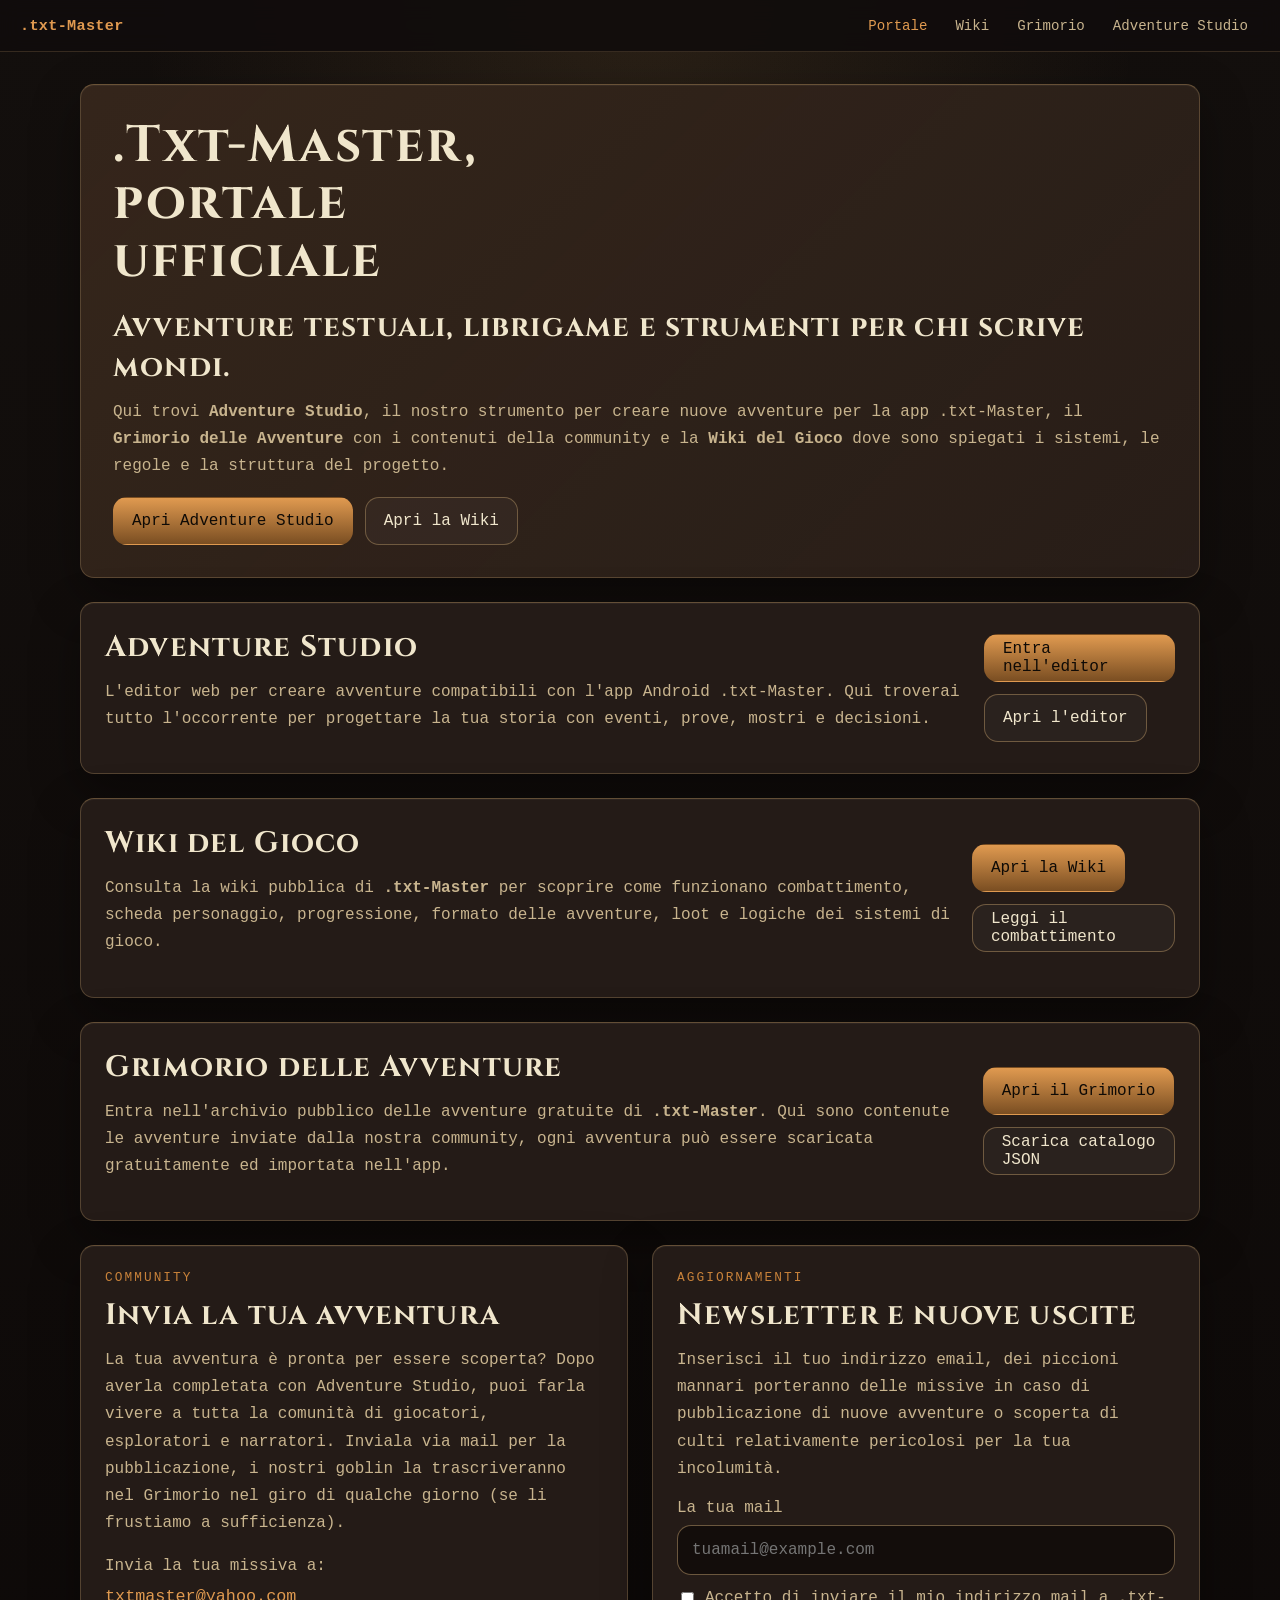
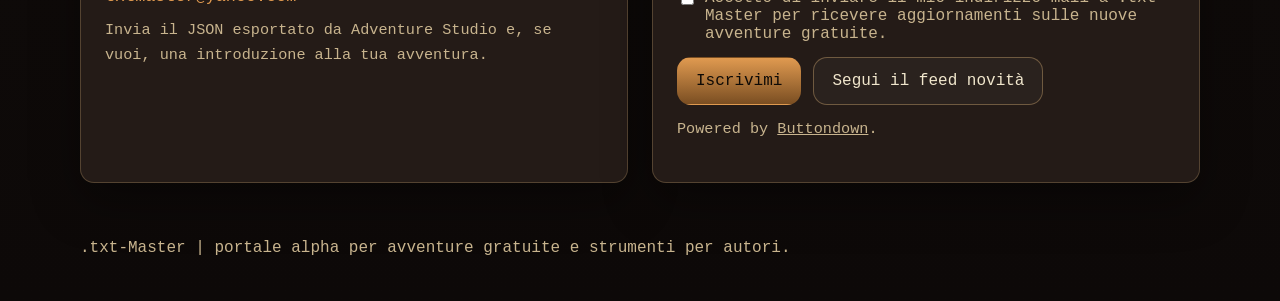
<file: index.html>
<!DOCTYPE html>
<html lang="it">
<head>
  <meta charset="UTF-8">
  <meta name="viewport" content="width=device-width, initial-scale=1.0">
  <title>.txt-Master | Avventure e Adventure Studio</title>
  <meta name="description" content="Portale ufficiale di .txt-Master: Adventure Studio, archivio avventure scaricabili, invio nuove storie, wiki dei sistemi di gioco e iscrizione newsletter.">
  <meta property="og:title" content=".txt-Master — Avventure Testuali">
  <meta property="og:description" content="Crea e gioca avventure dark fantasy old-school. Editor visuale, archivio gratuito, wiki del gioco e app Android.">
  <meta property="og:type" content="website">
  <meta property="og:locale" content="it_IT">
  <link rel="manifest" href="./manifest.webmanifest">
  <link rel="stylesheet" href="./styles.css">
</head>
<body>
  <nav class="site-nav">
    <a class="site-nav__brand" href="./index.html">.txt-Master</a>
    <div class="site-nav__links">
      <a href="./index.html" class="site-nav__link site-nav__link--active">Portale</a>
      <a href="./wiki.html" class="site-nav__link">Wiki</a>
      <a href="./grimorio.html" class="site-nav__link">Grimorio</a>
      <a href="./adventure-studio/index.html" class="site-nav__link">Adventure Studio</a>
    </div>
  </nav>

  <header class="hero">
    <div class="hero__inner">
      <h1>.Txt-Master, portale ufficiale</h1>
      <h2>Avventure testuali, librigame e strumenti per chi scrive mondi.</h2>
      <p class="hero__copy">
        Qui trovi <strong>Adventure Studio</strong>, il nostro strumento per creare nuove avventure per la app .txt-Master, il <strong>Grimorio delle Avventure</strong> con i contenuti della community e la <strong>Wiki del Gioco</strong> dove sono spiegati i sistemi, le regole e la struttura del progetto.
      </p>
      <div class="hero__actions">
        <a class="button button--primary" href="./adventure-studio/index.html">Apri Adventure Studio</a>
        <a class="button button--ghost" href="./wiki.html">Apri la Wiki</a>
      </div>
    </div>
  </header>

  <main class="page">
    <section class="panel panel--intro">
      <div>
        <h2>Adventure Studio</h2>
        <p>
          L'editor web per creare avventure compatibili con l'app Android .txt-Master.
          Qui troverai tutto l'occorrente per progettare la tua storia con eventi, prove, mostri e decisioni.
        </p>
      </div>
      <div class="card-actions">
        <a class="button button--primary" href="./adventure-studio/index.html">Entra nell'editor</a>
        <a class="button button--ghost" href="./adventure-studio/index.html">Apri l'editor</a>
      </div>
    </section>

    <section class="panel panel--intro">
      <div>
        <h2>Wiki del Gioco</h2>
        <p>
          Consulta la wiki pubblica di <strong>.txt-Master</strong> per scoprire come funzionano combattimento, scheda personaggio, progressione, formato delle avventure, loot e logiche dei sistemi di gioco.
        </p>
      </div>
      <div class="card-actions">
        <a class="button button--primary" href="./wiki.html">Apri la Wiki</a>
        <a class="button button--ghost" href="./wiki-combattimento.html">Leggi il combattimento</a>
      </div>
    </section>

    <section class="panel panel--intro">
      <div>
        <h2>Grimorio delle Avventure</h2>
        <p>
          Entra nell'archivio pubblico delle avventure gratuite di <strong>.txt-Master</strong>.
          Qui sono contenute le avventure inviate dalla nostra community, ogni avventura può essere scaricata gratuitamente ed importata nell'app.
        </p>
      </div>
      <div class="card-actions">
        <a class="button button--primary" href="./grimorio.html">Apri il Grimorio</a>
        <a class="button button--ghost" href="./adventures/catalog.json">Scarica catalogo JSON</a>
      </div>
    </section>

    <section class="split">
      <article class="panel">
        <div class="eyebrow">Community</div>
        <h2>Invia la tua avventura</h2>
        <p>
          La tua avventura è pronta per essere scoperta? Dopo averla completata con Adventure Studio, puoi farla vivere a tutta la comunità di giocatori, esploratori e narratori. Inviala via mail per la pubblicazione, i nostri goblin la trascriveranno nel Grimorio nel giro di qualche giorno (se li frustiamo a sufficienza).
        </p>
        <p class="meta-label">Invia la tua missiva a:</p>
        <a class="contact-link" href="mailto:txtmaster@yahoo.com?subject=Invio%20avventura%20.txt-Master">txtmaster@yahoo.com</a>
        <p class="note">
          Invia il JSON esportato da Adventure Studio e, se vuoi, una introduzione alla tua avventura.
        </p>
      </article>

      <article class="panel">
        <div class="eyebrow">Aggiornamenti</div>
        <h2>Newsletter e nuove uscite</h2>
        <p>
          Inserisci il tuo indirizzo email, dei piccioni mannari porteranno delle missive in caso di pubblicazione di nuove avventure o scoperta di culti relativamente pericolosi per la tua incolumità.
        </p>
        <form class="newsletter-form" action="https://buttondown.com/api/emails/embed-subscribe/.txt-Master" method="post">
          <label class="field">
            <span>La tua mail</span>
            <input type="email" name="email" placeholder="tuamail@example.com" required>
          </label>
          <label class="field field--checkbox">
            <input type="checkbox" name="privacy_consent" required>
            <span>Accetto di inviare il mio indirizzo mail a .txt-Master per ricevere aggiornamenti sulle nuove avventure gratuite.</span>
          </label>
          <div class="card-actions">
            <button class="button button--primary" type="submit">Iscrivimi</button>
            <a class="button button--ghost" href="./feed.xml">Segui il feed novità</a>
          </div>
        </form>
        <p class="note">
          Powered by <a href="https://buttondown.com/refer/.txt-Master" target="_blank" rel="noopener">Buttondown</a>.
        </p>
      </article>
    </section>
  </main>

  <footer class="footer">
    <p>.txt-Master | portale alpha per avventure gratuite e strumenti per autori.</p>
  </footer>

  <script src="./app.js" type="module"></script>
</body>
</html>
</file>
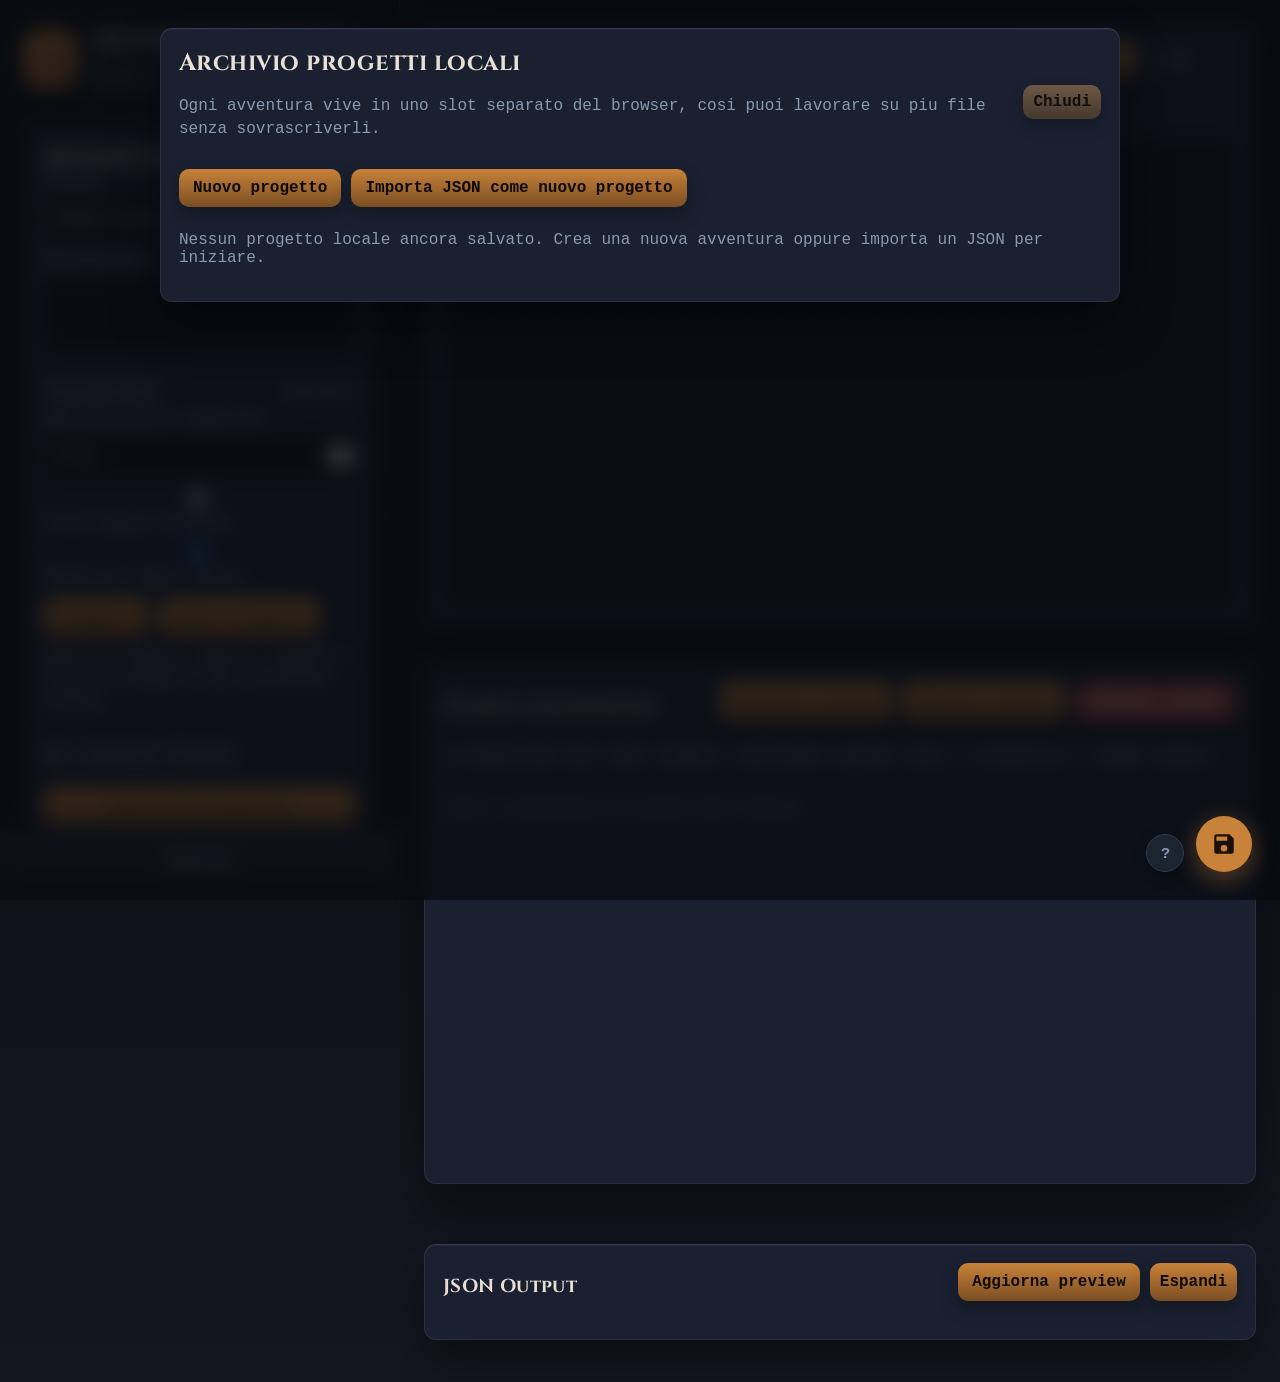
<file: adventure-studio/index.html>
﻿<!doctype html>
<html lang="it">
<head>
  <meta charset="utf-8">
  <meta name="viewport" content="width=device-width, initial-scale=1">
  <title>Adventure Studio â€” .txt-Master</title>
  <meta name="description" content="Editor visuale per creare avventure dark fantasy compatibili con .txt-Master. Nodi drag-and-drop, combattimenti, loot e export JSON diretto.">
  <link rel="stylesheet" href="./styles.css">
</head>
<body>

  <!-- Tutorial overlay (shown on first visit) -->
  <div id="tutorial-overlay" class="tutorial-overlay hidden" role="dialog" aria-modal="true" aria-labelledby="tutorial-title">
    <div class="tutorial-card">
      <h2 id="tutorial-title">Benvenuto in Adventure Studio</h2>
      <p>Crea avventure dark fantasy compatibili con .txt-Master in pochi passi.</p>
      <ul class="tutorial-steps">
        <li>
          <span class="tutorial-step-icon">1</span>
          <span>Premi <strong>Nuovo evento</strong> o usa il tasto <kbd>N</kbd> per aggiungere nodi alla mappa del flusso.</span>
        </li>
        <li>
          <span class="tutorial-step-icon">2</span>
          <span>Clicca un nodo per aprire l'editor: aggiungi testo, scelte, mostri e loot.</span>
        </li>
        <li>
          <span class="tutorial-step-icon">3</span>
          <span>Trascina il pallino arancione a destra di un nodo verso un altro per collegare le scene.</span>
        </li>
        <li>
          <span class="tutorial-step-icon">4</span>
          <span>Usa <strong>Salva avventura</strong> (o <kbd>Ctrl+S</kbd>) per salvare localmente nel browser in qualsiasi momento.</span>
        </li>
        <li>
          <span class="tutorial-step-icon">5</span>
          <span>Premi <strong>Esporta JSON</strong> per ottenere il file compatibile con l'app Android.</span>
        </li>
      </ul>
      <div class="tutorial-footer">
        <p class="hint">Puoi riaprire questo tutorial dal tasto <strong>Tutorial</strong> in basso nella sidebar.</p>
        <button id="tutorial-skip-btn" type="button" class="button-ghost-small">Salta</button>
        <button id="tutorial-close-btn" type="button">Inizia</button>
      </div>
    </div>
  </div>

  <!-- Hotkey badge -->
  <button id="hotkey-badge-btn" class="hotkey-badge" type="button" title="Scorciatoie da tastiera" aria-label="Mostra scorciatoie">?</button>
  <div id="hotkey-panel" class="hotkey-panel hidden" role="tooltip">
    <h4>Scorciatoie</h4>
    <ul class="hotkey-list">
      <li><span>Nuovo evento</span><kbd>N</kbd></li>
      <li><span>Salva avventura</span><kbd>Ctrl+S</kbd></li>
      <li><span>Copia evento</span><kbd>Ctrl+C</kbd></li>
      <li><span>Incolla evento</span><kbd>Ctrl+V</kbd></li>
      <li><span>Elimina evento</span><kbd>Canc</kbd></li>
      <li><span>Chiudi pannello</span><kbd>Esc</kbd></li>
    </ul>
  </div>

  <div id="project-picker-overlay" class="project-picker-overlay hidden">
    <div class="project-picker panel">
      <div class="panel-header project-picker-header">
        <div>
          <h2>Archivio progetti locali</h2>
          <p class="hint">Ogni avventura vive in uno slot separato del browser, cosi puoi lavorare su piu file senza sovrascriverli.</p>
        </div>
        <button id="close-project-picker-btn" type="button" class="small">Chiudi</button>
      </div>
      <div class="button-row project-picker-actions">
        <button id="create-project-btn" type="button">Nuovo progetto</button>
        <button id="picker-import-json-btn" type="button">Importa JSON come nuovo progetto</button>
      </div>
      <div id="project-picker-empty" class="empty-state hidden">
        Nessun progetto locale ancora salvato. Crea una nuova avventura oppure importa un JSON per iniziare.
      </div>
      <div id="project-picker-list" class="project-picker-list"></div>
    </div>
  </div>
  <div class="app-shell flow-shell">
    <aside class="sidebar">
      <div class="sidebar-scroll-area">
        <div class="brand">
          <div class="brand-mark">AS</div>
          <div>
            <h1>Adventure Studio</h1>
            <p>Forge per avventure dark fantasy</p>
          </div>
        </div>
        <div class="panel">
          <h2>Avventura</h2>
          <label>Titolo<input id="adventure-title" type="text" placeholder="La Cripta di Cenere"></label>
          <label>Descrizione<textarea id="adventure-description" rows="3"></textarea></label>
          <details class="subsection panel-collapsible compact-section">
            <summary class="panel-summary compact-summary">
              <span>Tag grimorio</span>
              <small>Opzionale</small>
            </summary>
            <div class="three-col compact-tags-grid">
              <label>Tag 1<input id="adventure-tag-1" type="text" placeholder="torbiera"></label>
              <label>Tag 2<input id="adventure-tag-2" type="text" placeholder="abbazia"></label>
              <label>Tag 3<input id="adventure-tag-3" type="text" placeholder="mistero"></label>
            </div>
          </details>
          <label>Moltiplicatore adattivo<input id="adventure-adaptive-multiplier" type="number" min="0" max="0.35" step="0.01" value="0.12"></label>
          <label class="checkbox-line"><input id="adventure-force-equip-start" type="checkbox"> Forza equip iniziale</label>
          <label class="checkbox-line"><input id="alpha-strict-validation" type="checkbox" checked> Modalita alpha severa</label>
          <div class="button-row">
            <button id="restore-local-btn" type="button">Progetti</button>
            <button id="reset-project-btn" type="button">Nuovo progetto</button>
          </div>
          <p id="autosave-indicator" class="hint">Autosave locale inattivo.</p>
          <details id="starter-kit-details" class="subsection panel-collapsible compact-section">
            <summary class="panel-summary compact-summary">
              <span>Kit iniziale forzato</span>
            </summary>
            <p class="hint">Questi item vengono consegnati al giocatore all&apos;inizio della run. Lo stash non sarà disponibile.</p>
            <div class="subsection-header">
              <button id="add-starter-kit-btn" type="button">Aggiungi oggetto al kit</button>
            </div>
            <div id="starter-kit-list"></div>
          </details>
          <div class="sidebar-primary-actions">
            <button id="validate-adventure-btn" type="button">Controlla avventura</button>
            <button id="export-json-btn">Esporta JSON</button>
            <button id="import-json-btn" type="button">Importa JSON</button>
            <input id="import-json-input" type="file" accept=".json,application/json" class="hidden-file-input">
          </div>
          <!-- hidden selects kept for JS compatibility -->
          <select id="example-adventure-select" class="hidden-file-input" aria-hidden="true" tabindex="-1"></select>
          <button id="load-example-btn" type="button" class="hidden-file-input" aria-hidden="true" tabindex="-1">Apri esempio</button>
          <div class="subsection">
            <div class="subsection-header">
              <h4>Validazione export</h4>
            </div>
            <div id="validation-summary" class="validation-summary"></div>
            <ul id="validation-list" class="validation-list"></ul>
          </div>
        </div>
      </div>
      <div class="sidebar-footer">
        <button id="tutorial-open-btn" type="button" class="tutorial-open-btn">Tutorial</button>
      </div>
    </aside>

    <div class="visually-hidden" aria-hidden="true">
      <select id="monster-preset-select"></select>
      <button id="add-monster-from-preset-btn" type="button">Aggiungi preset</button>
      <ul id="monster-list" class="list"></ul>
      <select id="loot-preset-select"></select>
    </div>

    <main class="workspace">
      <section class="panel">
        <div class="panel-header">
          <div class="panel-header-title">
            <h2>Mappa del Flusso</h2>
            <button id="add-scene-btn">Nuovo evento</button>
          </div>
          <div class="flow-toolbar">
            <input id="flow-search" type="search" placeholder="Cerca nodo..." class="flow-search-input" autocomplete="off" aria-label="Cerca nodo per titolo">
            <span id="flow-stats" class="flow-stats"></span>
            <button id="group-chapter-btn" type="button" class="small hidden">Raggruppa in capitolo</button>
            <button id="flow-zoom-out-btn" type="button" class="small" aria-label="Riduci mappa">-</button>
            <span id="flow-zoom-label" class="flow-zoom-label">100%</span>
            <button id="flow-zoom-in-btn" type="button" class="small" aria-label="Aumenta mappa">+</button>
            <button id="minimap-toggle-btn" type="button" class="small" title="Mappa panoramica">&#x229E;</button>
          </div>
        </div>
        <div id="flow-board" class="flow-board">
          <div id="flow-stage" class="flow-stage">
            <div id="flow-viewport" class="flow-viewport">
              <svg id="flow-links" class="flow-links"></svg>
              <div id="flow-canvas" class="flow-canvas"></div>
              <div id="choice-nodes-layer" class="choice-nodes-layer"></div>
            </div>
          </div>
          <div id="flow-minimap-wrap" class="flow-minimap-wrap hidden">
            <canvas id="flow-minimap" width="180" height="100"></canvas>
          </div>
        </div>
      </section>

      <section class="editor-grid single-col">
        <div class="panel editor-panel">
          <div class="panel-header">
            <div class="panel-header-title">
              <h3 id="scene-panel-title">Evento selezionato</h3>
              <span id="scene-type-badge" class="scene-type-badge hidden"></span>
              <span id="scene-status-dot" class="scene-status-dot hidden" title="Stato scena"></span>
            </div>
            <div class="button-row">
              <button id="add-scene-image-btn" type="button">Ritratto evento</button>
              <button id="duplicate-scene-btn" type="button">Duplica evento</button>
              <button id="delete-scene-btn" class="danger">Elimina evento</button>
            </div>
          </div>
          <input id="scene-image-input" type="file" accept="image/*" class="hidden-file-input">
          <p id="scene-save-status" class="hint">Le modifiche del nodo vengono confermate quando salvi l'avventura o cambi evento.</p>

          <div id="scene-empty" class="empty-state">
            Crea o seleziona un evento dal flusso.
          </div>

          <div id="scene-editor" class="editor-form hidden">
            <div class="scene-core-grid">
              <label>
                Tipo evento
                <select id="scene-kind">
                  <option value="description">Descrizione</option>
                  <option value="check">Prova</option>
                  <option value="combat">Combattimento</option>
                </select>
              </label>
              <label>Titolo evento<input id="scene-title" type="text"></label>
            </div>
            <label class="scene-text-section">Testo iniziale<textarea id="scene-opening-text" rows="7"></textarea></label>
            <div id="scene-image-preview" class="scene-image-preview hidden">
              <div class="scene-image-stage">
                <div class="scene-image-stage-label">Anteprima card app</div>
                <img id="scene-image-thumb" alt="Anteprima immagine evento">
              </div>
              <div class="scene-image-meta">
                <strong id="scene-image-name">Immagine evento</strong>
                <p class="hint">Questa anteprima simula il taglio della card dentro l'app. Regola zoom e posizione prima dell'export.</p>
                <div class="scene-image-controls">
                  <label>Zoom
                    <input id="scene-image-zoom" type="range" min="1" max="2.5" step="0.05" value="1">
                  </label>
                  <label>Spostamento orizzontale
                    <input id="scene-image-focus-x" type="range" min="0" max="100" step="1" value="50">
                  </label>
                  <label>Spostamento verticale
                    <input id="scene-image-focus-y" type="range" min="0" max="100" step="1" value="50">
                  </label>
                </div>
                <div class="button-row">
                  <button id="replace-scene-image-btn" type="button" class="small">Sostituisci immagine</button>
                  <button id="remove-scene-image-btn" type="button" class="danger small">Rimuovi immagine</button>
                </div>
              </div>
            </div>


            <details id="scene-combat-config" class="subsection hidden compact-section" open>
              <summary class="panel-summary compact-summary">
                <span>Mostri della scena</span>
                <small id="scene-combat-summary">Esiti + roster</small>
              </summary>
              <p class="hint">Aggiungi qui i mostri realmente presenti nello scontro. Ogni voce resta comprimibile e modificabile quando serve.</p>
              <div id="combat-group-list"></div>
              <button id="add-combat-group-btn">Aggiungi mostro</button>
            </details>

            <details id="scene-outcomes-section" class="subsection hidden compact-section" open>
              <summary class="panel-summary compact-summary">
                <span>Esiti</span>
                <small id="scene-outcomes-summary">Rami dell'evento</small>
              </summary>
              <p id="scene-outcomes-hint" class="hint">Ogni esito puo andare direttamente a un altro evento oppure aprire un piccolo bivio successivo.</p>
              <div id="scene-outcomes-list"></div>
            </details>

            <details id="scene-loot-section" class="subsection compact-section">
              <summary class="panel-summary compact-summary">
                <span>Loot evento</span>
                <small id="scene-loot-summary">Ricompense e oggetti</small>
              </summary>
              <div class="subsection-header">
                <button id="add-scene-loot-btn">Aggiungi loot</button>
              </div>
              <div id="scene-loot-list"></div>
            </details>

            <details id="scene-choices-section" class="subsection compact-section" open>
              <summary class="panel-summary compact-summary">
                <span>Scelte</span>
                <small id="scene-choices-summary">Esiti e collegamenti</small>
              </summary>
              <p id="scene-choices-hint" class="hint">Le scelte guidano il nodo e i suoi rami principali.</p>
              <div class="subsection-header">
                <button id="add-choice-btn">Aggiungi scelta</button>
              </div>
              <div id="choice-list"></div>
            </details>
          </div>
        </div>

        <div class="panel editor-panel hidden">
          <div class="panel-header">
            <h3>Mostro selezionato</h3>
            <button id="delete-monster-btn" class="danger">Elimina mostro</button>
          </div>
          <div id="monster-empty" class="empty-state">Seleziona o crea un mostro.</div>
          <div id="monster-editor" class="editor-form hidden">
            <div class="subsection monster-preset-bar">
              <div class="subsection-header">
                <h4>Applica preset al mostro selezionato</h4>
                <button id="apply-monster-preset-btn" type="button">Applica preset</button>
              </div>
              <label>Preset mostro<select id="monster-editor-preset-select"></select></label>
            </div>
            <label>Nome<input id="monster-name" type="text"></label>
            <label>Descrizione<textarea id="monster-description" rows="4"></textarea></label>
            <div class="two-col">
              <label>HP<input id="monster-hp" type="number" min="1"></label>
              <label>Bonus attacco<input id="monster-attack" type="number"></label>
              <label>Difesa<input id="monster-defense" type="number"></label>
              <label>Ricompensa oro<input id="monster-gold" type="number" min="0"></label>
              <label>Danno min<input id="monster-damage-min" type="number" min="0"></label>
              <label>Danno max<input id="monster-damage-max" type="number" min="0"></label>
            </div>
            <div class="subsection">
              <div class="subsection-header">
                <h4>Abilita speciali</h4>
              </div>
              <div class="two-col">
                <label class="checkbox-line"><input id="monster-ability-howl" type="checkbox" value="enemy_howl_of_dread"> Urlo di Rovina</label>
                <label class="checkbox-line"><input id="monster-ability-charge" type="checkbox" value="enemy_brutal_charge"> Carica Brutale</label>
                <label class="checkbox-line"><input id="monster-ability-claws" type="checkbox" value="enemy_draining_claws"> Artigli Famelici</label>
                <label class="checkbox-line"><input id="monster-ability-regen" type="checkbox" value="enemy_regenerate"> Rigenerazione</label>
                <label class="checkbox-line"><input id="monster-ability-armorbreak" type="checkbox" value="enemy_armor_break"> Spezza Armatura</label>
                <label class="checkbox-line"><input id="monster-ability-enrage" type="checkbox" value="enemy_enrage"> Furia Crescente</label>
              </div>
              <label class="checkbox-line"><input id="monster-berserker-phase" type="checkbox"> Fase Berserk (sotto 20% HP: ATK +4, DEF ignorata)</label>
            </div>
            <div class="subsection">
              <div class="subsection-header">
                <h4>Loot mostro</h4>
                <button id="add-monster-loot-btn">Aggiungi loot</button>
              </div>
              <div class="loot-quick-btns">
                <button type="button" data-quick-loot="coins" class="small" title="Aggiunge monete come loot (treasure, trade_value)">+ Monete</button>
                <button type="button" data-quick-loot="healing_potion" class="small" title="Aggiunge una pozione curativa (consumable, restore_hp)">+ Pozione</button>
                <button type="button" data-quick-loot="rusted_blade" class="small" title="Aggiunge un'arma di scarto come drop (weapon)">+ Arma drop</button>
                <button type="button" data-quick-loot="wolf_pelt" class="small" title="Aggiunge un oggetto tesoro generico (treasure)">+ Tesoro</button>
              </div>
              <div id="monster-loot-list"></div>
            </div>
          </div>
        </div>
      </section>

      <section class="panel output-panel">
        <div class="panel-header">
          <h3>JSON Output</h3>
          <div class="button-row">
            <button id="refresh-json-btn">Aggiorna preview</button>
            <button id="toggle-json-btn" type="button" class="small">Espandi</button>
          </div>
        </div>
        <textarea id="json-output" rows="18" spellcheck="false" class="hidden"></textarea>
      </section>
    </main>
  </div>

  <template id="choice-template">
    <div class="choice-card">
      <label>Testo scelta<input data-field="text" type="text"></label>
      <label>Testo finale della scelta<textarea data-field="endingText" rows="3"></textarea></label>
      <label>Collega a evento<select data-field="targetSceneId"></select></label>
      <details class="compact-section nested-section">
        <summary class="panel-summary compact-summary">
          <span>Requisiti</span>
          <small data-role="req-summary-hint">Nessuno</small>
        </summary>
        <div class="req-mode-row">
          <label>Tipo requisito
            <select data-field="reqMode">
              <option value="">â€” Nessuno â€”</option>
              <option value="key">ðŸ”‘ Chiave</option>
              <option value="item">ðŸ“¦ Oggetto specifico</option>
              <option value="category">ðŸ—‚ Categoria</option>
              <option value="effect">âœ¨ Effetto</option>
            </select>
          </label>
        </div>
        <div data-req-section="key" class="req-section choice-check-grid" style="display:none">
          <label class="full-width">Chiave richiesta<select data-field="requiredLockId"></select></label>
          <p class="hint full-width" data-role="req-key-hint"></p>
        </div>
        <div data-req-section="item" class="req-section choice-check-grid" style="display:none">
          <label>Oggetto (preset)<select data-field="requiredItemId"></select></label>
          <label>ItemId runtime<input data-field="requiredItemIdCustom" type="text" placeholder="es. ancient_seal"></label>
          <p class="hint full-width">Scegli dal preset o scrivi l'itemId direttamente se Ã¨ un oggetto personalizzato. Il giocatore deve averlo in inventario.</p>
        </div>
        <div data-req-section="category" class="req-section choice-check-grid" style="display:none">
          <label class="full-width">Categoria richiesta<select data-field="requiredItemCategory"></select></label>
          <p class="hint full-width">Il giocatore deve avere almeno un oggetto di questa categoria.</p>
        </div>
        <div data-req-section="effect" class="req-section choice-check-grid" style="display:none">
          <label class="full-width">Effetto richiesto<select data-field="requiredEffectId"></select></label>
          <p class="hint full-width">Il giocatore deve possedere un oggetto con questo effetto attivo.</p>
        </div>
        <div class="req-consume-row">
          <label class="checkbox-line"><input data-field="consumeOnUse" type="checkbox"> Consuma il requisito all'uso</label>
        </div>
      </details>
      <details class="compact-section nested-section">
        <summary class="panel-summary compact-summary">
          <span>Skill check</span>
          <small data-role="check-summary-hint">Solo se serve</small>
        </summary>
        <div class="choice-check-grid">
          <label>Abilita check<select data-field="checkAttribute"></select></label>
          <label>Difficolta<input data-field="checkDifficulty" type="number"></label>
          <label>Evento se successo<select data-field="checkSuccess"></select></label>
          <label>Evento se fallisce <small>(vuoto = rimane qui)</small><select data-field="checkFailure"></select></label>
        </div>
        <label class="checkbox-line"><input data-field="burnOnFailure" type="checkbox"> Brucia scelta al fallimento â€” scompare dopo un tentativo fallito</label>
        <!-- SUCCESSO inline â€” visibile solo con "Resta qui" -->
        <div data-role="success-inline-section" style="display:none">
          <p class="hint inline-branch-label">Esito successo (resta nella scena)</p>
          <div data-role="success-loot-list"></div>
          <button data-action="add-success-loot" type="button" class="small">+ Loot al successo</button>
          <label>Testo narrativo al successo<textarea data-field="successText" rows="2" placeholder="es. Le rune indicano la porta centrale."></textarea></label>
          <label>Combattimento al successo<select data-field="successEncounterId"></select></label>
          <label>Condizione al successo<select data-field="successCondition"></select></label>
          <label>Sblocca scelta (ID) al successo<input data-field="successUnlockChoiceId" type="text" placeholder="es. hidden_door"></label>
        </div>
        <!-- FALLIMENTO inline â€” visibile solo con "Resta qui" -->
        <div data-role="failure-inline-section" style="display:none">
          <p class="hint inline-branch-label">Esito fallimento (resta nella scena)</p>
          <div data-role="failure-loot-list"></div>
          <button data-action="add-failure-loot" type="button" class="small">+ Loot al fallimento</button>
          <label>Testo narrativo al fallimento<textarea data-field="failureText" rows="2" placeholder="es. Non riesci a interpretare le rune."></textarea></label>
          <label>Combattimento al fallimento<select data-field="failureEncounterId"></select></label>
          <label>Condizione al fallimento<select data-field="failureCondition"></select></label>
          <label>Sblocca scelta (ID) al fallimento<input data-field="failureUnlockChoiceId" type="text" placeholder="es. hidden_door"></label>
        </div>
      </details>
      <label class="checkbox-line"><input data-field="hidden" type="checkbox"> Scelta nascosta â€” visibile solo se sbloccata da una prova (successUnlockChoiceId / failureUnlockChoiceId)</label>
      <hr class="choice-divider">
      <button data-action="remove-choice" class="danger small">Rimuovi scelta</button>
    </div>
  </template>

  <template id="loot-template">
    <details class="loot-card" open>
      <summary class="panel-summary compact-summary loot-summary">
        <span data-role="loot-title">Loot</span>
        <div class="loot-summary-meta">
          <small data-role="loot-meta">Quantita 1</small>
          <small data-role="loot-tag">Comune</small>
          <label class="loot-quest-inline" title="Quest item: questo oggetto Ã¨ necessario per sbloccare una scelta narrativa specifica. Non si puÃ² scartare."><input data-field="questItem" type="checkbox"> Quest</label>
          <small data-role="loot-action">Approva loot</small>
        </div>
      </summary>

      <label>Tipo loot<select data-field="itemName"></select></label>
      <p class="hint loot-preview" data-role="loot-preview"></p>
      <p class="hint loot-error" data-role="loot-error" style="display:none"></p>

      <label>Quantita<input data-field="quantity" type="number" min="1" value="1"></label>
      <div data-role="accessory-config" class="accessory-config" style="display:none"></div>

      <div class="loot-effects-section">
        <div class="loot-effects-header">
          <span class="loot-effects-label">Effetti</span>
          <button data-action="add-effect" type="button" class="small">+ Effetto</button>
        </div>
        <div data-role="effect-chips" class="effect-chips"></div>
        <p class="hint effect-help" data-role="effect-help"></p>
      </div>

      <details class="loot-advanced">
        <summary>Opzioni avanzate</summary>

        <label>Rarita<select data-field="rarity"></select></label>
        <label>Categoria<select data-field="category"></select></label>

        <div data-role="armor-type-row" style="display:none">
          <label>Peso armatura
            <select data-field="armorType">
              <option value="light">Leggera â€” nessuna penalitÃ </option>
              <option value="medium">Media â€” stamina max -1, -1 a survival/precision/dex</option>
              <option value="heavy">Pesante â€” stamina max -2, -2 a survival/precision/dex</option>
            </select>
          </label>
          <p class="hint">Il peso viene usato dal runtime per calcolare penalitÃ  a stamina e skill check di mobilitÃ .</p>
        </div>

        <div data-role="lock-row">
          <label>Lock ID
            <input data-field="lockId" type="text" placeholder="es. magister_archive">
          </label>
          <p class="hint" data-role="lock-hint"></p>
        </div>

        <div data-role="quest-item-id-row" style="display:none">
          <label>Quest Item ID
            <input data-field="questItemId" type="text" placeholder="es. abbot_seal">
          </label>
          <p class="hint">Usalo solo per i quest item unici che devono essere richiamati da un nodo requirement.</p>
        </div>

        <div data-role="custom-row">
          <label>Nome personalizzato<input data-field="customName" type="text" placeholder="Solo se scegli Personalizzato"></label>
        </div>

        <p class="hint quest-hint">Il flag Quest si imposta dalla riga del titolo della card (checkbox "Quest"). Il giocatore non potrÃ  scartarlo; usalo solo se una scelta nell'avventura ha lo stesso itemId come requisito.</p>
      </details>

      <div class="button-row loot-actions">
        <button data-action="approve-loot" type="button" class="small">Approva loot</button>
        <button data-action="remove-loot" type="button" class="danger small">Rimuovi loot</button>
      </div>
    </details>
  </template>

  <template id="combat-group-template">
    <details class="choice-card combat-group-card" open>
      <summary class="panel-summary compact-summary combat-group-summary">
        <span data-role="group-title">Mostro della scena</span>
        <div class="combat-group-summary-meta">
          <small data-role="group-meta">Quantita 1</small>
          <small data-role="group-tag">Custom</small>
          <small data-role="group-mode">Modifica mostro</small>
          <button type="button" data-action="edit-loot-inline" class="summary-link-btn">Modifica loot</button>
        </div>
      </summary>
      <p class="hint monster-card-hint">Scegli un mostro oppure creane uno nuovo. Dopo la selezione la card si compatta da sola.</p>
      <label>Mostro<select data-field="monsterId"></select></label>
      <label>Quantita<input data-field="count" type="number" min="1" value="1"></label>
      <div class="monster-preview" data-role="preview"></div>
      <div class="monster-inline-editor">
        <div class="subsection-header monster-mode-header">
          <h4>Modifica mostro</h4>
          <button type="button" data-action="collapse-group" class="small">Vista compatta</button>
        </div>
        <label>Nome<input data-field="monsterName" type="text"></label>
        <label>Descrizione<textarea data-field="monsterDescription" rows="3"></textarea></label>
        <div class="two-col">
          <label>HP<input data-field="monsterHp" type="number" min="1"></label>
          <label>Bonus attacco<input data-field="monsterAttack" type="number"></label>
          <label>Difesa<input data-field="monsterDefense" type="number"></label>
          <label>Ricompensa oro<input data-field="monsterGold" type="number" min="0"></label>
          <label>Danno min<input data-field="monsterDamageMin" type="number" min="0"></label>
          <label>Danno max<input data-field="monsterDamageMax" type="number" min="0"></label>
        </div>
        <div class="subsection">
          <div class="subsection-header">
            <h4>Loot mostro</h4>
            <button type="button" data-action="add-monster-loot-inline">Aggiungi loot</button>
          </div>
          <div data-role="monster-loot-list"></div>
        </div>
      </div>
      <button data-action="remove-group" class="danger small">Rimuovi mostro</button>
    </details>
  </template>

  <template id="link-hint-template">
    <div class="link-hint">
      Trascina dal pallino a destra del nodo verso un altro nodo per creare un collegamento.
    </div>
  </template>

  <!-- Save FAB -->
  <button id="save-fab" class="save-fab" title="Salva avventura (Ctrl+S)" aria-label="Salva avventura">
    <svg xmlns="http://www.w3.org/2000/svg" viewBox="0 0 24 24" fill="currentColor" aria-hidden="true">
      <path d="M17 3H5a2 2 0 0 0-2 2v14a2 2 0 0 0 2 2h14a2 2 0 0 0 2-2V7l-4-4zm-5 16a3 3 0 1 1 0-6 3 3 0 0 1 0 6zm3-10H5V5h10v4z"/>
    </svg>
  </button>

  <!-- Save toast -->
  <div id="save-toast" class="save-toast" aria-live="polite">Avventura salvata!</div>

  <!-- Node Picker â€” aggiunge nodi scena o nodi evento indipendenti -->
  <div id="node-picker" class="node-picker hidden" role="dialog" aria-label="Aggiungi nodo">
    <div id="node-picker-step1">
      <div class="node-picker-title">Aggiungi nodo al grafo</div>
      <div class="node-picker-grid">
        <button class="node-picker-btn node-picker-btn--description" data-kind="description" title="Nodo narrativo con scelte">
          <span class="node-picker-icon">&#x1F4D6;</span>
          <span class="node-picker-label">Scena</span>
          <span class="node-picker-hint">Testo + scelte</span>
        </button>
        <button class="node-picker-btn node-picker-btn--transition" data-kind="transition" title="Nodo evento di transizione">
          <span class="node-picker-icon">&#x2192;</span>
          <span class="node-picker-label">Transizione</span>
          <span class="node-picker-hint">Passaggio / snodo</span>
        </button>
        <button class="node-picker-btn node-picker-btn--combat" data-kind="combat" title="Nodo evento di combattimento">
          <span class="node-picker-icon">&#x2694;</span>
          <span class="node-picker-label">Combattimento</span>
          <span class="node-picker-hint">Mostri + esiti</span>
        </button>
        <button class="node-picker-btn node-picker-btn--check" data-kind="skillcheck" title="Nodo evento skill check">
          <span class="node-picker-icon">&#x1F3B2;</span>
          <span class="node-picker-label">Skill check</span>
          <span class="node-picker-hint">Riuscita / fallimento</span>
        </button>
        <button class="node-picker-btn node-picker-btn--requirement" data-kind="requirement" title="Nodo evento requisito">
          <span class="node-picker-icon">&#x1F511;</span>
          <span class="node-picker-label">Requisito</span>
          <span class="node-picker-hint">Oggetti, chiavi, effetti</span>
        </button>
        <button class="node-picker-btn node-picker-btn--loot" data-kind="loot" title="Nodo evento loot">
          <span class="node-picker-icon">&#x1F4E6;</span>
          <span class="node-picker-label">Loot</span>
          <span class="node-picker-hint">Ricompense e bottino</span>
        </button>
        <button class="node-picker-btn node-picker-btn--dialogue" data-kind="dialogue" title="Nodo evento dialogo">
          <span class="node-picker-icon">&#x1F4AC;</span>
          <span class="node-picker-label">Dialogo</span>
          <span class="node-picker-hint">NPC + risposte</span>
        </button>
        <button class="node-picker-btn node-picker-btn--final" data-kind="final" title="Epilogo / fine percorso">
          <span class="node-picker-icon">&#x1F3C1;</span>
          <span class="node-picker-label">Fine</span>
          <span class="node-picker-hint">Epilogo / game over</span>
        </button>
      </div>
    </div>
  </div>

  <script src="./runtime-compiler.js"></script>
  <script src="./app.js"></script>
  <!-- Portrait Picker Modal -->
  <div id="portrait-modal" class="portrait-modal-overlay hidden" role="dialog" aria-modal="true" aria-labelledby="portrait-modal-title">
    <div class="portrait-modal">
      <div class="portrait-modal-header">
        <h3 id="portrait-modal-title">Scegli ritratto</h3>
        <button id="portrait-modal-close" type="button" class="small danger">✕</button>
      </div>
      <div class="portrait-modal-tabs">
        <button class="portrait-tab active" data-tab="archive">Archivio locale</button>
        <button class="portrait-tab" data-tab="upload">Aggiungi al archivio</button>
      </div>
      <div class="portrait-modal-body">
        <!-- Tab: archivio -->
        <div id="portrait-tab-archive">
          <div id="portrait-grid" class="portrait-grid"></div>
          <p id="portrait-empty" class="portrait-empty hidden">
            Nessun ritratto nell'archivio.<br>Vai su "Aggiungi all'archivio" per caricare le tue immagini.
          </p>
        </div>
        <!-- Tab: upload -->
        <div id="portrait-tab-upload" class="hidden">
          <label class="portrait-upload-zone" id="portrait-upload-zone">
            <div>Clicca per scegliere un'immagine dal PC</div>
            <div style="font-size:0.75rem;margin-top:4px;">PNG, JPG, WEBP — consigliato 512×512</div>
            <input id="portrait-file-input" type="file" accept="image/*">
          </label>
          <input id="portrait-name-input" class="portrait-name-input" type="text" placeholder="Nome ritratto (es. Guardia cittadina)">
          <div style="margin-top:10px;display:flex;gap:8px;">
            <button id="portrait-save-btn" type="button">Salva nell'archivio</button>
          </div>
          <p id="portrait-upload-hint" class="hint" style="margin-top:8px;"></p>
        </div>
      </div>
      <div class="portrait-modal-footer">
        <div class="portrait-manage-bar">
          <span id="portrait-archive-count" style="font-size:0.8rem;color:var(--muted)"></span>
        </div>
        <div style="display:flex;gap:8px;">
          <button id="portrait-remove-btn" type="button" class="danger small" disabled>Rimuovi selezionato</button>
          <button id="portrait-confirm-btn" type="button" disabled>Usa ritratto</button>
        </div>
      </div>
    </div>
  </div>

</body>
</html>
</file>
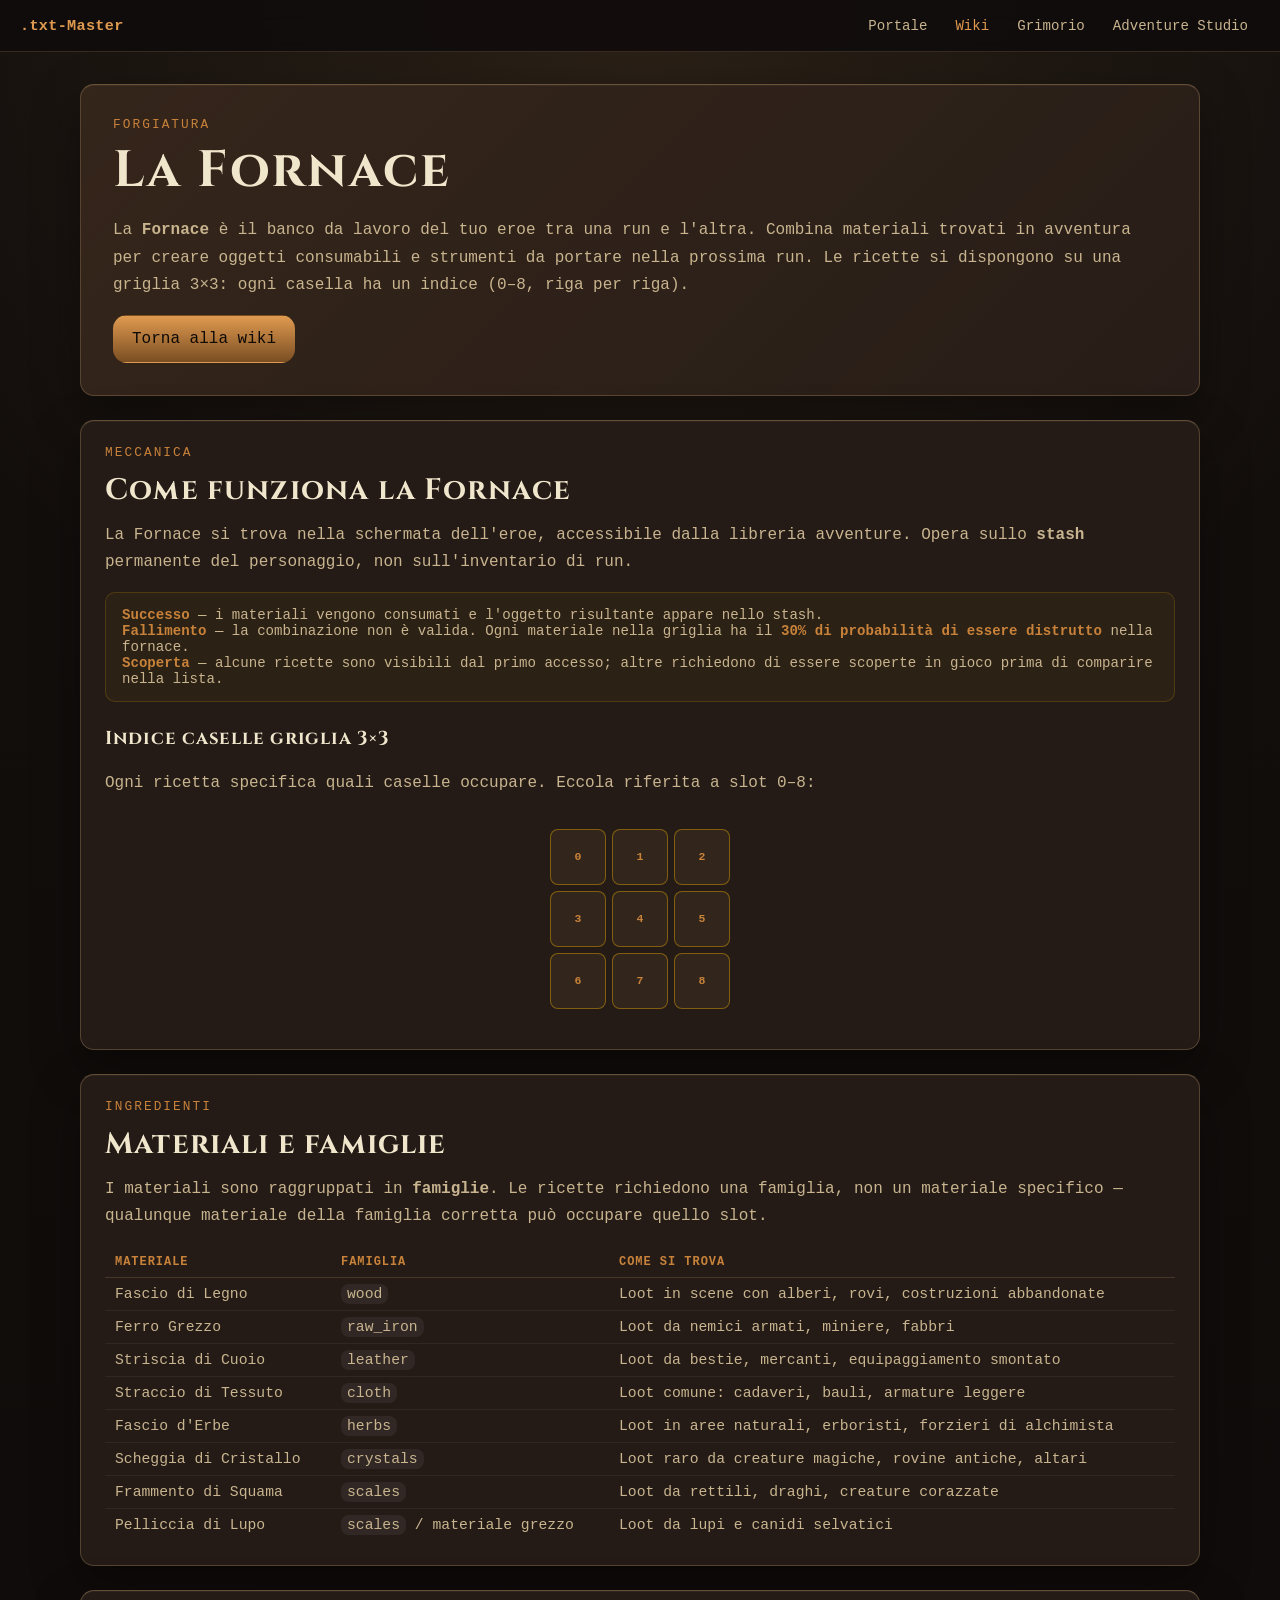
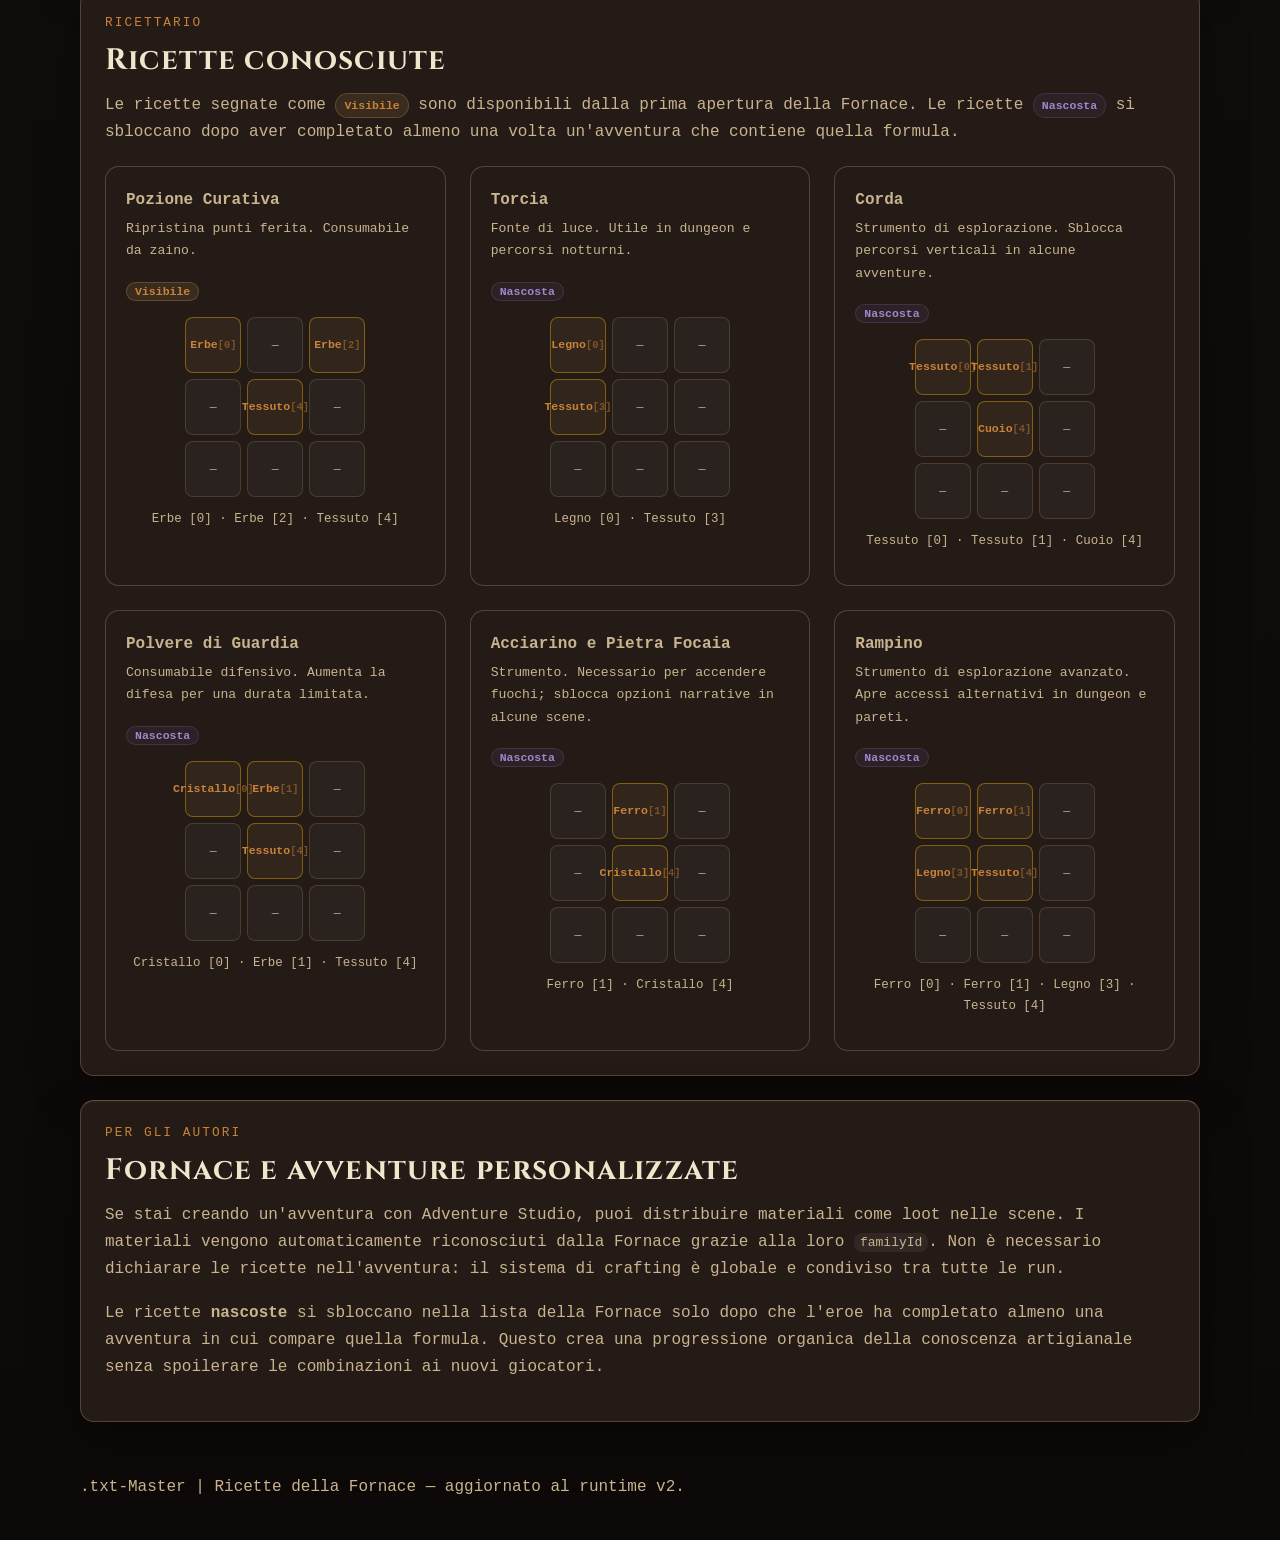
<file: crafting.html>
<!DOCTYPE html>
<html lang="it">
<head>
  <meta charset="UTF-8">
  <meta name="viewport" content="width=device-width, initial-scale=1.0">
  <title>.txt-Master | La Fornace — Ricette di Forgiatura</title>
  <meta name="description" content="Tutte le ricette della Fornace di .txt-Master: combinazioni di materiali, risultati e meccanica di crafting.">
  <link rel="manifest" href="./manifest.webmanifest">
  <link rel="stylesheet" href="./styles.css">
  <style>
    /* ── Griglia Fornace 3×3 ─────────────────────────────── */
    .forge-grid {
      display: grid;
      grid-template-columns: repeat(3, 56px);
      grid-template-rows: repeat(3, 56px);
      gap: 6px;
      margin: 0 auto;
    }
    .forge-cell {
      width: 56px;
      height: 56px;
      border: 1px solid rgba(124,100,71,0.4);
      border-radius: 8px;
      background: rgba(255,255,255,0.03);
      display: flex;
      align-items: center;
      justify-content: center;
      font-size: 0.72rem;
      color: var(--muted);
      text-align: center;
      line-height: 1.2;
      padding: 4px;
    }
    .forge-cell--filled {
      border-color: rgba(184,134,11,0.6);
      background: rgba(212,168,83,0.08);
      color: var(--accent);
      font-weight: 600;
    }
    /* ── Tabella materiali ───────────────────────────────── */
    .materials-table {
      width: 100%;
      border-collapse: collapse;
      font-size: 0.92rem;
    }
    .materials-table th {
      text-align: left;
      padding: 8px 10px;
      color: var(--accent);
      border-bottom: 1px solid rgba(124,100,71,0.4);
      font-weight: 700;
      text-transform: uppercase;
      font-size: 0.75rem;
      letter-spacing: 0.08em;
    }
    .materials-table td {
      padding: 8px 10px;
      border-bottom: 1px solid rgba(255,255,255,0.05);
      color: var(--muted);
      vertical-align: top;
    }
    .materials-table tr:last-child td { border-bottom: none; }
    /* ── Ricette list ────────────────────────────────────── */
    .recipe-list {
      display: grid;
      gap: 24px;
      grid-template-columns: repeat(auto-fill, minmax(340px, 1fr));
    }
    .recipe-card {
      background: var(--panel);
      border: 1px solid rgba(124,100,71,0.55);
      border-radius: 14px;
      padding: 20px 20px 20px 20px;
    }
    .recipe-card__head {
      display: flex;
      align-items: flex-start;
      gap: 16px;
      margin-bottom: 16px;
    }
    .recipe-card__result {
      flex: 1;
    }
    .recipe-card__name {
      font-weight: 700;
      color: var(--text);
      margin: 0 0 4px;
    }
    .recipe-card__hint {
      font-size: 0.82rem;
      color: var(--muted);
    }
    .recipe-tag {
      display: inline-flex;
      align-items: center;
      gap: 4px;
      padding: 2px 8px;
      border-radius: 999px;
      font-size: 0.72rem;
      font-weight: 700;
      background: rgba(212,168,83,0.12);
      color: var(--accent);
      border: 1px solid rgba(212,168,83,0.25);
    }
    .recipe-tag--hidden {
      background: rgba(107,90,144,0.12);
      color: #9d88cc;
      border-color: rgba(107,90,144,0.3);
    }
    .forge-wrap {
      display: flex;
      flex-direction: column;
      align-items: center;
      gap: 12px;
    }
    .forge-legend {
      font-size: 0.78rem;
      color: var(--muted);
      text-align: center;
    }
    .slot-index {
      font-size: 0.65rem;
      opacity: 0.5;
      display: block;
    }
    /* ── Note meccanica ─────────────────────────────────── */
    .info-box {
      background: rgba(184,134,11,0.06);
      border: 1px solid rgba(184,134,11,0.25);
      border-radius: 10px;
      padding: 14px 16px;
      font-size: 0.88rem;
      color: var(--muted);
    }
    .info-box strong { color: var(--accent); }
  </style>
</head>
<body>
  <nav class="site-nav">
    <a class="site-nav__brand" href="./index.html">.txt-Master</a>
    <div class="site-nav__links">
      <a href="./index.html" class="site-nav__link">Portale</a>
      <a href="./wiki.html" class="site-nav__link site-nav__link--active">Wiki</a>
      <a href="./grimorio.html" class="site-nav__link">Grimorio</a>
      <a href="./adventure-studio/index.html" class="site-nav__link">Adventure Studio</a>
    </div>
  </nav>

  <header class="hero">
    <div class="hero__inner">
      <div class="eyebrow">Forgiatura</div>
      <h1>La Fornace</h1>
      <p class="hero__copy">
        La <strong>Fornace</strong> è il banco da lavoro del tuo eroe tra una run e l'altra.
        Combina materiali trovati in avventura per creare oggetti consumabili e strumenti da portare nella prossima run.
        Le ricette si dispongono su una griglia 3&times;3: ogni casella ha un indice (0&ndash;8, riga per riga).
      </p>
      <div class="hero__actions">
        <a class="button button--primary" href="./wiki.html">Torna alla wiki</a>
      </div>
    </div>
  </header>

  <main class="page">

    <!-- Meccanica base -->
    <section class="panel">
      <div class="eyebrow">Meccanica</div>
      <h2>Come funziona la Fornace</h2>
      <p>
        La Fornace si trova nella schermata dell'eroe, accessibile dalla libreria avventure. Opera sullo <strong>stash</strong> permanente del personaggio, non sull'inventario di run.
      </p>
      <div class="info-box" style="margin-top:14px">
        <strong>Successo</strong> — i materiali vengono consumati e l'oggetto risultante appare nello stash.<br>
        <strong>Fallimento</strong> — la combinazione non è valida. Ogni materiale nella griglia ha il <strong>30% di probabilità di essere distrutto</strong> nella fornace.<br>
        <strong>Scoperta</strong> — alcune ricette sono visibili dal primo accesso; altre richiedono di essere scoperte in gioco prima di comparire nella lista.
      </div>

      <!-- Indice griglia -->
      <h3 style="margin-top:24px">Indice caselle griglia 3&times;3</h3>
      <p>Ogni ricetta specifica quali caselle occupare. Eccola riferita a slot 0–8:</p>
      <div style="display:flex; justify-content:center; padding:16px 0">
        <div class="forge-grid">
          <div class="forge-cell forge-cell--filled">0</div>
          <div class="forge-cell forge-cell--filled">1</div>
          <div class="forge-cell forge-cell--filled">2</div>
          <div class="forge-cell forge-cell--filled">3</div>
          <div class="forge-cell forge-cell--filled">4</div>
          <div class="forge-cell forge-cell--filled">5</div>
          <div class="forge-cell forge-cell--filled">6</div>
          <div class="forge-cell forge-cell--filled">7</div>
          <div class="forge-cell forge-cell--filled">8</div>
        </div>
      </div>
    </section>

    <!-- Materiali -->
    <section class="panel">
      <div class="eyebrow">Ingredienti</div>
      <h2>Materiali e famiglie</h2>
      <p>I materiali sono raggruppati in <strong>famiglie</strong>. Le ricette richiedono una famiglia, non un materiale specifico — qualunque materiale della famiglia corretta può occupare quello slot.</p>
      <table class="materials-table" style="margin-top:14px">
        <thead>
          <tr>
            <th>Materiale</th>
            <th>Famiglia</th>
            <th>Come si trova</th>
          </tr>
        </thead>
        <tbody>
          <tr>
            <td>Fascio di Legno</td>
            <td><code>wood</code></td>
            <td>Loot in scene con alberi, rovi, costruzioni abbandonate</td>
          </tr>
          <tr>
            <td>Ferro Grezzo</td>
            <td><code>raw_iron</code></td>
            <td>Loot da nemici armati, miniere, fabbri</td>
          </tr>
          <tr>
            <td>Striscia di Cuoio</td>
            <td><code>leather</code></td>
            <td>Loot da bestie, mercanti, equipaggiamento smontato</td>
          </tr>
          <tr>
            <td>Straccio di Tessuto</td>
            <td><code>cloth</code></td>
            <td>Loot comune: cadaveri, bauli, armature leggere</td>
          </tr>
          <tr>
            <td>Fascio d'Erbe</td>
            <td><code>herbs</code></td>
            <td>Loot in aree naturali, erboristi, forzieri di alchimista</td>
          </tr>
          <tr>
            <td>Scheggia di Cristallo</td>
            <td><code>crystals</code></td>
            <td>Loot raro da creature magiche, rovine antiche, altari</td>
          </tr>
          <tr>
            <td>Frammento di Squama</td>
            <td><code>scales</code></td>
            <td>Loot da rettili, draghi, creature corazzate</td>
          </tr>
          <tr>
            <td>Pelliccia di Lupo</td>
            <td><code>scales</code> / materiale grezzo</td>
            <td>Loot da lupi e canidi selvatici</td>
          </tr>
        </tbody>
      </table>
    </section>

    <!-- Ricette -->
    <section class="panel">
      <div class="eyebrow">Ricettario</div>
      <h2>Ricette conosciute</h2>
      <p>Le ricette segnate come <span class="recipe-tag">Visibile</span> sono disponibili dalla prima apertura della Fornace. Le ricette <span class="recipe-tag recipe-tag--hidden">Nascosta</span> si sbloccano dopo aver completato almeno una volta un'avventura che contiene quella formula.</p>

      <div class="recipe-list" style="margin-top:20px">

        <!-- Pozione curativa T1 -->
        <div class="recipe-card">
          <div class="recipe-card__head">
            <div class="recipe-card__result">
              <p class="recipe-card__name">Pozione Curativa</p>
              <p class="recipe-card__hint">Ripristina punti ferita. Consumabile da zaino.</p>
              <span class="recipe-tag" style="margin-top:6px">Visibile</span>
            </div>
          </div>
          <div class="forge-wrap">
            <div class="forge-grid">
              <div class="forge-cell forge-cell--filled">Erbe<span class="slot-index">[0]</span></div>
              <div class="forge-cell">—</div>
              <div class="forge-cell forge-cell--filled">Erbe<span class="slot-index">[2]</span></div>
              <div class="forge-cell">—</div>
              <div class="forge-cell forge-cell--filled">Tessuto<span class="slot-index">[4]</span></div>
              <div class="forge-cell">—</div>
              <div class="forge-cell">—</div>
              <div class="forge-cell">—</div>
              <div class="forge-cell">—</div>
            </div>
            <p class="forge-legend">Erbe [0] · Erbe [2] · Tessuto [4]</p>
          </div>
        </div>

        <!-- Torcia -->
        <div class="recipe-card">
          <div class="recipe-card__head">
            <div class="recipe-card__result">
              <p class="recipe-card__name">Torcia</p>
              <p class="recipe-card__hint">Fonte di luce. Utile in dungeon e percorsi notturni.</p>
              <span class="recipe-tag recipe-tag--hidden" style="margin-top:6px">Nascosta</span>
            </div>
          </div>
          <div class="forge-wrap">
            <div class="forge-grid">
              <div class="forge-cell forge-cell--filled">Legno<span class="slot-index">[0]</span></div>
              <div class="forge-cell">—</div>
              <div class="forge-cell">—</div>
              <div class="forge-cell forge-cell--filled">Tessuto<span class="slot-index">[3]</span></div>
              <div class="forge-cell">—</div>
              <div class="forge-cell">—</div>
              <div class="forge-cell">—</div>
              <div class="forge-cell">—</div>
              <div class="forge-cell">—</div>
            </div>
            <p class="forge-legend">Legno [0] · Tessuto [3]</p>
          </div>
        </div>

        <!-- Corda -->
        <div class="recipe-card">
          <div class="recipe-card__head">
            <div class="recipe-card__result">
              <p class="recipe-card__name">Corda</p>
              <p class="recipe-card__hint">Strumento di esplorazione. Sblocca percorsi verticali in alcune avventure.</p>
              <span class="recipe-tag recipe-tag--hidden" style="margin-top:6px">Nascosta</span>
            </div>
          </div>
          <div class="forge-wrap">
            <div class="forge-grid">
              <div class="forge-cell forge-cell--filled">Tessuto<span class="slot-index">[0]</span></div>
              <div class="forge-cell forge-cell--filled">Tessuto<span class="slot-index">[1]</span></div>
              <div class="forge-cell">—</div>
              <div class="forge-cell">—</div>
              <div class="forge-cell forge-cell--filled">Cuoio<span class="slot-index">[4]</span></div>
              <div class="forge-cell">—</div>
              <div class="forge-cell">—</div>
              <div class="forge-cell">—</div>
              <div class="forge-cell">—</div>
            </div>
            <p class="forge-legend">Tessuto [0] · Tessuto [1] · Cuoio [4]</p>
          </div>
        </div>

        <!-- Polvere di Guardia T1 -->
        <div class="recipe-card">
          <div class="recipe-card__head">
            <div class="recipe-card__result">
              <p class="recipe-card__name">Polvere di Guardia</p>
              <p class="recipe-card__hint">Consumabile difensivo. Aumenta la difesa per una durata limitata.</p>
              <span class="recipe-tag recipe-tag--hidden" style="margin-top:6px">Nascosta</span>
            </div>
          </div>
          <div class="forge-wrap">
            <div class="forge-grid">
              <div class="forge-cell forge-cell--filled">Cristallo<span class="slot-index">[0]</span></div>
              <div class="forge-cell forge-cell--filled">Erbe<span class="slot-index">[1]</span></div>
              <div class="forge-cell">—</div>
              <div class="forge-cell">—</div>
              <div class="forge-cell forge-cell--filled">Tessuto<span class="slot-index">[4]</span></div>
              <div class="forge-cell">—</div>
              <div class="forge-cell">—</div>
              <div class="forge-cell">—</div>
              <div class="forge-cell">—</div>
            </div>
            <p class="forge-legend">Cristallo [0] · Erbe [1] · Tessuto [4]</p>
          </div>
        </div>

        <!-- Acciarino e Pietra Focaia -->
        <div class="recipe-card">
          <div class="recipe-card__head">
            <div class="recipe-card__result">
              <p class="recipe-card__name">Acciarino e Pietra Focaia</p>
              <p class="recipe-card__hint">Strumento. Necessario per accendere fuochi; sblocca opzioni narrative in alcune scene.</p>
              <span class="recipe-tag recipe-tag--hidden" style="margin-top:6px">Nascosta</span>
            </div>
          </div>
          <div class="forge-wrap">
            <div class="forge-grid">
              <div class="forge-cell">—</div>
              <div class="forge-cell forge-cell--filled">Ferro<span class="slot-index">[1]</span></div>
              <div class="forge-cell">—</div>
              <div class="forge-cell">—</div>
              <div class="forge-cell forge-cell--filled">Cristallo<span class="slot-index">[4]</span></div>
              <div class="forge-cell">—</div>
              <div class="forge-cell">—</div>
              <div class="forge-cell">—</div>
              <div class="forge-cell">—</div>
            </div>
            <p class="forge-legend">Ferro [1] · Cristallo [4]</p>
          </div>
        </div>

        <!-- Rampino -->
        <div class="recipe-card">
          <div class="recipe-card__head">
            <div class="recipe-card__result">
              <p class="recipe-card__name">Rampino</p>
              <p class="recipe-card__hint">Strumento di esplorazione avanzato. Apre accessi alternativi in dungeon e pareti.</p>
              <span class="recipe-tag recipe-tag--hidden" style="margin-top:6px">Nascosta</span>
            </div>
          </div>
          <div class="forge-wrap">
            <div class="forge-grid">
              <div class="forge-cell forge-cell--filled">Ferro<span class="slot-index">[0]</span></div>
              <div class="forge-cell forge-cell--filled">Ferro<span class="slot-index">[1]</span></div>
              <div class="forge-cell">—</div>
              <div class="forge-cell forge-cell--filled">Legno<span class="slot-index">[3]</span></div>
              <div class="forge-cell forge-cell--filled">Tessuto<span class="slot-index">[4]</span></div>
              <div class="forge-cell">—</div>
              <div class="forge-cell">—</div>
              <div class="forge-cell">—</div>
              <div class="forge-cell">—</div>
            </div>
            <p class="forge-legend">Ferro [0] · Ferro [1] · Legno [3] · Tessuto [4]</p>
          </div>
        </div>

      </div>
    </section>

    <!-- Note autore avventure -->
    <section class="panel">
      <div class="eyebrow">Per gli autori</div>
      <h2>Fornace e avventure personalizzate</h2>
      <p>
        Se stai creando un'avventura con Adventure Studio, puoi distribuire materiali come loot nelle scene.
        I materiali vengono automaticamente riconosciuti dalla Fornace grazie alla loro <code>familyId</code>.
        Non è necessario dichiarare le ricette nell'avventura: il sistema di crafting è globale e condiviso tra tutte le run.
      </p>
      <p>
        Le ricette <strong>nascoste</strong> si sbloccano nella lista della Fornace solo dopo che l'eroe ha completato almeno una avventura in cui compare quella formula. Questo crea una progressione organica della conoscenza artigianale senza spoilerare le combinazioni ai nuovi giocatori.
      </p>
    </section>

  </main>

  <footer class="footer">
    <p>.txt-Master | Ricette della Fornace — aggiornato al runtime v2.</p>
  </footer>
</body>
</html>
</file>
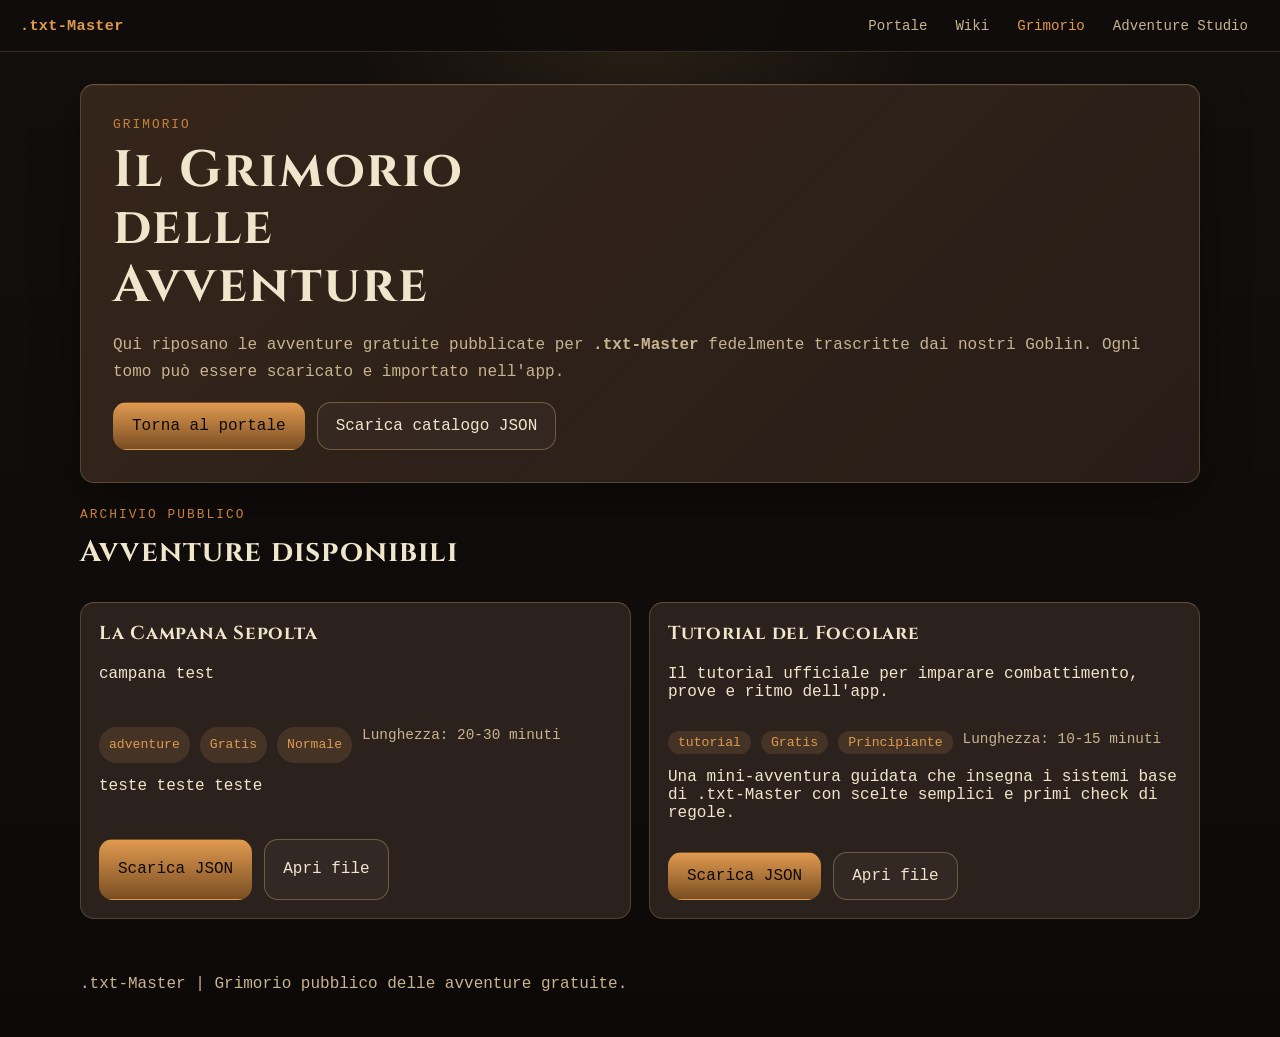
<file: grimorio.html>
<!DOCTYPE html>
<html lang="it">
<head>
  <meta charset="UTF-8">
  <meta name="viewport" content="width=device-width, initial-scale=1.0">
  <title>.txt-Master | Grimorio delle Avventure</title>
  <meta name="description" content="Grimorio delle Avventure di .txt-Master: archivio pubblico delle avventure gratuite scaricabili.">
  <link rel="manifest" href="./manifest.webmanifest">
  <link rel="stylesheet" href="./styles.css">
</head>
<body>
  <nav class="site-nav">
    <a class="site-nav__brand" href="./index.html">.txt-Master</a>
    <div class="site-nav__links">
      <a href="./index.html" class="site-nav__link">Portale</a>
      <a href="./wiki.html" class="site-nav__link">Wiki</a>
      <a href="./grimorio.html" class="site-nav__link site-nav__link--active">Grimorio</a>
      <a href="./adventure-studio/index.html" class="site-nav__link">Adventure Studio</a>
    </div>
  </nav>

  <header class="hero">
    <div class="hero__inner">
      <div class="eyebrow">Grimorio</div>
      <h1>Il Grimorio delle Avventure</h1>
      <p class="hero__copy">
        Qui riposano le avventure gratuite pubblicate per <strong>.txt-Master</strong> fedelmente trascritte dai nostri Goblin.
        Ogni tomo può essere scaricato e importato nell'app.
      </p>
      <div class="hero__actions">
        <a class="button button--primary" href="./index.html">Torna al portale</a>
        <a class="button button--ghost" href="./adventures/catalog.json">Scarica catalogo JSON</a>
      </div>
    </div>
  </header>

  <main class="page">
    <section class="section">
      <div class="section__head">
        <div>
          <div class="eyebrow">Archivio pubblico</div>
          <h2>Avventure disponibili</h2>
        </div>
      </div>
      <div id="adventure-grid" class="adventure-grid" aria-live="polite"></div>
    </section>
  </main>

  <footer class="footer">
    <p>.txt-Master | Grimorio pubblico delle avventure gratuite.</p>
  </footer>

  <script src="./app.js" type="module"></script>
</body>
</html>
</file>
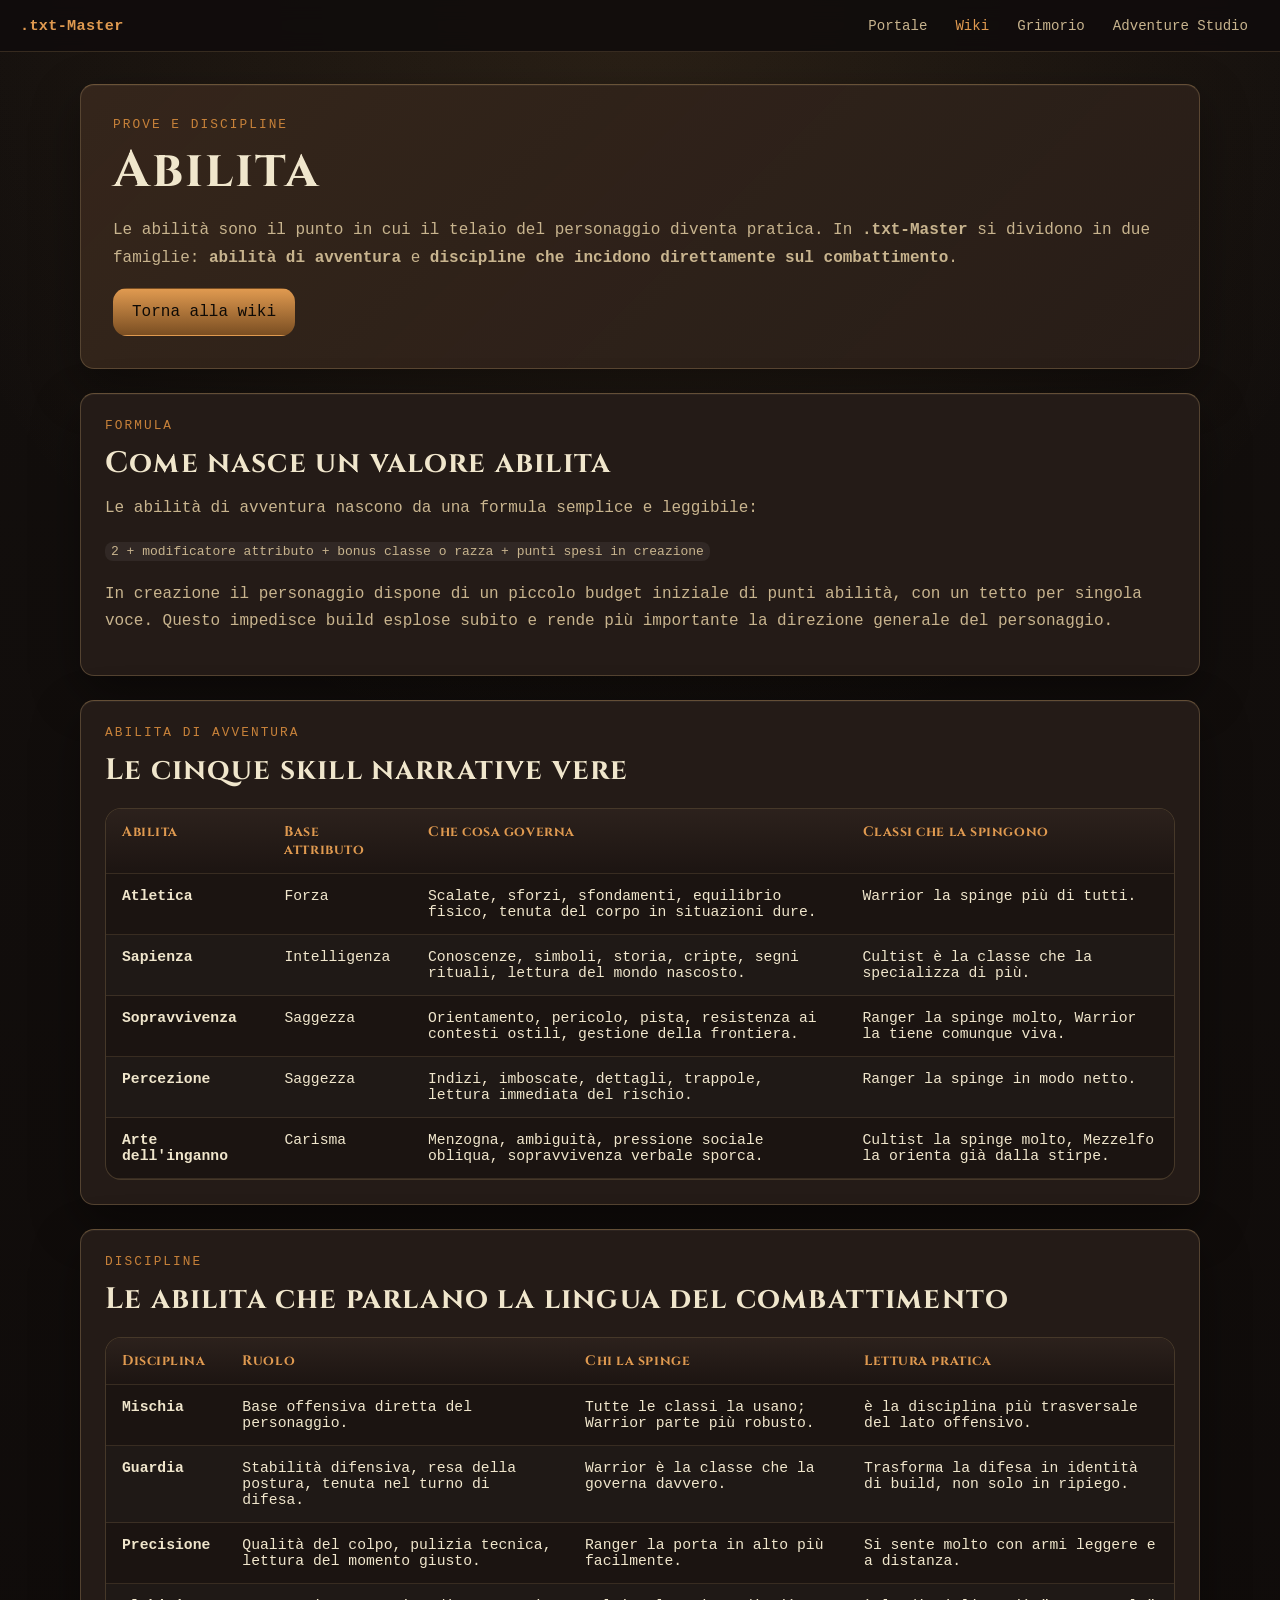
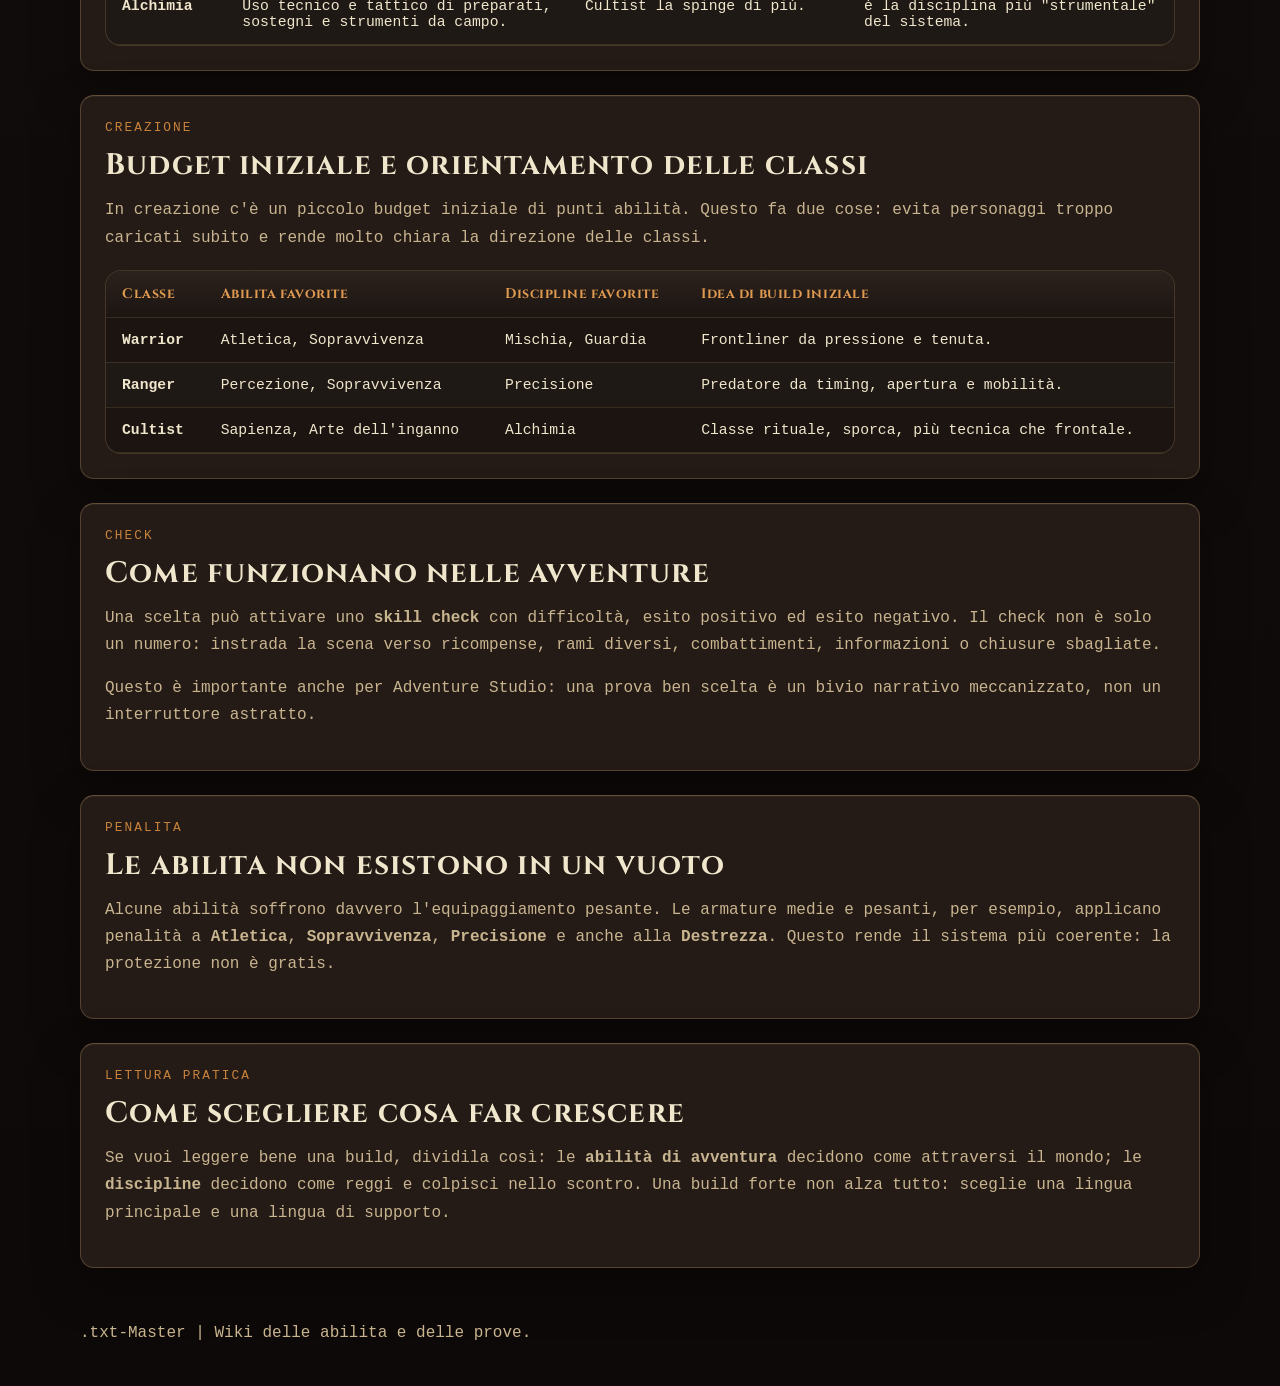
<file: wiki-abilita.html>
<!DOCTYPE html>
<html lang="it">
<head>
  <meta charset="UTF-8">
  <meta name="viewport" content="width=device-width, initial-scale=1.0">
  <title>.txt-Master | Wiki delle Abilita</title>
  <meta name="description" content="Manuale delle abilita di .txt-Master: skill di avventura, discipline di combattimento, formula iniziale, penalita e uso nei nodi dell'avventura.">
  <link rel="manifest" href="./manifest.webmanifest">
  <link rel="stylesheet" href="./styles.css">
</head>
<body>
  <nav class="site-nav">
    <a class="site-nav__brand" href="./index.html">.txt-Master</a>
    <div class="site-nav__links">
      <a href="./index.html" class="site-nav__link">Portale</a>
      <a href="./wiki.html" class="site-nav__link site-nav__link--active">Wiki</a>
      <a href="./grimorio.html" class="site-nav__link">Grimorio</a>
      <a href="./adventure-studio/index.html" class="site-nav__link">Adventure Studio</a>
    </div>
  </nav>

  <header class="hero">
    <div class="hero__inner">
      <div class="eyebrow">Prove e discipline</div>
      <h1>Abilita</h1>
      <p class="hero__copy">
        Le abilit&agrave; sono il punto in cui il telaio del personaggio diventa pratica. In <strong>.txt-Master</strong> si dividono in due famiglie: <strong>abilit&agrave; di avventura</strong> e <strong>discipline che incidono direttamente sul combattimento</strong>.
      </p>
      <div class="hero__actions">
        <a class="button button--primary" href="./wiki.html">Torna alla wiki</a>
      </div>
    </div>
  </header>

  <main class="page">
    <section class="panel">
      <div class="eyebrow">Formula</div>
      <h2>Come nasce un valore abilita</h2>
      <p>
        Le abilit&agrave; di avventura nascono da una formula semplice e leggibile:
      </p>
      <p><code>2 + modificatore attributo + bonus classe o razza + punti spesi in creazione</code></p>
      <p>
        In creazione il personaggio dispone di un piccolo budget iniziale di punti abilit&agrave;, con un tetto per singola voce. Questo impedisce build esplose subito e rende pi&ugrave; importante la direzione generale del personaggio.
      </p>
    </section>

    <section class="panel">
      <div class="eyebrow">Abilita di avventura</div>
      <h2>Le cinque skill narrative vere</h2>
      <div class="table-wrap">
        <table class="wiki-table">
          <thead>
            <tr>
              <th>Abilita</th>
              <th>Base attributo</th>
              <th>Che cosa governa</th>
              <th>Classi che la spingono</th>
            </tr>
          </thead>
          <tbody>
            <tr>
              <td><strong>Atletica</strong></td>
              <td>Forza</td>
              <td>Scalate, sforzi, sfondamenti, equilibrio fisico, tenuta del corpo in situazioni dure.</td>
              <td>Warrior la spinge pi&ugrave; di tutti.</td>
            </tr>
            <tr>
              <td><strong>Sapienza</strong></td>
              <td>Intelligenza</td>
              <td>Conoscenze, simboli, storia, cripte, segni rituali, lettura del mondo nascosto.</td>
              <td>Cultist &egrave; la classe che la specializza di pi&ugrave;.</td>
            </tr>
            <tr>
              <td><strong>Sopravvivenza</strong></td>
              <td>Saggezza</td>
              <td>Orientamento, pericolo, pista, resistenza ai contesti ostili, gestione della frontiera.</td>
              <td>Ranger la spinge molto, Warrior la tiene comunque viva.</td>
            </tr>
            <tr>
              <td><strong>Percezione</strong></td>
              <td>Saggezza</td>
              <td>Indizi, imboscate, dettagli, trappole, lettura immediata del rischio.</td>
              <td>Ranger la spinge in modo netto.</td>
            </tr>
            <tr>
              <td><strong>Arte dell'inganno</strong></td>
              <td>Carisma</td>
              <td>Menzogna, ambiguit&agrave;, pressione sociale obliqua, sopravvivenza verbale sporca.</td>
              <td>Cultist la spinge molto, Mezzelfo la orienta gi&agrave; dalla stirpe.</td>
            </tr>
          </tbody>
        </table>
      </div>
    </section>

    <section class="panel">
      <div class="eyebrow">Discipline</div>
      <h2>Le abilita che parlano la lingua del combattimento</h2>
      <div class="table-wrap">
        <table class="wiki-table">
          <thead>
            <tr>
              <th>Disciplina</th>
              <th>Ruolo</th>
              <th>Chi la spinge</th>
              <th>Lettura pratica</th>
            </tr>
          </thead>
          <tbody>
            <tr>
              <td><strong>Mischia</strong></td>
              <td>Base offensiva diretta del personaggio.</td>
              <td>Tutte le classi la usano; Warrior parte pi&ugrave; robusto.</td>
              <td>&egrave; la disciplina pi&ugrave; trasversale del lato offensivo.</td>
            </tr>
            <tr>
              <td><strong>Guardia</strong></td>
              <td>Stabilit&agrave; difensiva, resa della postura, tenuta nel turno di difesa.</td>
              <td>Warrior &egrave; la classe che la governa davvero.</td>
              <td>Trasforma la difesa in identit&agrave; di build, non solo in ripiego.</td>
            </tr>
            <tr>
              <td><strong>Precisione</strong></td>
              <td>Qualit&agrave; del colpo, pulizia tecnica, lettura del momento giusto.</td>
              <td>Ranger la porta in alto pi&ugrave; facilmente.</td>
              <td>Si sente molto con armi leggere e a distanza.</td>
            </tr>
            <tr>
              <td><strong>Alchimia</strong></td>
              <td>Uso tecnico e tattico di preparati, sostegni e strumenti da campo.</td>
              <td>Cultist la spinge di pi&ugrave;.</td>
              <td>&egrave; la disciplina pi&ugrave; "strumentale" del sistema.</td>
            </tr>
          </tbody>
        </table>
      </div>
    </section>

    <section class="panel">
      <div class="eyebrow">Creazione</div>
      <h2>Budget iniziale e orientamento delle classi</h2>
      <p>
        In creazione c'&egrave; un piccolo budget iniziale di punti abilit&agrave;. Questo fa due cose: evita personaggi troppo caricati subito e rende molto chiara la direzione delle classi.
      </p>
      <div class="table-wrap">
        <table class="wiki-table">
          <thead>
            <tr>
              <th>Classe</th>
              <th>Abilita favorite</th>
              <th>Discipline favorite</th>
              <th>Idea di build iniziale</th>
            </tr>
          </thead>
          <tbody>
            <tr>
              <td><strong>Warrior</strong></td>
              <td>Atletica, Sopravvivenza</td>
              <td>Mischia, Guardia</td>
              <td>Frontliner da pressione e tenuta.</td>
            </tr>
            <tr>
              <td><strong>Ranger</strong></td>
              <td>Percezione, Sopravvivenza</td>
              <td>Precisione</td>
              <td>Predatore da timing, apertura e mobilit&agrave;.</td>
            </tr>
            <tr>
              <td><strong>Cultist</strong></td>
              <td>Sapienza, Arte dell'inganno</td>
              <td>Alchimia</td>
              <td>Classe rituale, sporca, pi&ugrave; tecnica che frontale.</td>
            </tr>
          </tbody>
        </table>
      </div>
    </section>

    <section class="panel">
      <div class="eyebrow">Check</div>
      <h2>Come funzionano nelle avventure</h2>
      <p>
        Una scelta pu&ograve; attivare uno <strong>skill check</strong> con difficolt&agrave;, esito positivo ed esito negativo. Il check non &egrave; solo un numero: instrada la scena verso ricompense, rami diversi, combattimenti, informazioni o chiusure sbagliate.
      </p>
      <p>
        Questo &egrave; importante anche per Adventure Studio: una prova ben scelta &egrave; un bivio narrativo meccanizzato, non un interruttore astratto.
      </p>
    </section>

    <section class="panel">
      <div class="eyebrow">Penalita</div>
      <h2>Le abilita non esistono in un vuoto</h2>
      <p>
        Alcune abilit&agrave; soffrono davvero l'equipaggiamento pesante. Le armature medie e pesanti, per esempio, applicano penalit&agrave; a <strong>Atletica</strong>, <strong>Sopravvivenza</strong>, <strong>Precisione</strong> e anche alla <strong>Destrezza</strong>. Questo rende il sistema pi&ugrave; coerente: la protezione non &egrave; gratis.
      </p>
    </section>

    <section class="panel">
      <div class="eyebrow">Lettura pratica</div>
      <h2>Come scegliere cosa far crescere</h2>
      <p>
        Se vuoi leggere bene una build, dividila cos&igrave;: le <strong>abilit&agrave; di avventura</strong> decidono come attraversi il mondo; le <strong>discipline</strong> decidono come reggi e colpisci nello scontro. Una build forte non alza tutto: sceglie una lingua principale e una lingua di supporto.
      </p>
    </section>
  </main>

  <footer class="footer">
    <p>.txt-Master | Wiki delle abilita e delle prove.</p>
  </footer>
</body>
</html>
</file>
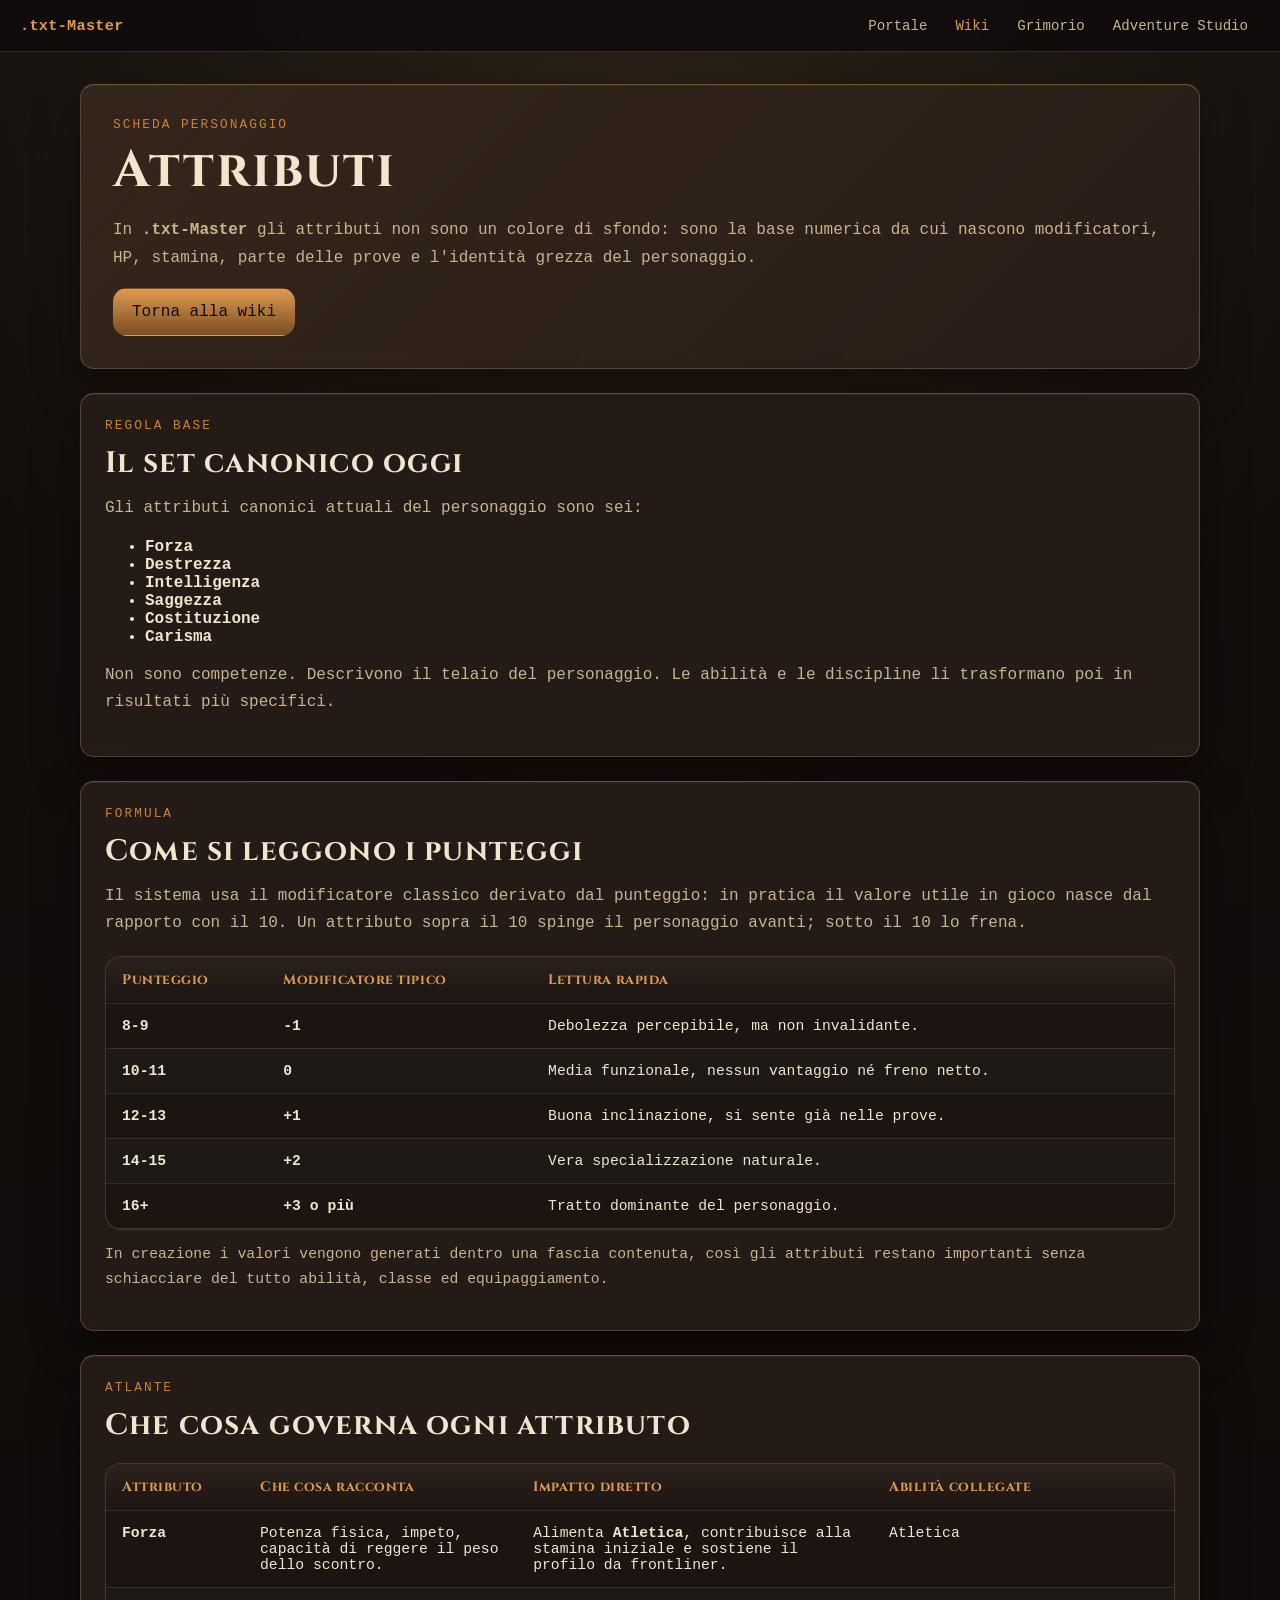
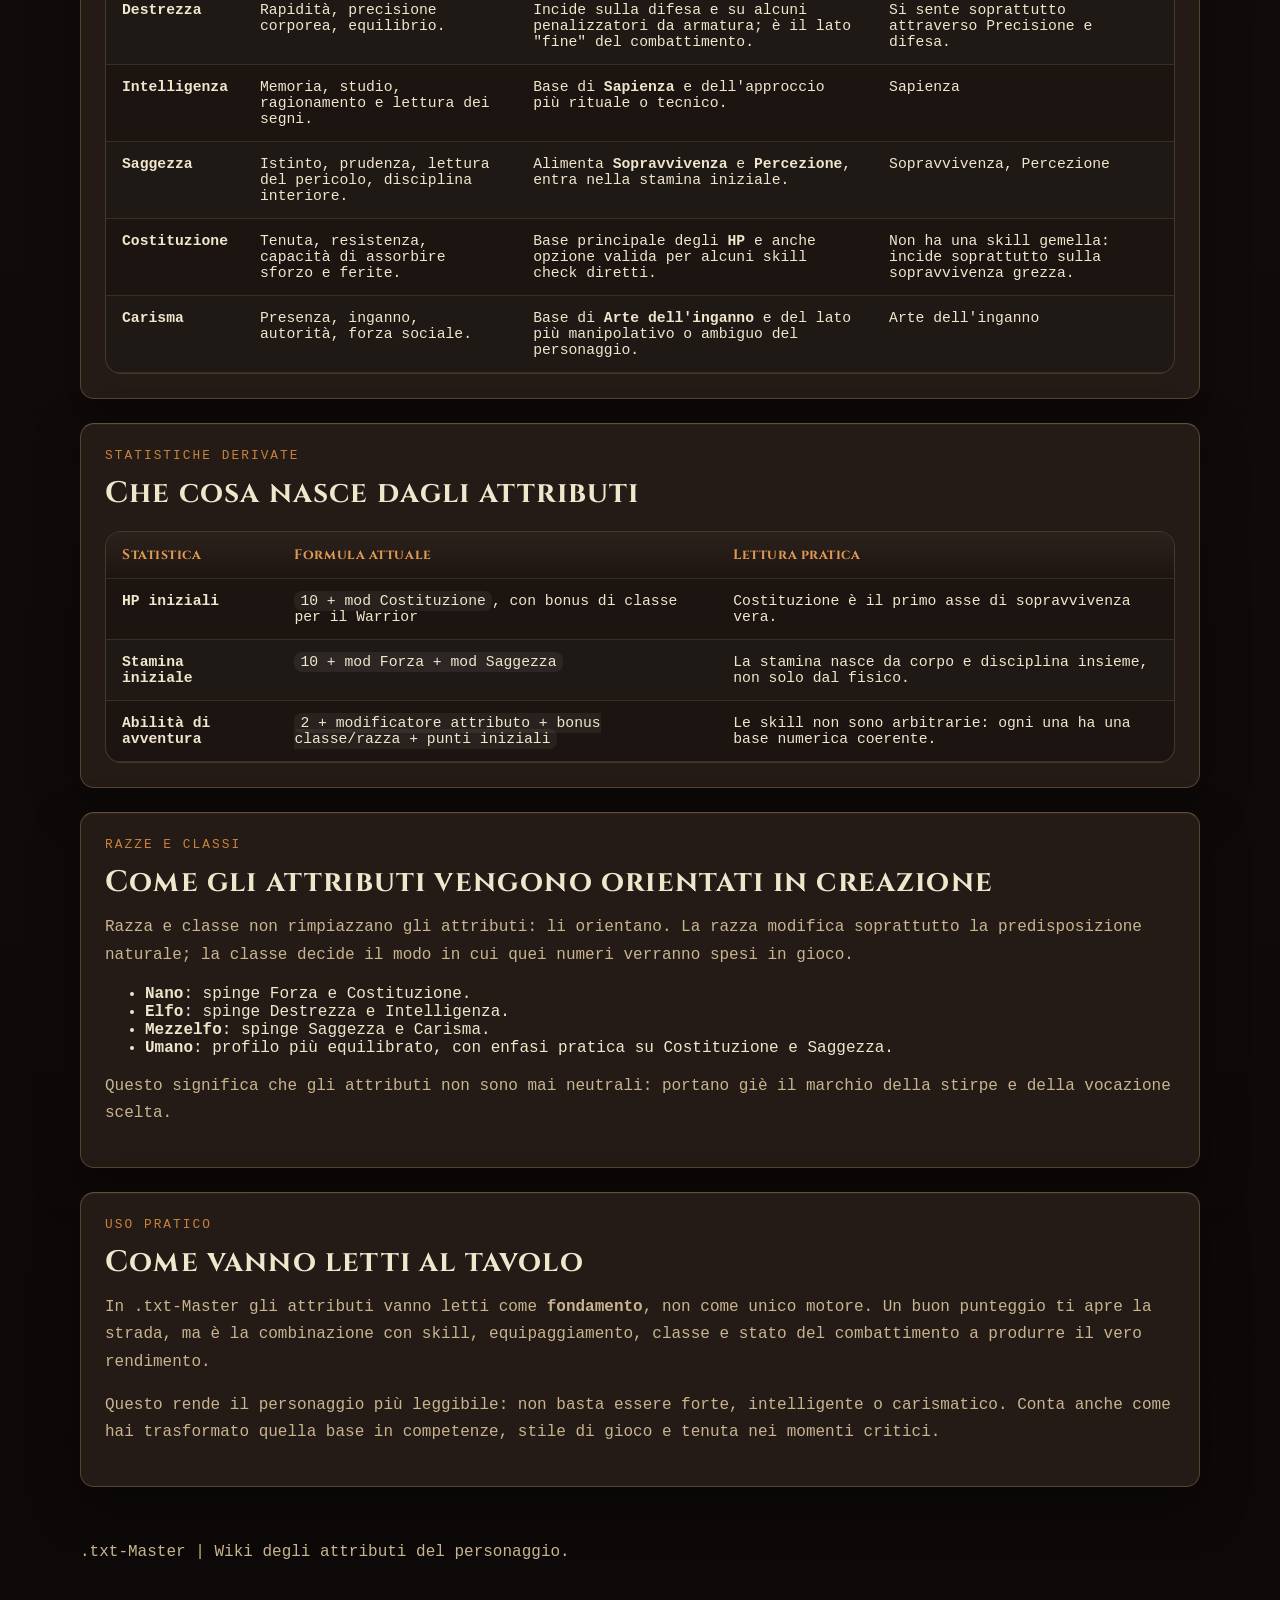
<file: wiki-attributi.html>
<!DOCTYPE html>
<html lang="it">
<head>
  <meta charset="UTF-8">
  <meta name="viewport" content="width=device-width, initial-scale=1.0">
  <title>.txt-Master | Wiki degli Attributi</title>
  <meta name="description" content="Manuale degli attributi di .txt-Master: sei attributi canonici, modificatori, statistiche derivate e legame con classi, razze e prove.">
  <link rel="manifest" href="./manifest.webmanifest">
  <link rel="stylesheet" href="./styles.css">
</head>
<body>
  <nav class="site-nav">
    <a class="site-nav__brand" href="./index.html">.txt-Master</a>
    <div class="site-nav__links">
      <a href="./index.html" class="site-nav__link">Portale</a>
      <a href="./wiki.html" class="site-nav__link site-nav__link--active">Wiki</a>
      <a href="./grimorio.html" class="site-nav__link">Grimorio</a>
      <a href="./adventure-studio/index.html" class="site-nav__link">Adventure Studio</a>
    </div>
  </nav>

  <header class="hero">
    <div class="hero__inner">
      <div class="eyebrow">Scheda personaggio</div>
      <h1>Attributi</h1>
      <p class="hero__copy">
        In <strong>.txt-Master</strong> gli attributi non sono un colore di sfondo: sono la base numerica da cui nascono modificatori, HP, stamina, parte delle prove e l'identit&agrave; grezza del personaggio.
      </p>
      <div class="hero__actions">
        <a class="button button--primary" href="./wiki.html">Torna alla wiki</a>
      </div>
    </div>
  </header>

  <main class="page">
    <section class="panel">
      <div class="eyebrow">Regola base</div>
      <h2>Il set canonico oggi</h2>
      <p>Gli attributi canonici attuali del personaggio sono sei:</p>
      <ul>
        <li><strong>Forza</strong></li>
        <li><strong>Destrezza</strong></li>
        <li><strong>Intelligenza</strong></li>
        <li><strong>Saggezza</strong></li>
        <li><strong>Costituzione</strong></li>
        <li><strong>Carisma</strong></li>
      </ul>
      <p>
        Non sono competenze. Descrivono il telaio del personaggio. Le abilit&agrave; e le discipline li trasformano poi in risultati pi&ugrave; specifici.
      </p>
    </section>

    <section class="panel">
      <div class="eyebrow">Formula</div>
      <h2>Come si leggono i punteggi</h2>
      <p>
        Il sistema usa il modificatore classico derivato dal punteggio: in pratica il valore utile in gioco nasce dal rapporto con il 10. Un attributo sopra il 10 spinge il personaggio avanti; sotto il 10 lo frena.
      </p>
      <div class="table-wrap">
        <table class="wiki-table">
          <thead>
            <tr>
              <th>Punteggio</th>
              <th>Modificatore tipico</th>
              <th>Lettura rapida</th>
            </tr>
          </thead>
          <tbody>
            <tr>
              <td><strong>8-9</strong></td>
              <td><strong>-1</strong></td>
              <td>Debolezza percepibile, ma non invalidante.</td>
            </tr>
            <tr>
              <td><strong>10-11</strong></td>
              <td><strong>0</strong></td>
              <td>Media funzionale, nessun vantaggio n&eacute; freno netto.</td>
            </tr>
            <tr>
              <td><strong>12-13</strong></td>
              <td><strong>+1</strong></td>
              <td>Buona inclinazione, si sente gi&agrave; nelle prove.</td>
            </tr>
            <tr>
              <td><strong>14-15</strong></td>
              <td><strong>+2</strong></td>
              <td>Vera specializzazione naturale.</td>
            </tr>
            <tr>
              <td><strong>16+</strong></td>
              <td><strong>+3 o pi&ugrave;</strong></td>
              <td>Tratto dominante del personaggio.</td>
            </tr>
          </tbody>
        </table>
      </div>
      <p class="table-note">In creazione i valori vengono generati dentro una fascia contenuta, cos&igrave; gli attributi restano importanti senza schiacciare del tutto abilit&agrave;, classe ed equipaggiamento.</p>
    </section>

    <section class="panel">
      <div class="eyebrow">Atlante</div>
      <h2>Che cosa governa ogni attributo</h2>
      <div class="table-wrap">
        <table class="wiki-table">
          <thead>
            <tr>
              <th>Attributo</th>
              <th>Che cosa racconta</th>
              <th>Impatto diretto</th>
              <th>Abilit&agrave; collegate</th>
            </tr>
          </thead>
          <tbody>
            <tr>
              <td><strong>Forza</strong></td>
              <td>Potenza fisica, impeto, capacit&agrave; di reggere il peso dello scontro.</td>
              <td>Alimenta <strong>Atletica</strong>, contribuisce alla stamina iniziale e sostiene il profilo da frontliner.</td>
              <td>Atletica</td>
            </tr>
            <tr>
              <td><strong>Destrezza</strong></td>
              <td>Rapidit&agrave;, precisione corporea, equilibrio.</td>
              <td>Incide sulla difesa e su alcuni penalizzatori da armatura; &egrave; il lato "fine" del combattimento.</td>
              <td>Si sente soprattutto attraverso Precisione e difesa.</td>
            </tr>
            <tr>
              <td><strong>Intelligenza</strong></td>
              <td>Memoria, studio, ragionamento e lettura dei segni.</td>
              <td>Base di <strong>Sapienza</strong> e dell'approccio pi&ugrave; rituale o tecnico.</td>
              <td>Sapienza</td>
            </tr>
            <tr>
              <td><strong>Saggezza</strong></td>
              <td>Istinto, prudenza, lettura del pericolo, disciplina interiore.</td>
              <td>Alimenta <strong>Sopravvivenza</strong> e <strong>Percezione</strong>, entra nella stamina iniziale.</td>
              <td>Sopravvivenza, Percezione</td>
            </tr>
            <tr>
              <td><strong>Costituzione</strong></td>
              <td>Tenuta, resistenza, capacit&agrave; di assorbire sforzo e ferite.</td>
              <td>Base principale degli <strong>HP</strong> e anche opzione valida per alcuni skill check diretti.</td>
              <td>Non ha una skill gemella: incide soprattutto sulla sopravvivenza grezza.</td>
            </tr>
            <tr>
              <td><strong>Carisma</strong></td>
              <td>Presenza, inganno, autorit&agrave;, forza sociale.</td>
              <td>Base di <strong>Arte dell'inganno</strong> e del lato pi&ugrave; manipolativo o ambiguo del personaggio.</td>
              <td>Arte dell'inganno</td>
            </tr>
          </tbody>
        </table>
      </div>
    </section>

    <section class="panel">
      <div class="eyebrow">Statistiche derivate</div>
      <h2>Che cosa nasce dagli attributi</h2>
      <div class="table-wrap">
        <table class="wiki-table">
          <thead>
            <tr>
              <th>Statistica</th>
              <th>Formula attuale</th>
              <th>Lettura pratica</th>
            </tr>
          </thead>
          <tbody>
            <tr>
              <td><strong>HP iniziali</strong></td>
              <td><code>10 + mod Costituzione</code>, con bonus di classe per il Warrior</td>
              <td>Costituzione &egrave; il primo asse di sopravvivenza vera.</td>
            </tr>
            <tr>
              <td><strong>Stamina iniziale</strong></td>
              <td><code>10 + mod Forza + mod Saggezza</code></td>
              <td>La stamina nasce da corpo e disciplina insieme, non solo dal fisico.</td>
            </tr>
            <tr>
              <td><strong>Abilit&agrave; di avventura</strong></td>
              <td><code>2 + modificatore attributo + bonus classe/razza + punti iniziali</code></td>
              <td>Le skill non sono arbitrarie: ogni una ha una base numerica coerente.</td>
            </tr>
          </tbody>
        </table>
      </div>
    </section>

    <section class="panel">
      <div class="eyebrow">Razze e classi</div>
      <h2>Come gli attributi vengono orientati in creazione</h2>
      <p>
        Razza e classe non rimpiazzano gli attributi: li orientano. La razza modifica soprattutto la predisposizione naturale; la classe decide il modo in cui quei numeri verranno spesi in gioco.
      </p>
      <ul>
        <li><strong>Nano</strong>: spinge Forza e Costituzione.</li>
        <li><strong>Elfo</strong>: spinge Destrezza e Intelligenza.</li>
        <li><strong>Mezzelfo</strong>: spinge Saggezza e Carisma.</li>
        <li><strong>Umano</strong>: profilo pi&ugrave; equilibrato, con enfasi pratica su Costituzione e Saggezza.</li>
      </ul>
      <p>
        Questo significa che gli attributi non sono mai neutrali: portano gi&egrave; il marchio della stirpe e della vocazione scelta.
      </p>
    </section>

    <section class="panel">
      <div class="eyebrow">Uso pratico</div>
      <h2>Come vanno letti al tavolo</h2>
      <p>
        In .txt-Master gli attributi vanno letti come <strong>fondamento</strong>, non come unico motore. Un buon punteggio ti apre la strada, ma &egrave; la combinazione con skill, equipaggiamento, classe e stato del combattimento a produrre il vero rendimento.
      </p>
      <p>
        Questo rende il personaggio pi&ugrave; leggibile: non basta essere forte, intelligente o carismatico. Conta anche come hai trasformato quella base in competenze, stile di gioco e tenuta nei momenti critici.
      </p>
    </section>
  </main>

  <footer class="footer">
    <p>.txt-Master | Wiki degli attributi del personaggio.</p>
  </footer>
</body>
</html>
</file>
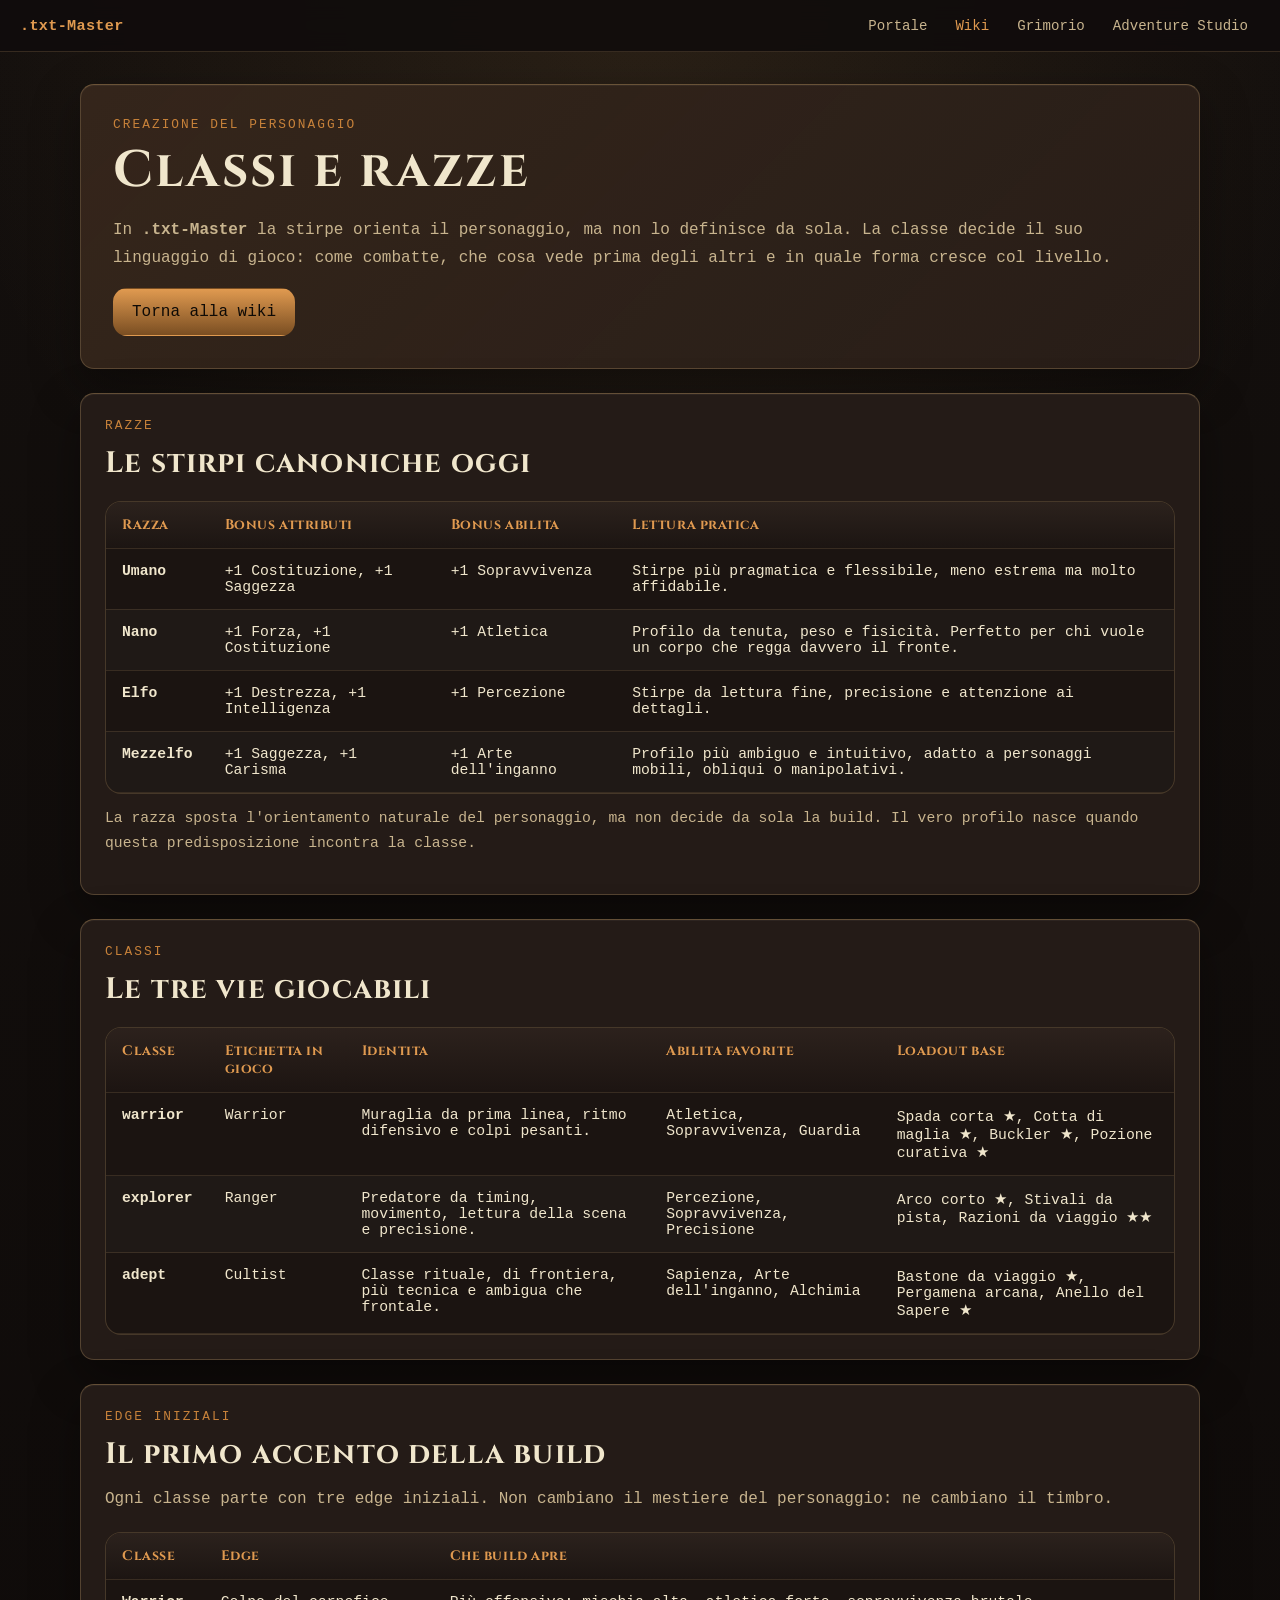
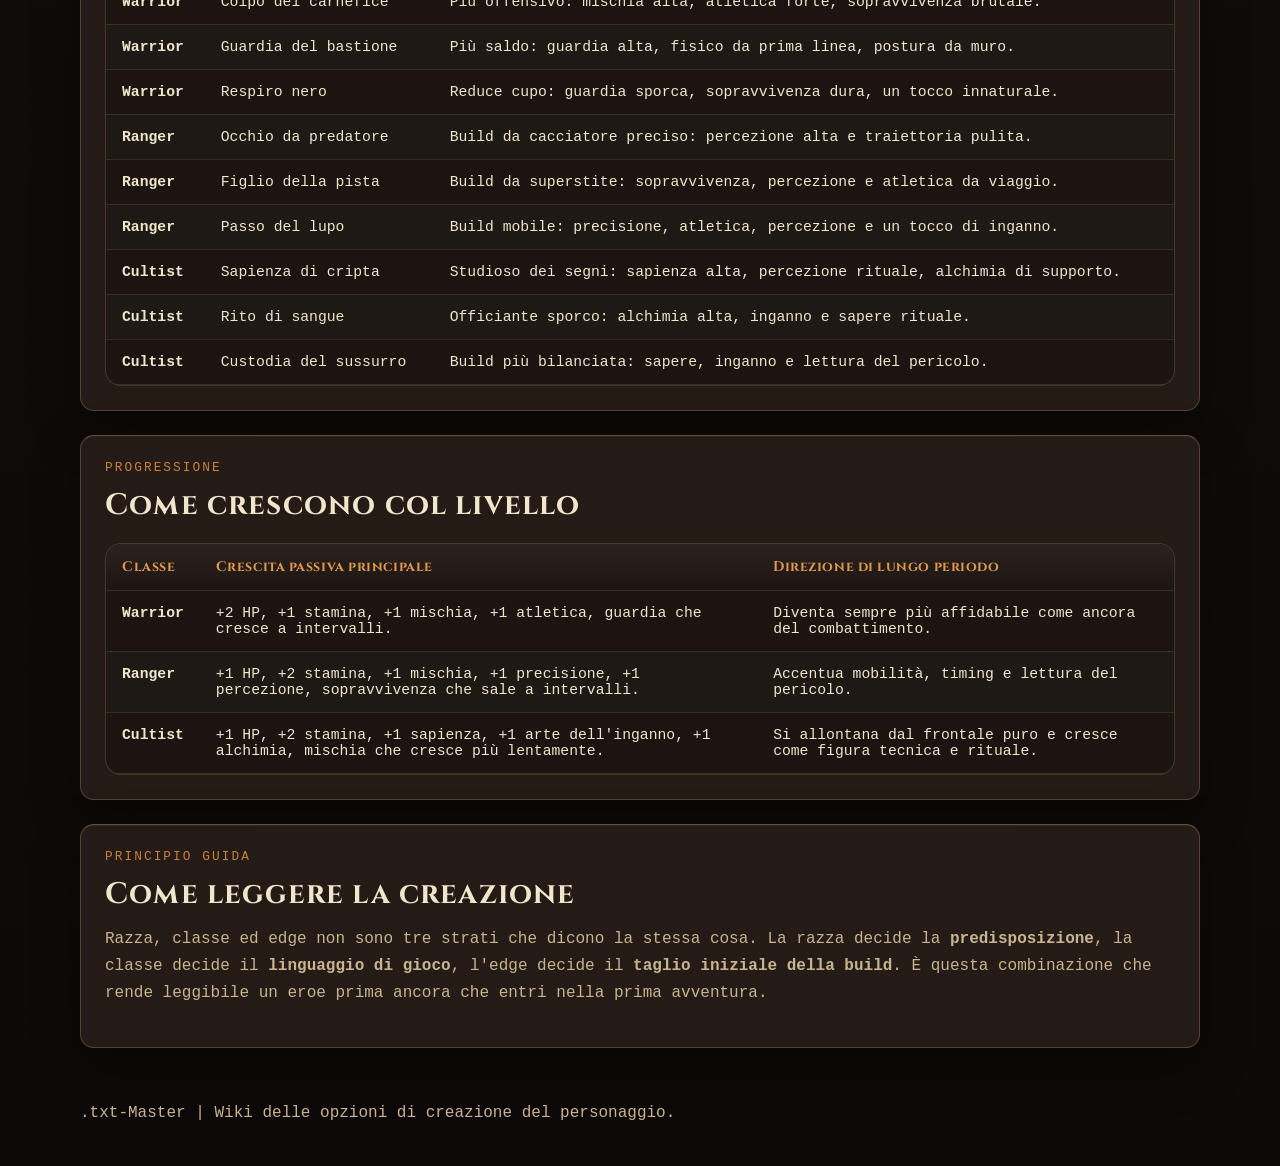
<file: wiki-classi-razze.html>
<!DOCTYPE html>
<html lang="it">
<head>
  <meta charset="UTF-8">
  <meta name="viewport" content="width=device-width, initial-scale=1.0">
  <title>.txt-Master | Wiki di Classi e Razze</title>
  <meta name="description" content="Manuale di classi e razze in .txt-Master: stirpi canoniche, classi giocabili, edge iniziali, loadout e direzione di progressione.">
  <link rel="manifest" href="./manifest.webmanifest">
  <link rel="stylesheet" href="./styles.css">
</head>
<body>
  <nav class="site-nav">
    <a class="site-nav__brand" href="./index.html">.txt-Master</a>
    <div class="site-nav__links">
      <a href="./index.html" class="site-nav__link">Portale</a>
      <a href="./wiki.html" class="site-nav__link site-nav__link--active">Wiki</a>
      <a href="./grimorio.html" class="site-nav__link">Grimorio</a>
      <a href="./adventure-studio/index.html" class="site-nav__link">Adventure Studio</a>
    </div>
  </nav>

  <header class="hero">
    <div class="hero__inner">
      <div class="eyebrow">Creazione del personaggio</div>
      <h1>Classi e razze</h1>
      <p class="hero__copy">
        In <strong>.txt-Master</strong> la stirpe orienta il personaggio, ma non lo definisce da sola. La classe decide il suo linguaggio di gioco: come combatte, che cosa vede prima degli altri e in quale forma cresce col livello.
      </p>
      <div class="hero__actions">
        <a class="button button--primary" href="./wiki.html">Torna alla wiki</a>
      </div>
    </div>
  </header>

  <main class="page">
    <section class="panel">
      <div class="eyebrow">Razze</div>
      <h2>Le stirpi canoniche oggi</h2>
      <div class="table-wrap">
        <table class="wiki-table">
          <thead>
            <tr>
              <th>Razza</th>
              <th>Bonus attributi</th>
              <th>Bonus abilita</th>
              <th>Lettura pratica</th>
            </tr>
          </thead>
          <tbody>
            <tr>
              <td><strong>Umano</strong></td>
              <td>+1 Costituzione, +1 Saggezza</td>
              <td>+1 Sopravvivenza</td>
              <td>Stirpe pi&ugrave; pragmatica e flessibile, meno estrema ma molto affidabile.</td>
            </tr>
            <tr>
              <td><strong>Nano</strong></td>
              <td>+1 Forza, +1 Costituzione</td>
              <td>+1 Atletica</td>
              <td>Profilo da tenuta, peso e fisicit&agrave;. Perfetto per chi vuole un corpo che regga davvero il fronte.</td>
            </tr>
            <tr>
              <td><strong>Elfo</strong></td>
              <td>+1 Destrezza, +1 Intelligenza</td>
              <td>+1 Percezione</td>
              <td>Stirpe da lettura fine, precisione e attenzione ai dettagli.</td>
            </tr>
            <tr>
              <td><strong>Mezzelfo</strong></td>
              <td>+1 Saggezza, +1 Carisma</td>
              <td>+1 Arte dell'inganno</td>
              <td>Profilo pi&ugrave; ambiguo e intuitivo, adatto a personaggi mobili, obliqui o manipolativi.</td>
            </tr>
          </tbody>
        </table>
      </div>
      <p class="table-note">La razza sposta l'orientamento naturale del personaggio, ma non decide da sola la build. Il vero profilo nasce quando questa predisposizione incontra la classe.</p>
    </section>

    <section class="panel">
      <div class="eyebrow">Classi</div>
      <h2>Le tre vie giocabili</h2>
      <div class="table-wrap">
        <table class="wiki-table">
          <thead>
            <tr>
              <th>Classe</th>
              <th>Etichetta in gioco</th>
              <th>Identita</th>
              <th>Abilita favorite</th>
              <th>Loadout base</th>
            </tr>
          </thead>
          <tbody>
            <tr>
              <td><strong>warrior</strong></td>
              <td>Warrior</td>
              <td>Muraglia da prima linea, ritmo difensivo e colpi pesanti.</td>
              <td>Atletica, Sopravvivenza, Guardia</td>
              <td>Spada corta &#9733;, Cotta di maglia &#9733;, Buckler &#9733;, Pozione curativa &#9733;</td>
            </tr>
            <tr>
              <td><strong>explorer</strong></td>
              <td>Ranger</td>
              <td>Predatore da timing, movimento, lettura della scena e precisione.</td>
              <td>Percezione, Sopravvivenza, Precisione</td>
              <td>Arco corto &#9733;, Stivali da pista, Razioni da viaggio &#9733;&#9733;</td>
            </tr>
            <tr>
              <td><strong>adept</strong></td>
              <td>Cultist</td>
              <td>Classe rituale, di frontiera, pi&ugrave; tecnica e ambigua che frontale.</td>
              <td>Sapienza, Arte dell'inganno, Alchimia</td>
              <td>Bastone da viaggio &#9733;, Pergamena arcana, Anello del Sapere &#9733;</td>
            </tr>
          </tbody>
        </table>
      </div>
    </section>

    <section class="panel">
      <div class="eyebrow">Edge iniziali</div>
      <h2>Il primo accento della build</h2>
      <p>Ogni classe parte con tre edge iniziali. Non cambiano il mestiere del personaggio: ne cambiano il timbro.</p>
      <div class="table-wrap">
        <table class="wiki-table">
          <thead>
            <tr>
              <th>Classe</th>
              <th>Edge</th>
              <th>Che build apre</th>
            </tr>
          </thead>
          <tbody>
            <tr>
              <td><strong>Warrior</strong></td>
              <td>Colpo del carnefice</td>
              <td>Pi&ugrave; offensivo: mischia alta, atletica forte, sopravvivenza brutale.</td>
            </tr>
            <tr>
              <td><strong>Warrior</strong></td>
              <td>Guardia del bastione</td>
              <td>Pi&ugrave; saldo: guardia alta, fisico da prima linea, postura da muro.</td>
            </tr>
            <tr>
              <td><strong>Warrior</strong></td>
              <td>Respiro nero</td>
              <td>Reduce cupo: guardia sporca, sopravvivenza dura, un tocco innaturale.</td>
            </tr>
            <tr>
              <td><strong>Ranger</strong></td>
              <td>Occhio da predatore</td>
              <td>Build da cacciatore preciso: percezione alta e traiettoria pulita.</td>
            </tr>
            <tr>
              <td><strong>Ranger</strong></td>
              <td>Figlio della pista</td>
              <td>Build da superstite: sopravvivenza, percezione e atletica da viaggio.</td>
            </tr>
            <tr>
              <td><strong>Ranger</strong></td>
              <td>Passo del lupo</td>
              <td>Build mobile: precisione, atletica, percezione e un tocco di inganno.</td>
            </tr>
            <tr>
              <td><strong>Cultist</strong></td>
              <td>Sapienza di cripta</td>
              <td>Studioso dei segni: sapienza alta, percezione rituale, alchimia di supporto.</td>
            </tr>
            <tr>
              <td><strong>Cultist</strong></td>
              <td>Rito di sangue</td>
              <td>Officiante sporco: alchimia alta, inganno e sapere rituale.</td>
            </tr>
            <tr>
              <td><strong>Cultist</strong></td>
              <td>Custodia del sussurro</td>
              <td>Build pi&ugrave; bilanciata: sapere, inganno e lettura del pericolo.</td>
            </tr>
          </tbody>
        </table>
      </div>
    </section>

    <section class="panel">
      <div class="eyebrow">Progressione</div>
      <h2>Come crescono col livello</h2>
      <div class="table-wrap">
        <table class="wiki-table">
          <thead>
            <tr>
              <th>Classe</th>
              <th>Crescita passiva principale</th>
              <th>Direzione di lungo periodo</th>
            </tr>
          </thead>
          <tbody>
            <tr>
              <td><strong>Warrior</strong></td>
              <td>+2 HP, +1 stamina, +1 mischia, +1 atletica, guardia che cresce a intervalli.</td>
              <td>Diventa sempre pi&ugrave; affidabile come ancora del combattimento.</td>
            </tr>
            <tr>
              <td><strong>Ranger</strong></td>
              <td>+1 HP, +2 stamina, +1 mischia, +1 precisione, +1 percezione, sopravvivenza che sale a intervalli.</td>
              <td>Accentua mobilit&agrave;, timing e lettura del pericolo.</td>
            </tr>
            <tr>
              <td><strong>Cultist</strong></td>
              <td>+1 HP, +2 stamina, +1 sapienza, +1 arte dell'inganno, +1 alchimia, mischia che cresce pi&ugrave; lentamente.</td>
              <td>Si allontana dal frontale puro e cresce come figura tecnica e rituale.</td>
            </tr>
          </tbody>
        </table>
      </div>
    </section>

    <section class="panel">
      <div class="eyebrow">Principio guida</div>
      <h2>Come leggere la creazione</h2>
      <p>
        Razza, classe ed edge non sono tre strati che dicono la stessa cosa. La razza decide la <strong>predisposizione</strong>, la classe decide il <strong>linguaggio di gioco</strong>, l'edge decide il <strong>taglio iniziale della build</strong>. &Egrave; questa combinazione che rende leggibile un eroe prima ancora che entri nella prima avventura.
      </p>
    </section>
  </main>

  <footer class="footer">
    <p>.txt-Master | Wiki delle opzioni di creazione del personaggio.</p>
  </footer>
</body>
</html>
</file>
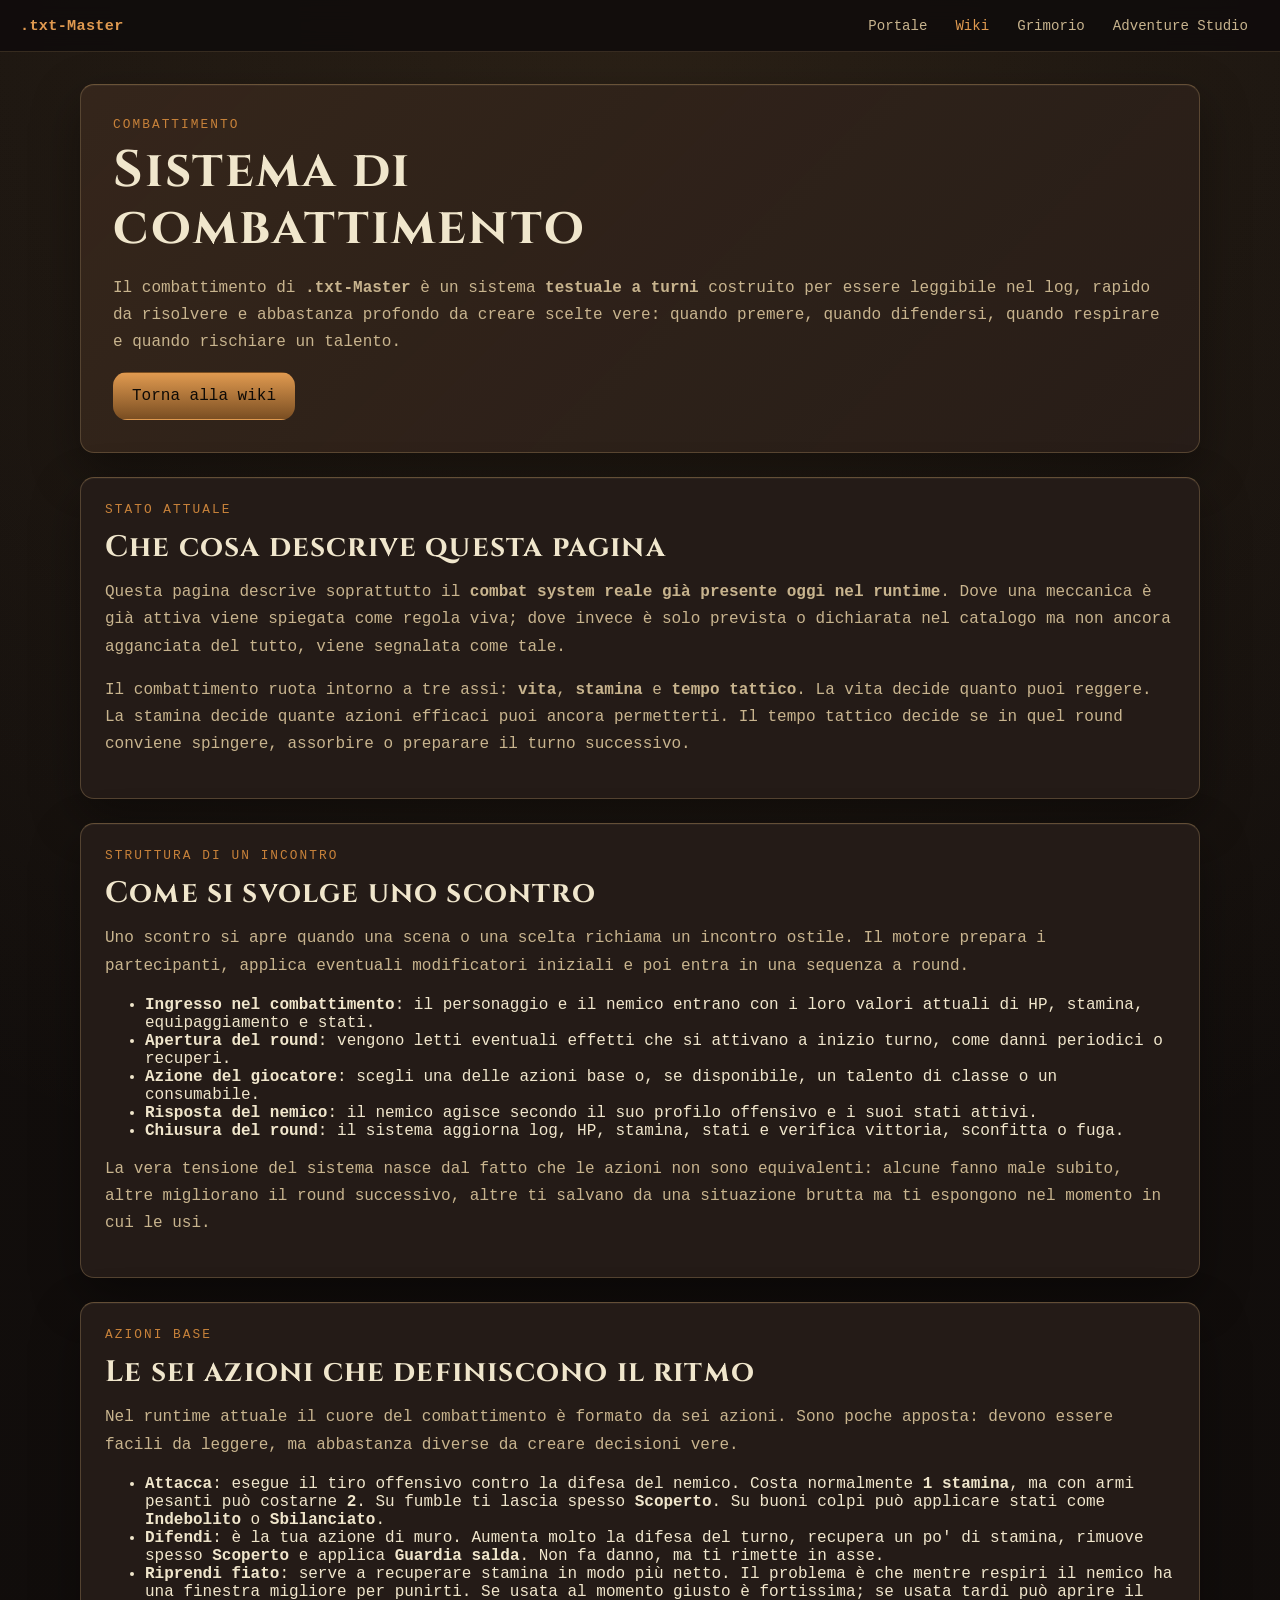
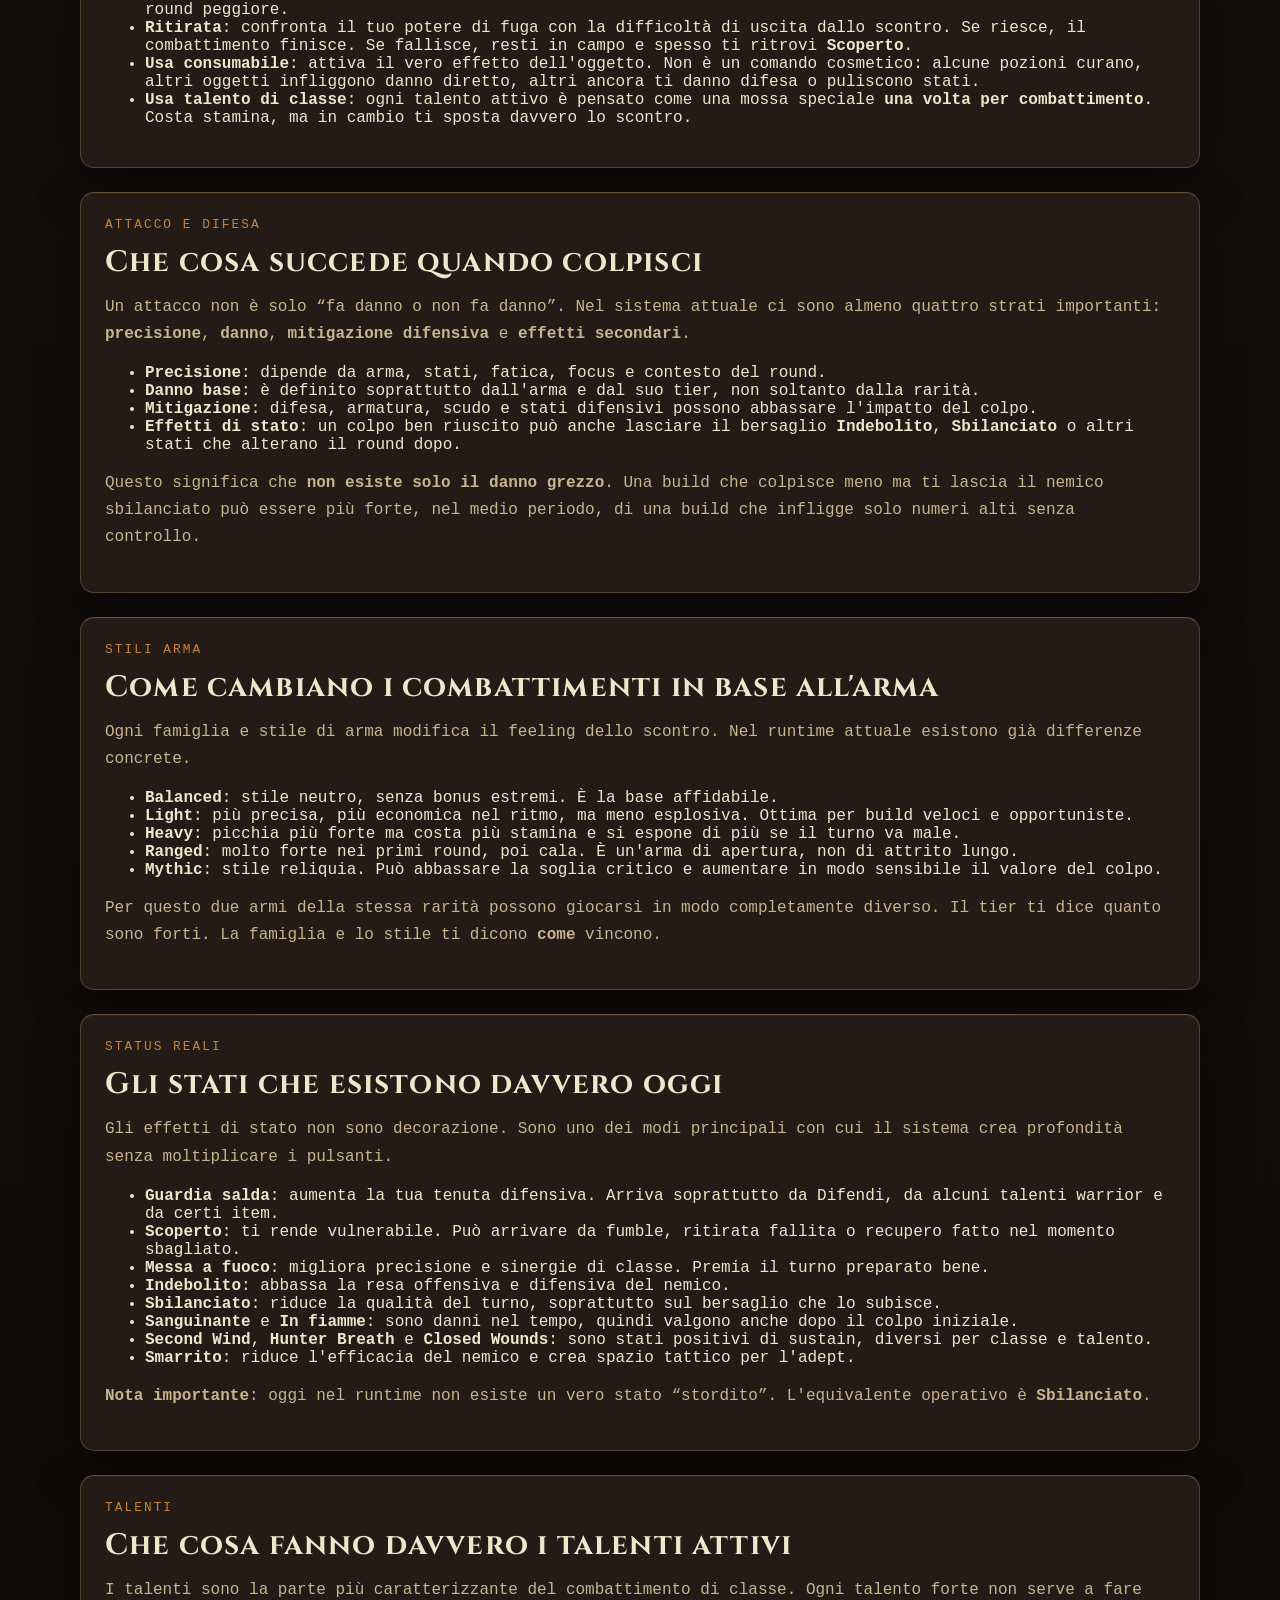
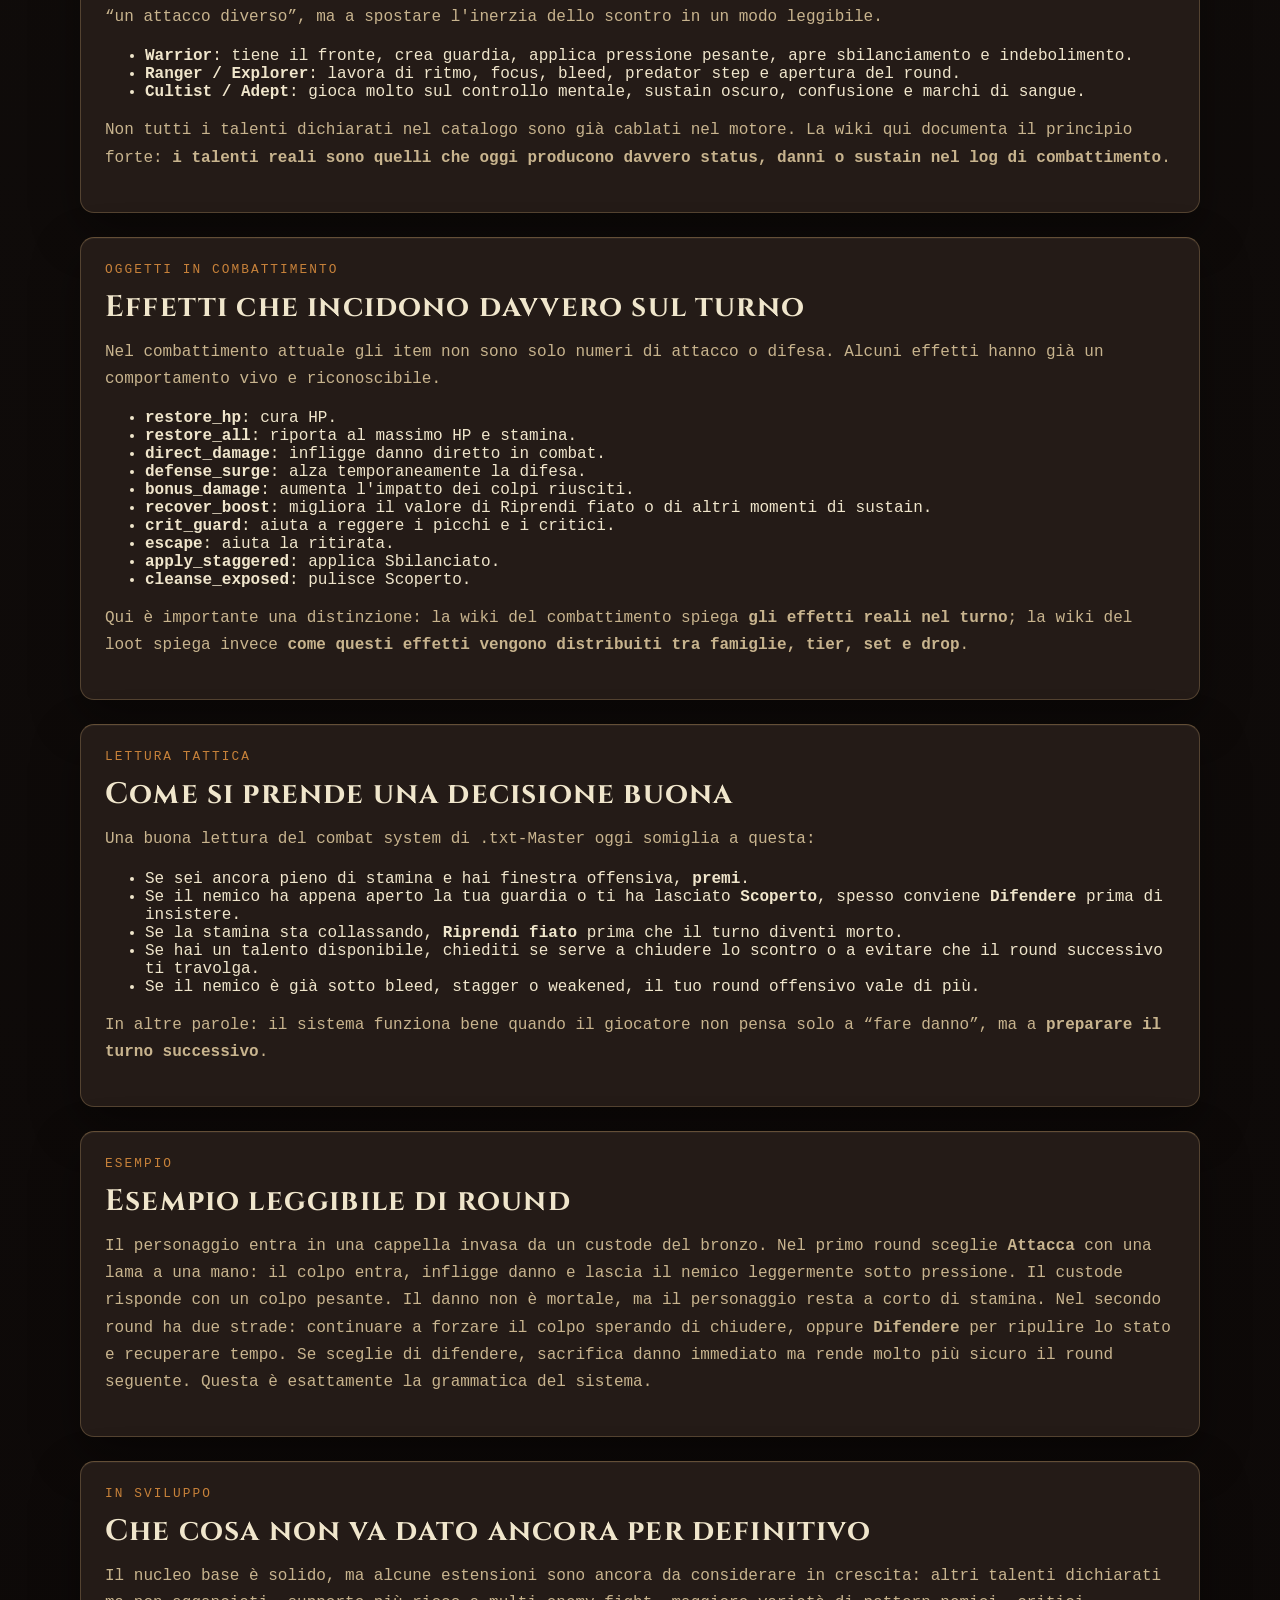
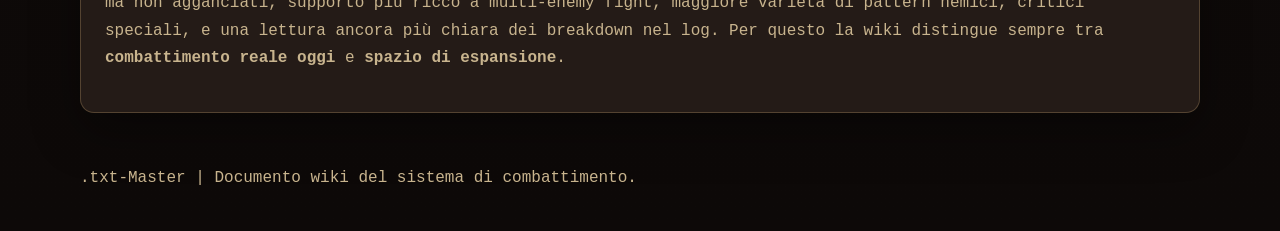
<file: wiki-combattimento.html>
﻿<!DOCTYPE html>
<html lang="it">
<head>
  <meta charset="UTF-8">
  <meta name="viewport" content="width=device-width, initial-scale=1.0">
  <title>.txt-Master | Wiki del Combattimento</title>
  <meta name="description" content="Manuale del combattimento di .txt-Master: azioni, stamina, stili arma, stati, talenti e logica tattica del sistema a turni.">
  <link rel="manifest" href="./manifest.webmanifest">
  <link rel="stylesheet" href="./styles.css">
</head>
<body>
  <nav class="site-nav">
    <a class="site-nav__brand" href="./index.html">.txt-Master</a>
    <div class="site-nav__links">
      <a href="./index.html" class="site-nav__link">Portale</a>
      <a href="./wiki.html" class="site-nav__link site-nav__link--active">Wiki</a>
      <a href="./grimorio.html" class="site-nav__link">Grimorio</a>
      <a href="./adventure-studio/index.html" class="site-nav__link">Adventure Studio</a>
    </div>
  </nav>

  <header class="hero">
    <div class="hero__inner">
      <div class="eyebrow">Combattimento</div>
      <h1>Sistema di combattimento</h1>
      <p class="hero__copy">
        Il combattimento di <strong>.txt-Master</strong> &egrave; un sistema <strong>testuale a turni</strong> costruito per essere leggibile nel log, rapido da risolvere e abbastanza profondo da creare scelte vere: quando premere, quando difendersi, quando respirare e quando rischiare un talento.
      </p>
      <div class="hero__actions">
        <a class="button button--primary" href="./wiki.html">Torna alla wiki</a>
      </div>
    </div>
  </header>

  <main class="page">
    <section class="panel">
      <div class="eyebrow">Stato attuale</div>
      <h2>Che cosa descrive questa pagina</h2>
      <p>
        Questa pagina descrive soprattutto il <strong>combat system reale gi&agrave; presente oggi nel runtime</strong>. Dove una meccanica &egrave; gi&agrave; attiva viene spiegata come regola viva; dove invece &egrave; solo prevista o dichiarata nel catalogo ma non ancora agganciata del tutto, viene segnalata come tale.
      </p>
      <p>
        Il combattimento ruota intorno a tre assi: <strong>vita</strong>, <strong>stamina</strong> e <strong>tempo tattico</strong>. La vita decide quanto puoi reggere. La stamina decide quante azioni efficaci puoi ancora permetterti. Il tempo tattico decide se in quel round conviene spingere, assorbire o preparare il turno successivo.
      </p>
    </section>

    <section class="panel">
      <div class="eyebrow">Struttura di un incontro</div>
      <h2>Come si svolge uno scontro</h2>
      <p>Uno scontro si apre quando una scena o una scelta richiama un incontro ostile. Il motore prepara i partecipanti, applica eventuali modificatori iniziali e poi entra in una sequenza a round.</p>
      <ul>
        <li><strong>Ingresso nel combattimento</strong>: il personaggio e il nemico entrano con i loro valori attuali di HP, stamina, equipaggiamento e stati.</li>
        <li><strong>Apertura del round</strong>: vengono letti eventuali effetti che si attivano a inizio turno, come danni periodici o recuperi.</li>
        <li><strong>Azione del giocatore</strong>: scegli una delle azioni base o, se disponibile, un talento di classe o un consumabile.</li>
        <li><strong>Risposta del nemico</strong>: il nemico agisce secondo il suo profilo offensivo e i suoi stati attivi.</li>
        <li><strong>Chiusura del round</strong>: il sistema aggiorna log, HP, stamina, stati e verifica vittoria, sconfitta o fuga.</li>
      </ul>
      <p>
        La vera tensione del sistema nasce dal fatto che le azioni non sono equivalenti: alcune fanno male subito, altre migliorano il round successivo, altre ti salvano da una situazione brutta ma ti espongono nel momento in cui le usi.
      </p>
    </section>

    <section class="panel">
      <div class="eyebrow">Azioni base</div>
      <h2>Le sei azioni che definiscono il ritmo</h2>
      <p>Nel runtime attuale il cuore del combattimento &egrave; formato da sei azioni. Sono poche apposta: devono essere facili da leggere, ma abbastanza diverse da creare decisioni vere.</p>
      <ul>
        <li><strong>Attacca</strong>: esegue il tiro offensivo contro la difesa del nemico. Costa normalmente <strong>1 stamina</strong>, ma con armi pesanti pu&ograve; costarne <strong>2</strong>. Su fumble ti lascia spesso <strong>Scoperto</strong>. Su buoni colpi pu&ograve; applicare stati come <strong>Indebolito</strong> o <strong>Sbilanciato</strong>.</li>
        <li><strong>Difendi</strong>: &egrave; la tua azione di muro. Aumenta molto la difesa del turno, recupera un po' di stamina, rimuove spesso <strong>Scoperto</strong> e applica <strong>Guardia salda</strong>. Non fa danno, ma ti rimette in asse.</li>
        <li><strong>Riprendi fiato</strong>: serve a recuperare stamina in modo pi&ugrave; netto. Il problema &egrave; che mentre respiri il nemico ha una finestra migliore per punirti. Se usata al momento giusto &egrave; fortissima; se usata tardi pu&ograve; aprire il round peggiore.</li>
        <li><strong>Ritirata</strong>: confronta il tuo potere di fuga con la difficolt&agrave; di uscita dallo scontro. Se riesce, il combattimento finisce. Se fallisce, resti in campo e spesso ti ritrovi <strong>Scoperto</strong>.</li>
        <li><strong>Usa consumabile</strong>: attiva il vero effetto dell'oggetto. Non &egrave; un comando cosmetico: alcune pozioni curano, altri oggetti infliggono danno diretto, altri ancora ti danno difesa o puliscono stati.</li>
        <li><strong>Usa talento di classe</strong>: ogni talento attivo &egrave; pensato come una mossa speciale <strong>una volta per combattimento</strong>. Costa stamina, ma in cambio ti sposta davvero lo scontro.</li>
      </ul>
    </section>

    <section class="panel">
      <div class="eyebrow">Attacco e difesa</div>
      <h2>Che cosa succede quando colpisci</h2>
      <p>
        Un attacco non &egrave; solo “fa danno o non fa danno”. Nel sistema attuale ci sono almeno quattro strati importanti: <strong>precisione</strong>, <strong>danno</strong>, <strong>mitigazione difensiva</strong> e <strong>effetti secondari</strong>.
      </p>
      <ul>
        <li><strong>Precisione</strong>: dipende da arma, stati, fatica, focus e contesto del round.</li>
        <li><strong>Danno base</strong>: &egrave; definito soprattutto dall'arma e dal suo tier, non soltanto dalla rarit&agrave;.</li>
        <li><strong>Mitigazione</strong>: difesa, armatura, scudo e stati difensivi possono abbassare l'impatto del colpo.</li>
        <li><strong>Effetti di stato</strong>: un colpo ben riuscito pu&ograve; anche lasciare il bersaglio <strong>Indebolito</strong>, <strong>Sbilanciato</strong> o altri stati che alterano il round dopo.</li>
      </ul>
      <p>
        Questo significa che <strong>non esiste solo il danno grezzo</strong>. Una build che colpisce meno ma ti lascia il nemico sbilanciato pu&ograve; essere pi&ugrave; forte, nel medio periodo, di una build che infligge solo numeri alti senza controllo.
      </p>
    </section>

    <section class="panel">
      <div class="eyebrow">Stili arma</div>
      <h2>Come cambiano i combattimenti in base all'arma</h2>
      <p>Ogni famiglia e stile di arma modifica il feeling dello scontro. Nel runtime attuale esistono gi&agrave; differenze concrete.</p>
      <ul>
        <li><strong>Balanced</strong>: stile neutro, senza bonus estremi. &Egrave; la base affidabile.</li>
        <li><strong>Light</strong>: pi&ugrave; precisa, pi&ugrave; economica nel ritmo, ma meno esplosiva. Ottima per build veloci e opportuniste.</li>
        <li><strong>Heavy</strong>: picchia pi&ugrave; forte ma costa pi&ugrave; stamina e si espone di pi&ugrave; se il turno va male.</li>
        <li><strong>Ranged</strong>: molto forte nei primi round, poi cala. &Egrave; un'arma di apertura, non di attrito lungo.</li>
        <li><strong>Mythic</strong>: stile reliquia. Pu&ograve; abbassare la soglia critico e aumentare in modo sensibile il valore del colpo.</li>
      </ul>
      <p>
        Per questo due armi della stessa rarit&agrave; possono giocarsi in modo completamente diverso. Il tier ti dice quanto sono forti. La famiglia e lo stile ti dicono <strong>come</strong> vincono.
      </p>
    </section>

    <section class="panel">
      <div class="eyebrow">Status reali</div>
      <h2>Gli stati che esistono davvero oggi</h2>
      <p>Gli effetti di stato non sono decorazione. Sono uno dei modi principali con cui il sistema crea profondit&agrave; senza moltiplicare i pulsanti.</p>
      <ul>
        <li><strong>Guardia salda</strong>: aumenta la tua tenuta difensiva. Arriva soprattutto da Difendi, da alcuni talenti warrior e da certi item.</li>
        <li><strong>Scoperto</strong>: ti rende vulnerabile. Pu&ograve; arrivare da fumble, ritirata fallita o recupero fatto nel momento sbagliato.</li>
        <li><strong>Messa a fuoco</strong>: migliora precisione e sinergie di classe. Premia il turno preparato bene.</li>
        <li><strong>Indebolito</strong>: abbassa la resa offensiva e difensiva del nemico.</li>
        <li><strong>Sbilanciato</strong>: riduce la qualit&agrave; del turno, soprattutto sul bersaglio che lo subisce.</li>
        <li><strong>Sanguinante</strong> e <strong>In fiamme</strong>: sono danni nel tempo, quindi valgono anche dopo il colpo iniziale.</li>
        <li><strong>Second Wind</strong>, <strong>Hunter Breath</strong> e <strong>Closed Wounds</strong>: sono stati positivi di sustain, diversi per classe e talento.</li>
        <li><strong>Smarrito</strong>: riduce l'efficacia del nemico e crea spazio tattico per l'adept.</li>
      </ul>
      <p><strong>Nota importante</strong>: oggi nel runtime non esiste un vero stato “stordito”. L'equivalente operativo &egrave; <strong>Sbilanciato</strong>.</p>
    </section>

    <section class="panel">
      <div class="eyebrow">Talenti</div>
      <h2>Che cosa fanno davvero i talenti attivi</h2>
      <p>
        I talenti sono la parte pi&ugrave; caratterizzante del combattimento di classe. Ogni talento forte non serve a fare “un attacco diverso”, ma a spostare l'inerzia dello scontro in un modo leggibile.
      </p>
      <ul>
        <li><strong>Warrior</strong>: tiene il fronte, crea guardia, applica pressione pesante, apre sbilanciamento e indebolimento.</li>
        <li><strong>Ranger / Explorer</strong>: lavora di ritmo, focus, bleed, predator step e apertura del round.</li>
        <li><strong>Cultist / Adept</strong>: gioca molto sul controllo mentale, sustain oscuro, confusione e marchi di sangue.</li>
      </ul>
      <p>
        Non tutti i talenti dichiarati nel catalogo sono gi&agrave; cablati nel motore. La wiki qui documenta il principio forte: <strong>i talenti reali sono quelli che oggi producono davvero status, danni o sustain nel log di combattimento</strong>.
      </p>
    </section>

    <section class="panel">
      <div class="eyebrow">Oggetti in combattimento</div>
      <h2>Effetti che incidono davvero sul turno</h2>
      <p>Nel combattimento attuale gli item non sono solo numeri di attacco o difesa. Alcuni effetti hanno gi&agrave; un comportamento vivo e riconoscibile.</p>
      <ul>
        <li><strong>restore_hp</strong>: cura HP.</li>
        <li><strong>restore_all</strong>: riporta al massimo HP e stamina.</li>
        <li><strong>direct_damage</strong>: infligge danno diretto in combat.</li>
        <li><strong>defense_surge</strong>: alza temporaneamente la difesa.</li>
        <li><strong>bonus_damage</strong>: aumenta l'impatto dei colpi riusciti.</li>
        <li><strong>recover_boost</strong>: migliora il valore di Riprendi fiato o di altri momenti di sustain.</li>
        <li><strong>crit_guard</strong>: aiuta a reggere i picchi e i critici.</li>
        <li><strong>escape</strong>: aiuta la ritirata.</li>
        <li><strong>apply_staggered</strong>: applica Sbilanciato.</li>
        <li><strong>cleanse_exposed</strong>: pulisce Scoperto.</li>
      </ul>
      <p>
        Qui &egrave; importante una distinzione: la wiki del combattimento spiega <strong>gli effetti reali nel turno</strong>; la wiki del loot spiega invece <strong>come questi effetti vengono distribuiti tra famiglie, tier, set e drop</strong>.
      </p>
    </section>

    <section class="panel">
      <div class="eyebrow">Lettura tattica</div>
      <h2>Come si prende una decisione buona</h2>
      <p>Una buona lettura del combat system di .txt-Master oggi somiglia a questa:</p>
      <ul>
        <li>Se sei ancora pieno di stamina e hai finestra offensiva, <strong>premi</strong>.</li>
        <li>Se il nemico ha appena aperto la tua guardia o ti ha lasciato <strong>Scoperto</strong>, spesso conviene <strong>Difendere</strong> prima di insistere.</li>
        <li>Se la stamina sta collassando, <strong>Riprendi fiato</strong> prima che il turno diventi morto.</li>
        <li>Se hai un talento disponibile, chiediti se serve a chiudere lo scontro o a evitare che il round successivo ti travolga.</li>
        <li>Se il nemico &egrave; gi&agrave; sotto bleed, stagger o weakened, il tuo round offensivo vale di pi&ugrave;.</li>
      </ul>
      <p>
        In altre parole: il sistema funziona bene quando il giocatore non pensa solo a “fare danno”, ma a <strong>preparare il turno successivo</strong>.
      </p>
    </section>

    <section class="panel">
      <div class="eyebrow">Esempio</div>
      <h2>Esempio leggibile di round</h2>
      <p>
        Il personaggio entra in una cappella invasa da un custode del bronzo. Nel primo round sceglie <strong>Attacca</strong> con una lama a una mano: il colpo entra, infligge danno e lascia il nemico leggermente sotto pressione. Il custode risponde con un colpo pesante. Il danno non &egrave; mortale, ma il personaggio resta a corto di stamina. Nel secondo round ha due strade: continuare a forzare il colpo sperando di chiudere, oppure <strong>Difendere</strong> per ripulire lo stato e recuperare tempo. Se sceglie di difendere, sacrifica danno immediato ma rende molto pi&ugrave; sicuro il round seguente. Questa &egrave; esattamente la grammatica del sistema.
      </p>
    </section>

    <section class="panel">
      <div class="eyebrow">In sviluppo</div>
      <h2>Che cosa non va dato ancora per definitivo</h2>
      <p>
        Il nucleo base &egrave; solido, ma alcune estensioni sono ancora da considerare in crescita: altri talenti dichiarati ma non agganciati, supporto pi&ugrave; ricco a multi-enemy fight, maggiore variet&agrave; di pattern nemici, critici speciali, e una lettura ancora pi&ugrave; chiara dei breakdown nel log. Per questo la wiki distingue sempre tra <strong>combattimento reale oggi</strong> e <strong>spazio di espansione</strong>.
      </p>
    </section>
  </main>

  <footer class="footer">
    <p>.txt-Master | Documento wiki del sistema di combattimento.</p>
  </footer>
</body>
</html>
</file>
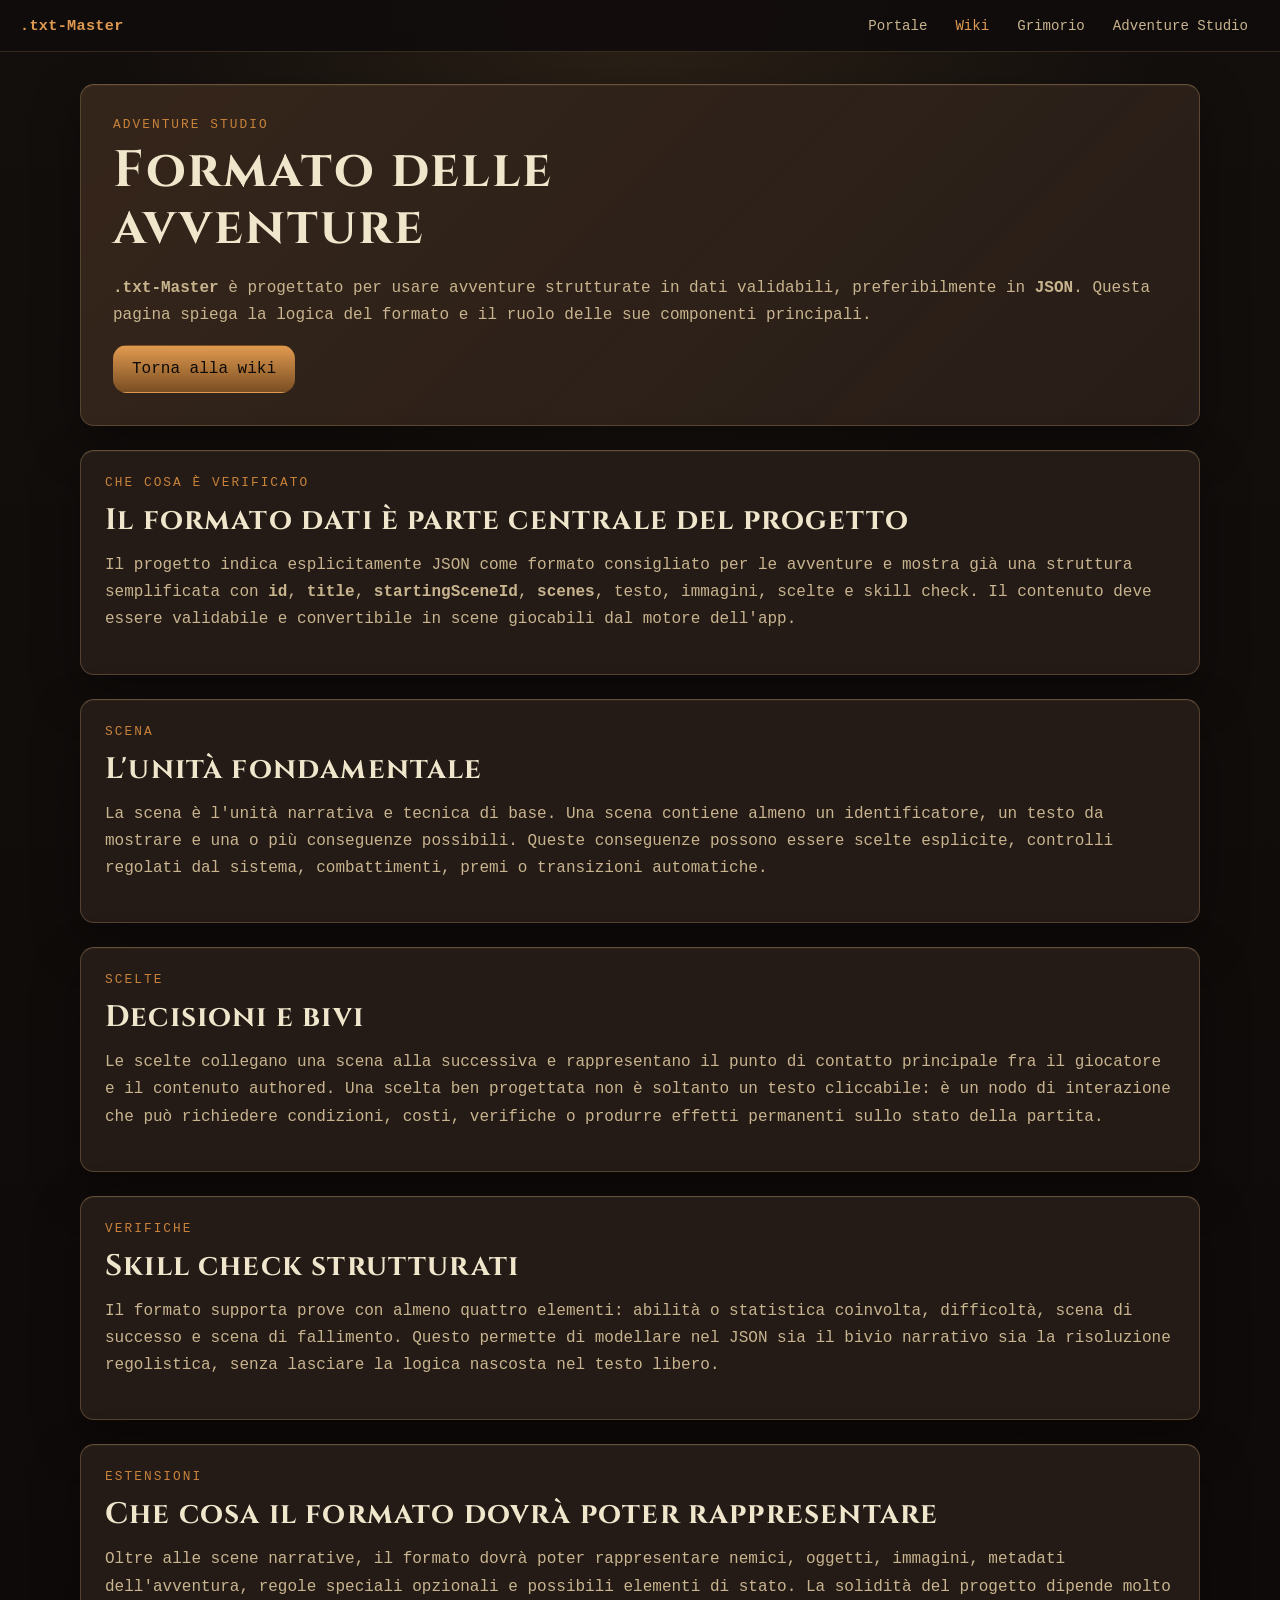
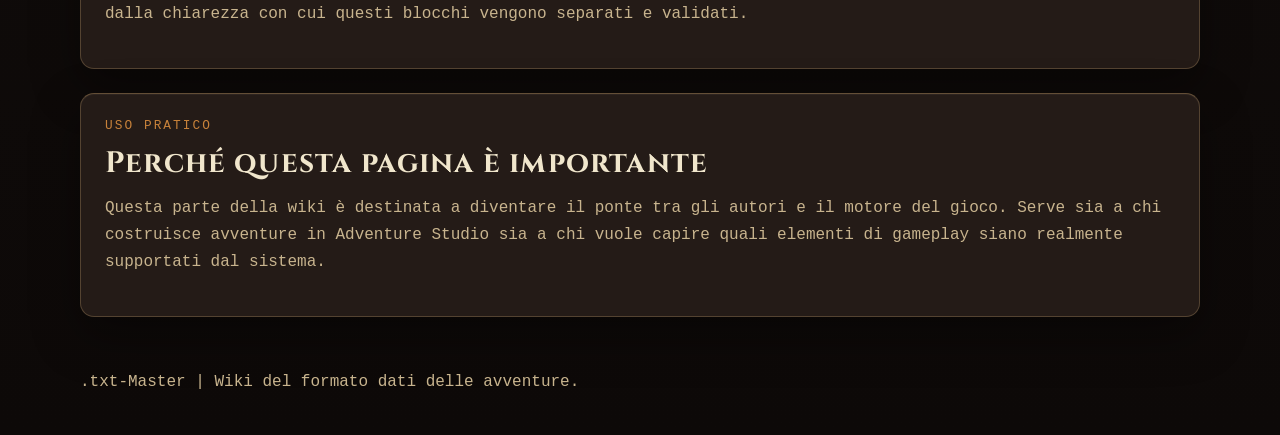
<file: wiki-formato-avventure.html>
<!DOCTYPE html>
<html lang="it">
<head>
  <meta charset="UTF-8">
  <meta name="viewport" content="width=device-width, initial-scale=1.0">
  <title>.txt-Master | Wiki del Formato Avventure</title>
  <meta name="description" content="Formato delle avventure di .txt-Master: JSON, scene, scelte, skill check, nemici, oggetti e struttura dei contenuti per Adventure Studio.">
  <link rel="manifest" href="./manifest.webmanifest">
  <link rel="stylesheet" href="./styles.css">
</head>
<body>
  <nav class="site-nav">
    <a class="site-nav__brand" href="./index.html">.txt-Master</a>
    <div class="site-nav__links">
      <a href="./index.html" class="site-nav__link">Portale</a>
      <a href="./wiki.html" class="site-nav__link site-nav__link--active">Wiki</a>
      <a href="./grimorio.html" class="site-nav__link">Grimorio</a>
      <a href="./adventure-studio/index.html" class="site-nav__link">Adventure Studio</a>
    </div>
  </nav>

  <header class="hero">
    <div class="hero__inner">
      <div class="eyebrow">Adventure Studio</div>
      <h1>Formato delle avventure</h1>
      <p class="hero__copy">
        <strong>.txt-Master</strong> è progettato per usare avventure strutturate in dati validabili, preferibilmente in <strong>JSON</strong>. Questa pagina spiega la logica del formato e il ruolo delle sue componenti principali.
      </p>
      <div class="hero__actions">
        <a class="button button--primary" href="./wiki.html">Torna alla wiki</a>
      </div>
    </div>
  </header>

  <main class="page">
    <section class="panel">
      <div class="eyebrow">Che cosa è verificato</div>
      <h2>Il formato dati è parte centrale del progetto</h2>
      <p>
        Il progetto indica esplicitamente JSON come formato consigliato per le avventure e mostra già una struttura semplificata con <strong>id</strong>, <strong>title</strong>, <strong>startingSceneId</strong>, <strong>scenes</strong>, testo, immagini, scelte e skill check. Il contenuto deve essere validabile e convertibile in scene giocabili dal motore dell'app.
      </p>
    </section>

    <section class="panel">
      <div class="eyebrow">Scena</div>
      <h2>L'unità fondamentale</h2>
      <p>
        La scena è l'unità narrativa e tecnica di base. Una scena contiene almeno un identificatore, un testo da mostrare e una o più conseguenze possibili. Queste conseguenze possono essere scelte esplicite, controlli regolati dal sistema, combattimenti, premi o transizioni automatiche.
      </p>
    </section>

    <section class="panel">
      <div class="eyebrow">Scelte</div>
      <h2>Decisioni e bivi</h2>
      <p>
        Le scelte collegano una scena alla successiva e rappresentano il punto di contatto principale fra il giocatore e il contenuto authored. Una scelta ben progettata non è soltanto un testo cliccabile: è un nodo di interazione che può richiedere condizioni, costi, verifiche o produrre effetti permanenti sullo stato della partita.
      </p>
    </section>

    <section class="panel">
      <div class="eyebrow">Verifiche</div>
      <h2>Skill check strutturati</h2>
      <p>
        Il formato supporta prove con almeno quattro elementi: abilità o statistica coinvolta, difficoltà, scena di successo e scena di fallimento. Questo permette di modellare nel JSON sia il bivio narrativo sia la risoluzione regolistica, senza lasciare la logica nascosta nel testo libero.
      </p>
    </section>

    <section class="panel">
      <div class="eyebrow">Estensioni</div>
      <h2>Che cosa il formato dovrà poter rappresentare</h2>
      <p>
        Oltre alle scene narrative, il formato dovrà poter rappresentare nemici, oggetti, immagini, metadati dell'avventura, regole speciali opzionali e possibili elementi di stato. La solidità del progetto dipende molto dalla chiarezza con cui questi blocchi vengono separati e validati.
      </p>
    </section>

    <section class="panel">
      <div class="eyebrow">Uso pratico</div>
      <h2>Perché questa pagina è importante</h2>
      <p>
        Questa parte della wiki è destinata a diventare il ponte tra gli autori e il motore del gioco. Serve sia a chi costruisce avventure in Adventure Studio sia a chi vuole capire quali elementi di gameplay siano realmente supportati dal sistema.
      </p>
    </section>
  </main>

  <footer class="footer">
    <p>.txt-Master | Wiki del formato dati delle avventure.</p>
  </footer>
</body>
</html>
</file>
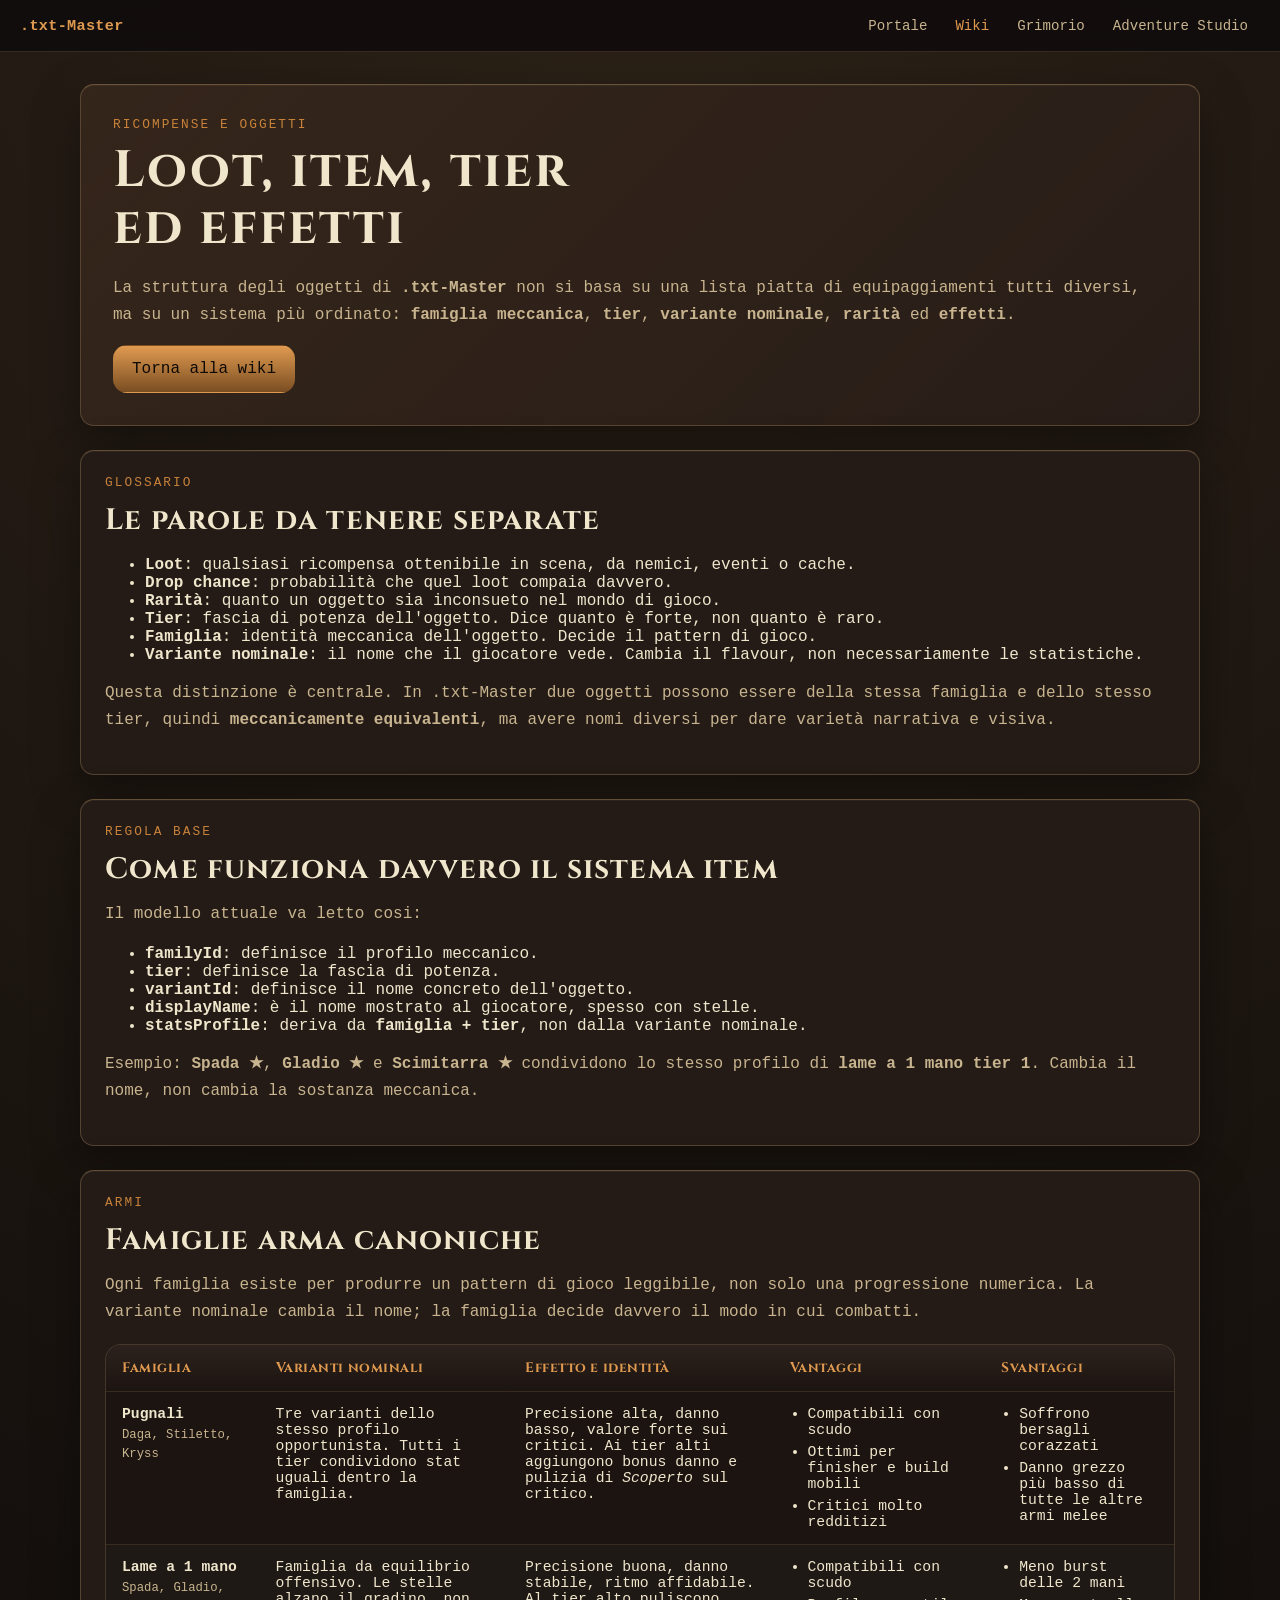
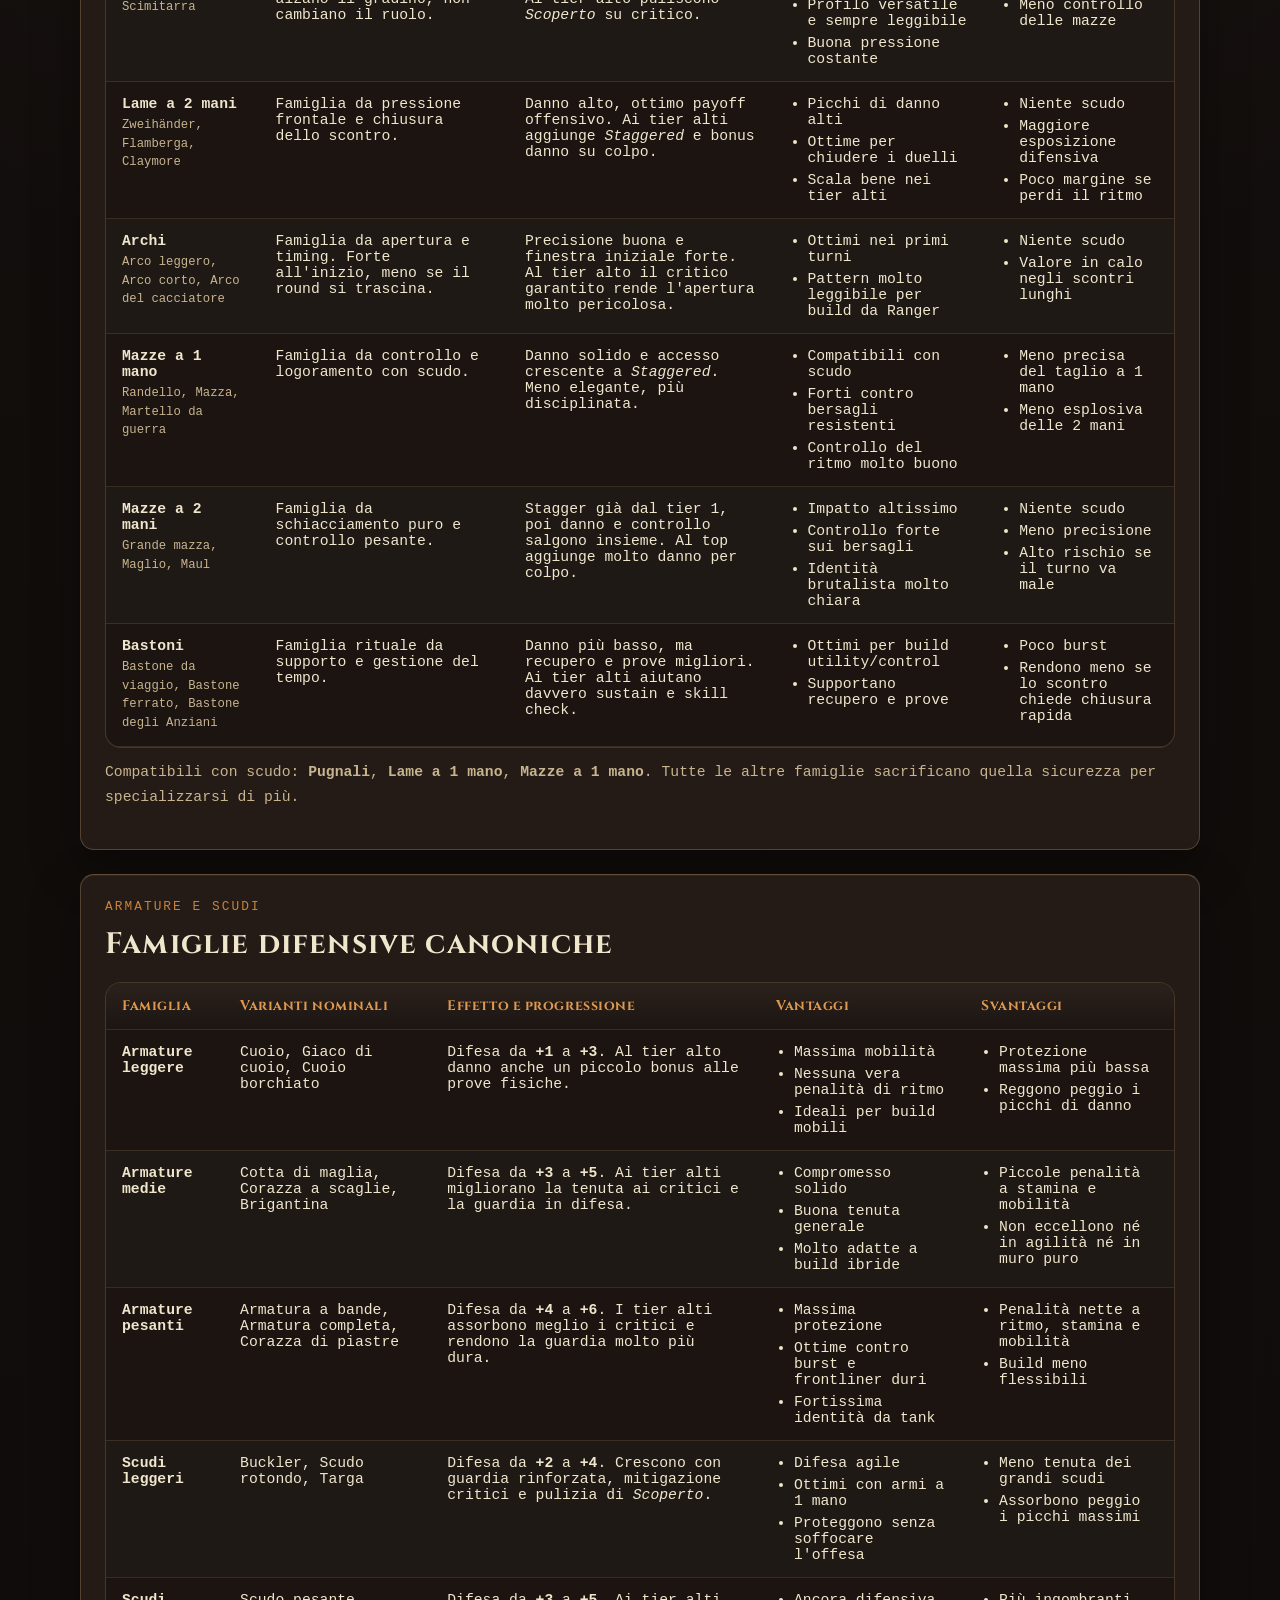
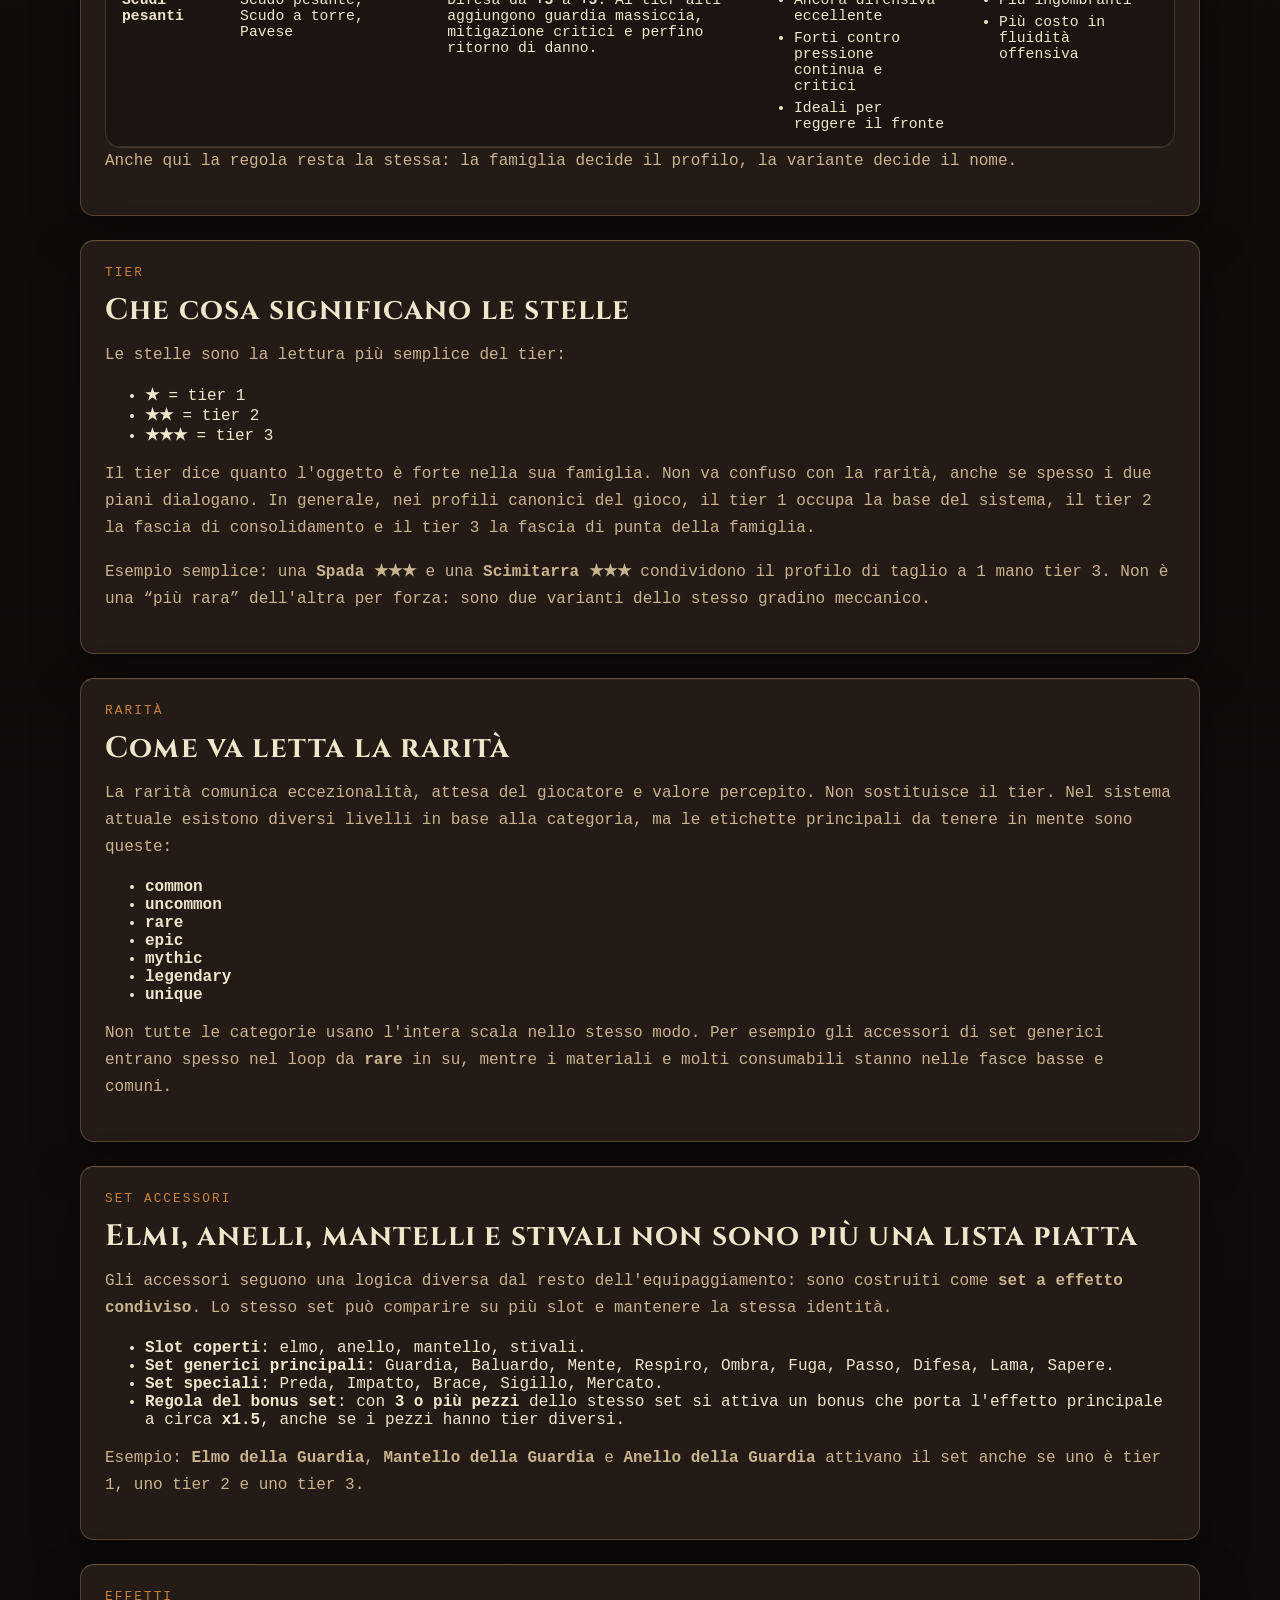
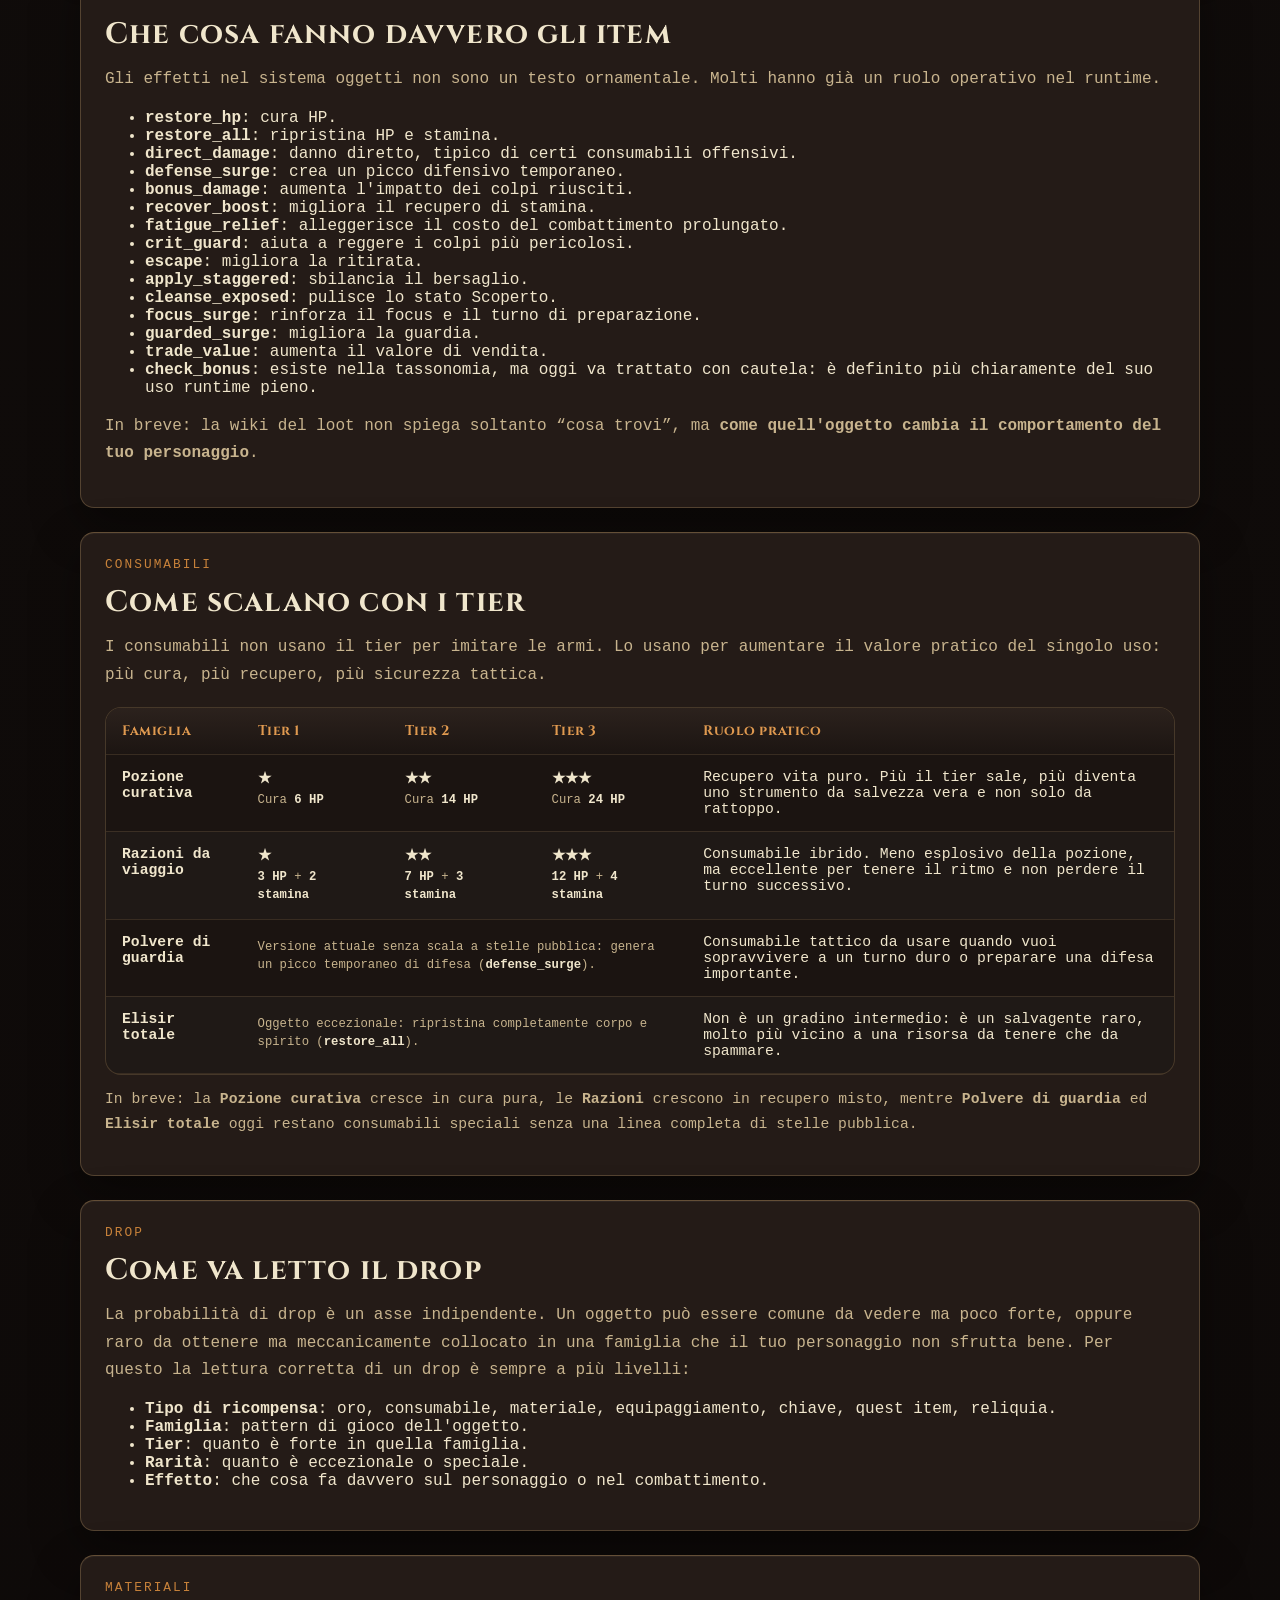
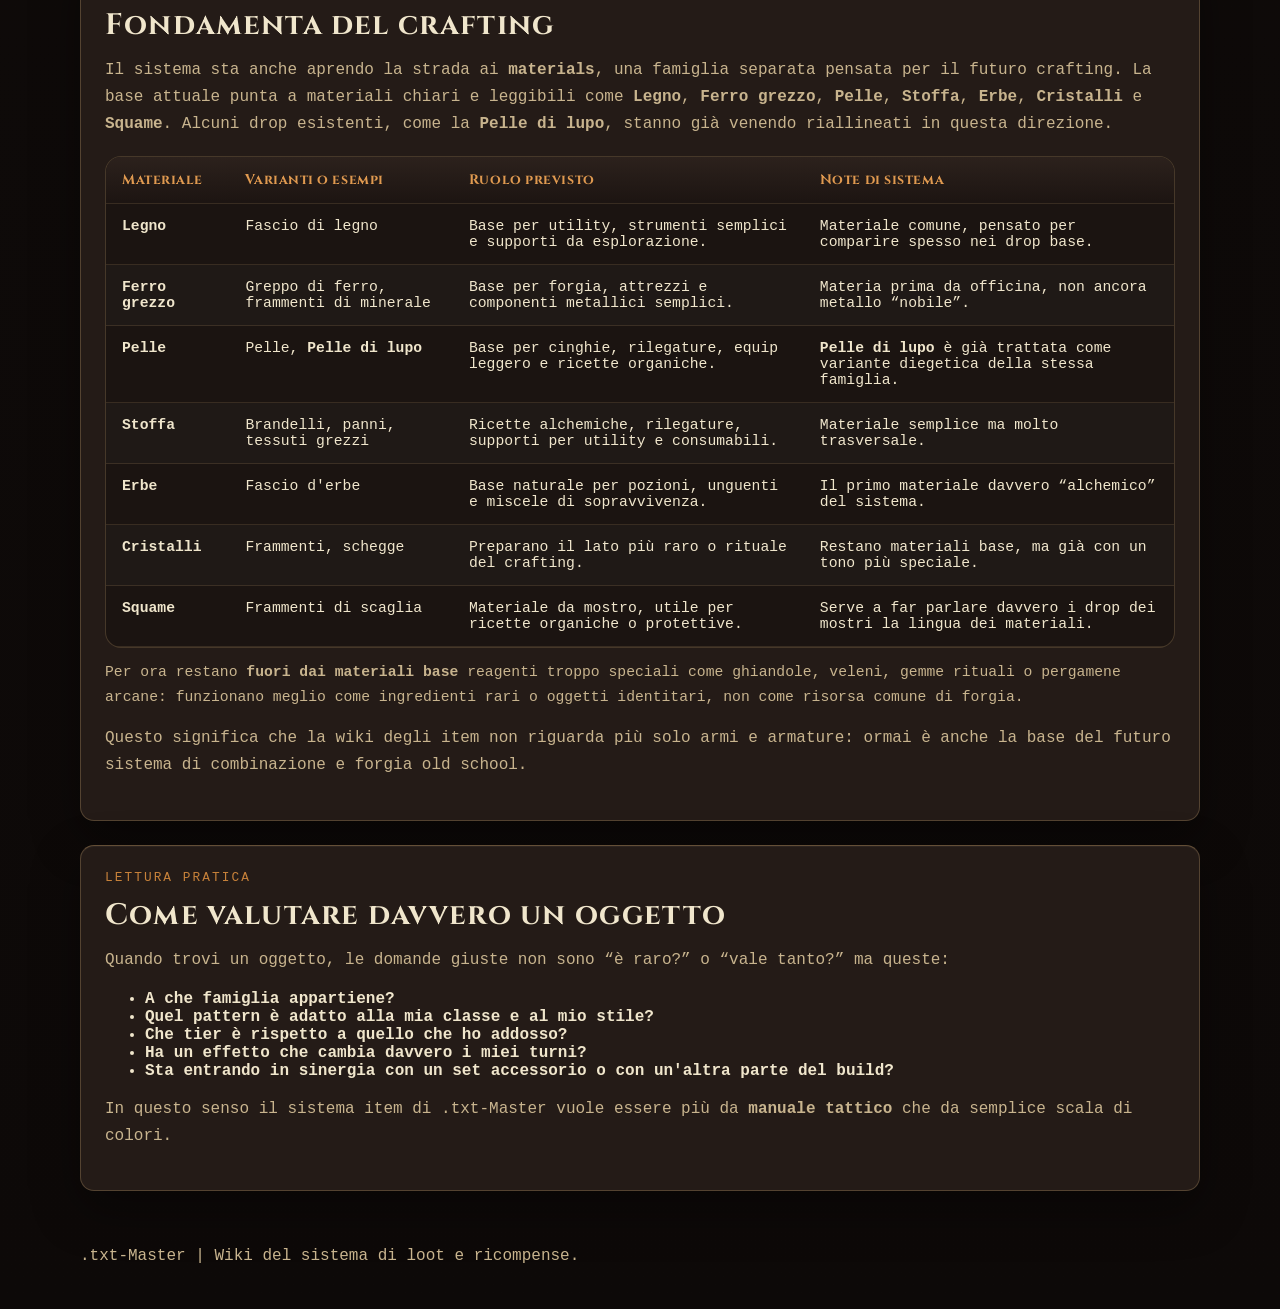
<file: wiki-loot.html>
﻿<!DOCTYPE html>
<html lang="it">
<head>
  <meta charset="UTF-8">
  <meta name="viewport" content="width=device-width, initial-scale=1.0">
  <title>.txt-Master | Wiki di Loot, Item, Tier ed Effetti</title>
  <meta name="description" content="Manuale del sistema oggetti di .txt-Master: loot, famiglie, rarita, tier, set accessori ed effetti reali del runtime.">
  <link rel="manifest" href="./manifest.webmanifest">
  <link rel="stylesheet" href="./styles.css">
</head>
<body>
  <nav class="site-nav">
    <a class="site-nav__brand" href="./index.html">.txt-Master</a>
    <div class="site-nav__links">
      <a href="./index.html" class="site-nav__link">Portale</a>
      <a href="./wiki.html" class="site-nav__link site-nav__link--active">Wiki</a>
      <a href="./grimorio.html" class="site-nav__link">Grimorio</a>
      <a href="./adventure-studio/index.html" class="site-nav__link">Adventure Studio</a>
    </div>
  </nav>

  <header class="hero">
    <div class="hero__inner">
      <div class="eyebrow">Ricompense e oggetti</div>
      <h1>Loot, item, tier ed effetti</h1>
      <p class="hero__copy">
        La struttura degli oggetti di <strong>.txt-Master</strong> non si basa su una lista piatta di equipaggiamenti tutti diversi, ma su un sistema pi&ugrave; ordinato: <strong>famiglia meccanica</strong>, <strong>tier</strong>, <strong>variante nominale</strong>, <strong>rarit&agrave;</strong> ed <strong>effetti</strong>.
      </p>
      <div class="hero__actions">
        <a class="button button--primary" href="./wiki.html">Torna alla wiki</a>
      </div>
    </div>
  </header>

  <main class="page">
    <section class="panel">
      <div class="eyebrow">Glossario</div>
      <h2>Le parole da tenere separate</h2>
      <ul>
        <li><strong>Loot</strong>: qualsiasi ricompensa ottenibile in scena, da nemici, eventi o cache.</li>
        <li><strong>Drop chance</strong>: probabilit&agrave; che quel loot compaia davvero.</li>
        <li><strong>Rarit&agrave;</strong>: quanto un oggetto sia inconsueto nel mondo di gioco.</li>
        <li><strong>Tier</strong>: fascia di potenza dell'oggetto. Dice quanto &egrave; forte, non quanto &egrave; raro.</li>
        <li><strong>Famiglia</strong>: identit&agrave; meccanica dell'oggetto. Decide il pattern di gioco.</li>
        <li><strong>Variante nominale</strong>: il nome che il giocatore vede. Cambia il flavour, non necessariamente le statistiche.</li>
      </ul>
      <p>
        Questa distinzione &egrave; centrale. In .txt-Master due oggetti possono essere della stessa famiglia e dello stesso tier, quindi <strong>meccanicamente equivalenti</strong>, ma avere nomi diversi per dare variet&agrave; narrativa e visiva.
      </p>
    </section>

    <section class="panel">
      <div class="eyebrow">Regola base</div>
      <h2>Come funziona davvero il sistema item</h2>
      <p>Il modello attuale va letto cosi:</p>
      <ul>
        <li><strong>familyId</strong>: definisce il profilo meccanico.</li>
        <li><strong>tier</strong>: definisce la fascia di potenza.</li>
        <li><strong>variantId</strong>: definisce il nome concreto dell'oggetto.</li>
        <li><strong>displayName</strong>: &egrave; il nome mostrato al giocatore, spesso con stelle.</li>
        <li><strong>statsProfile</strong>: deriva da <strong>famiglia + tier</strong>, non dalla variante nominale.</li>
      </ul>
      <p>
        Esempio: <strong>Spada ★</strong>, <strong>Gladio ★</strong> e <strong>Scimitarra ★</strong> condividono lo stesso profilo di <strong>lame a 1 mano tier 1</strong>. Cambia il nome, non cambia la sostanza meccanica.
      </p>
    </section>

    <section class="panel">
      <div class="eyebrow">Armi</div>
      <h2>Famiglie arma canoniche</h2>
      <p>Ogni famiglia esiste per produrre un pattern di gioco leggibile, non solo una progressione numerica. La variante nominale cambia il nome; la famiglia decide davvero il modo in cui combatti.</p>
      <div class="table-wrap">
        <table class="wiki-table">
          <thead>
            <tr>
              <th>Famiglia</th>
              <th>Varianti nominali</th>
              <th>Effetto e identit&agrave;</th>
              <th>Vantaggi</th>
              <th>Svantaggi</th>
            </tr>
          </thead>
          <tbody>
            <tr>
              <td><strong>Pugnali</strong><small>Daga, Stiletto, Kryss</small></td>
              <td>Tre varianti dello stesso profilo opportunista. Tutti i tier condividono stat uguali dentro la famiglia.</td>
              <td>Precisione alta, danno basso, valore forte sui critici. Ai tier alti aggiungono bonus danno e pulizia di <em>Scoperto</em> sul critico.</td>
              <td>
                <ul>
                  <li>Compatibili con scudo</li>
                  <li>Ottimi per finisher e build mobili</li>
                  <li>Critici molto redditizi</li>
                </ul>
              </td>
              <td>
                <ul>
                  <li>Soffrono bersagli corazzati</li>
                  <li>Danno grezzo pi&ugrave; basso di tutte le altre armi melee</li>
                </ul>
              </td>
            </tr>
            <tr>
              <td><strong>Lame a 1 mano</strong><small>Spada, Gladio, Scimitarra</small></td>
              <td>Famiglia da equilibrio offensivo. Le stelle alzano il gradino, non cambiano il ruolo.</td>
              <td>Precisione buona, danno stabile, ritmo affidabile. Al tier alto puliscono <em>Scoperto</em> su critico.</td>
              <td>
                <ul>
                  <li>Compatibili con scudo</li>
                  <li>Profilo versatile e sempre leggibile</li>
                  <li>Buona pressione costante</li>
                </ul>
              </td>
              <td>
                <ul>
                  <li>Meno burst delle 2 mani</li>
                  <li>Meno controllo delle mazze</li>
                </ul>
              </td>
            </tr>
            <tr>
              <td><strong>Lame a 2 mani</strong><small>Zweih&auml;nder, Flamberga, Claymore</small></td>
              <td>Famiglia da pressione frontale e chiusura dello scontro.</td>
              <td>Danno alto, ottimo payoff offensivo. Ai tier alti aggiunge <em>Staggered</em> e bonus danno su colpo.</td>
              <td>
                <ul>
                  <li>Picchi di danno alti</li>
                  <li>Ottime per chiudere i duelli</li>
                  <li>Scala bene nei tier alti</li>
                </ul>
              </td>
              <td>
                <ul>
                  <li>Niente scudo</li>
                  <li>Maggiore esposizione difensiva</li>
                  <li>Poco margine se perdi il ritmo</li>
                </ul>
              </td>
            </tr>
            <tr>
              <td><strong>Archi</strong><small>Arco leggero, Arco corto, Arco del cacciatore</small></td>
              <td>Famiglia da apertura e timing. Forte all'inizio, meno se il round si trascina.</td>
              <td>Precisione buona e finestra iniziale forte. Al tier alto il critico garantito rende l'apertura molto pericolosa.</td>
              <td>
                <ul>
                  <li>Ottimi nei primi turni</li>
                  <li>Pattern molto leggibile per build da Ranger</li>
                </ul>
              </td>
              <td>
                <ul>
                  <li>Niente scudo</li>
                  <li>Valore in calo negli scontri lunghi</li>
                </ul>
              </td>
            </tr>
            <tr>
              <td><strong>Mazze a 1 mano</strong><small>Randello, Mazza, Martello da guerra</small></td>
              <td>Famiglia da controllo e logoramento con scudo.</td>
              <td>Danno solido e accesso crescente a <em>Staggered</em>. Meno elegante, pi&ugrave; disciplinata.</td>
              <td>
                <ul>
                  <li>Compatibili con scudo</li>
                  <li>Forti contro bersagli resistenti</li>
                  <li>Controllo del ritmo molto buono</li>
                </ul>
              </td>
              <td>
                <ul>
                  <li>Meno precisa del taglio a 1 mano</li>
                  <li>Meno esplosiva delle 2 mani</li>
                </ul>
              </td>
            </tr>
            <tr>
              <td><strong>Mazze a 2 mani</strong><small>Grande mazza, Maglio, Maul</small></td>
              <td>Famiglia da schiacciamento puro e controllo pesante.</td>
              <td>Stagger gi&agrave; dal tier 1, poi danno e controllo salgono insieme. Al top aggiunge molto danno per colpo.</td>
              <td>
                <ul>
                  <li>Impatto altissimo</li>
                  <li>Controllo forte sui bersagli</li>
                  <li>Identit&agrave; brutalista molto chiara</li>
                </ul>
              </td>
              <td>
                <ul>
                  <li>Niente scudo</li>
                  <li>Meno precisione</li>
                  <li>Alto rischio se il turno va male</li>
                </ul>
              </td>
            </tr>
            <tr>
              <td><strong>Bastoni</strong><small>Bastone da viaggio, Bastone ferrato, Bastone degli Anziani</small></td>
              <td>Famiglia rituale da supporto e gestione del tempo.</td>
              <td>Danno pi&ugrave; basso, ma recupero e prove migliori. Ai tier alti aiutano davvero sustain e skill check.</td>
              <td>
                <ul>
                  <li>Ottimi per build utility/control</li>
                  <li>Supportano recupero e prove</li>
                </ul>
              </td>
              <td>
                <ul>
                  <li>Poco burst</li>
                  <li>Rendono meno se lo scontro chiede chiusura rapida</li>
                </ul>
              </td>
            </tr>
          </tbody>
        </table>
      </div>
      <p class="table-note">Compatibili con scudo: <strong>Pugnali</strong>, <strong>Lame a 1 mano</strong>, <strong>Mazze a 1 mano</strong>. Tutte le altre famiglie sacrificano quella sicurezza per specializzarsi di pi&ugrave;.</p>
    </section>

    <section class="panel">
      <div class="eyebrow">Armature e scudi</div>
      <h2>Famiglie difensive canoniche</h2>
      <div class="table-wrap">
        <table class="wiki-table">
          <thead>
            <tr>
              <th>Famiglia</th>
              <th>Varianti nominali</th>
              <th>Effetto e progressione</th>
              <th>Vantaggi</th>
              <th>Svantaggi</th>
            </tr>
          </thead>
          <tbody>
            <tr>
              <td><strong>Armature leggere</strong></td>
              <td>Cuoio, Giaco di cuoio, Cuoio borchiato</td>
              <td>Difesa da <strong>+1</strong> a <strong>+3</strong>. Al tier alto danno anche un piccolo bonus alle prove fisiche.</td>
              <td>
                <ul>
                  <li>Massima mobilit&agrave;</li>
                  <li>Nessuna vera penalit&agrave; di ritmo</li>
                  <li>Ideali per build mobili</li>
                </ul>
              </td>
              <td>
                <ul>
                  <li>Protezione massima pi&ugrave; bassa</li>
                  <li>Reggono peggio i picchi di danno</li>
                </ul>
              </td>
            </tr>
            <tr>
              <td><strong>Armature medie</strong></td>
              <td>Cotta di maglia, Corazza a scaglie, Brigantina</td>
              <td>Difesa da <strong>+3</strong> a <strong>+5</strong>. Ai tier alti migliorano la tenuta ai critici e la guardia in difesa.</td>
              <td>
                <ul>
                  <li>Compromesso solido</li>
                  <li>Buona tenuta generale</li>
                  <li>Molto adatte a build ibride</li>
                </ul>
              </td>
              <td>
                <ul>
                  <li>Piccole penalit&agrave; a stamina e mobilit&agrave;</li>
                  <li>Non eccellono n&eacute; in agilit&agrave; n&eacute; in muro puro</li>
                </ul>
              </td>
            </tr>
            <tr>
              <td><strong>Armature pesanti</strong></td>
              <td>Armatura a bande, Armatura completa, Corazza di piastre</td>
              <td>Difesa da <strong>+4</strong> a <strong>+6</strong>. I tier alti assorbono meglio i critici e rendono la guardia molto pi&ugrave; dura.</td>
              <td>
                <ul>
                  <li>Massima protezione</li>
                  <li>Ottime contro burst e frontliner duri</li>
                  <li>Fortissima identit&agrave; da tank</li>
                </ul>
              </td>
              <td>
                <ul>
                  <li>Penalit&agrave; nette a ritmo, stamina e mobilit&agrave;</li>
                  <li>Build meno flessibili</li>
                </ul>
              </td>
            </tr>
            <tr>
              <td><strong>Scudi leggeri</strong></td>
              <td>Buckler, Scudo rotondo, Targa</td>
              <td>Difesa da <strong>+2</strong> a <strong>+4</strong>. Crescono con guardia rinforzata, mitigazione critici e pulizia di <em>Scoperto</em>.</td>
              <td>
                <ul>
                  <li>Difesa agile</li>
                  <li>Ottimi con armi a 1 mano</li>
                  <li>Proteggono senza soffocare l'offesa</li>
                </ul>
              </td>
              <td>
                <ul>
                  <li>Meno tenuta dei grandi scudi</li>
                  <li>Assorbono peggio i picchi massimi</li>
                </ul>
              </td>
            </tr>
            <tr>
              <td><strong>Scudi pesanti</strong></td>
              <td>Scudo pesante, Scudo a torre, Pavese</td>
              <td>Difesa da <strong>+3</strong> a <strong>+5</strong>. Ai tier alti aggiungono guardia massiccia, mitigazione critici e perfino ritorno di danno.</td>
              <td>
                <ul>
                  <li>Ancora difensiva eccellente</li>
                  <li>Forti contro pressione continua e critici</li>
                  <li>Ideali per reggere il fronte</li>
                </ul>
              </td>
              <td>
                <ul>
                  <li>Pi&ugrave; ingombranti</li>
                  <li>Pi&ugrave; costo in fluidit&agrave; offensiva</li>
                </ul>
              </td>
            </tr>
          </tbody>
        </table>
      </div>
      <p>
        Anche qui la regola resta la stessa: la famiglia decide il profilo, la variante decide il nome.
      </p>
    </section>

    <section class="panel">
      <div class="eyebrow">Tier</div>
      <h2>Che cosa significano le stelle</h2>
      <p>Le stelle sono la lettura pi&ugrave; semplice del tier:</p>
      <ul>
        <li><strong>&#9733;</strong> = tier 1</li>
        <li><strong>&#9733;&#9733;</strong> = tier 2</li>
        <li><strong>&#9733;&#9733;&#9733;</strong> = tier 3</li>
      </ul>
      <p>
        Il tier dice quanto l'oggetto &egrave; forte nella sua famiglia. Non va confuso con la rarit&agrave;, anche se spesso i due piani dialogano. In generale, nei profili canonici del gioco, il tier 1 occupa la base del sistema, il tier 2 la fascia di consolidamento e il tier 3 la fascia di punta della famiglia.
      </p>
      <p>
        Esempio semplice: una <strong>Spada ★★★</strong> e una <strong>Scimitarra ★★★</strong> condividono il profilo di taglio a 1 mano tier 3. Non &egrave; una “pi&ugrave; rara” dell'altra per forza: sono due varianti dello stesso gradino meccanico.
      </p>
    </section>

    <section class="panel">
      <div class="eyebrow">Rarit&agrave;</div>
      <h2>Come va letta la rarit&agrave;</h2>
      <p>
        La rarit&agrave; comunica eccezionalit&agrave;, attesa del giocatore e valore percepito. Non sostituisce il tier. Nel sistema attuale esistono diversi livelli in base alla categoria, ma le etichette principali da tenere in mente sono queste:
      </p>
      <ul>
        <li><strong>common</strong></li>
        <li><strong>uncommon</strong></li>
        <li><strong>rare</strong></li>
        <li><strong>epic</strong></li>
        <li><strong>mythic</strong></li>
        <li><strong>legendary</strong></li>
        <li><strong>unique</strong></li>
      </ul>
      <p>
        Non tutte le categorie usano l'intera scala nello stesso modo. Per esempio gli accessori di set generici entrano spesso nel loop da <strong>rare</strong> in su, mentre i materiali e molti consumabili stanno nelle fasce basse e comuni.
      </p>
    </section>

    <section class="panel">
      <div class="eyebrow">Set accessori</div>
      <h2>Elmi, anelli, mantelli e stivali non sono pi&ugrave; una lista piatta</h2>
      <p>
        Gli accessori seguono una logica diversa dal resto dell'equipaggiamento: sono costruiti come <strong>set a effetto condiviso</strong>. Lo stesso set pu&ograve; comparire su pi&ugrave; slot e mantenere la stessa identit&agrave;.
      </p>
      <ul>
        <li><strong>Slot coperti</strong>: elmo, anello, mantello, stivali.</li>
        <li><strong>Set generici principali</strong>: Guardia, Baluardo, Mente, Respiro, Ombra, Fuga, Passo, Difesa, Lama, Sapere.</li>
        <li><strong>Set speciali</strong>: Preda, Impatto, Brace, Sigillo, Mercato.</li>
        <li><strong>Regola del bonus set</strong>: con <strong>3 o pi&ugrave; pezzi</strong> dello stesso set si attiva un bonus che porta l'effetto principale a circa <strong>x1.5</strong>, anche se i pezzi hanno tier diversi.</li>
      </ul>
      <p>
        Esempio: <strong>Elmo della Guardia</strong>, <strong>Mantello della Guardia</strong> e <strong>Anello della Guardia</strong> attivano il set anche se uno &egrave; tier 1, uno tier 2 e uno tier 3.
      </p>
    </section>

    <section class="panel">
      <div class="eyebrow">Effetti</div>
      <h2>Che cosa fanno davvero gli item</h2>
      <p>Gli effetti nel sistema oggetti non sono un testo ornamentale. Molti hanno gi&agrave; un ruolo operativo nel runtime.</p>
      <ul>
        <li><strong>restore_hp</strong>: cura HP.</li>
        <li><strong>restore_all</strong>: ripristina HP e stamina.</li>
        <li><strong>direct_damage</strong>: danno diretto, tipico di certi consumabili offensivi.</li>
        <li><strong>defense_surge</strong>: crea un picco difensivo temporaneo.</li>
        <li><strong>bonus_damage</strong>: aumenta l'impatto dei colpi riusciti.</li>
        <li><strong>recover_boost</strong>: migliora il recupero di stamina.</li>
        <li><strong>fatigue_relief</strong>: alleggerisce il costo del combattimento prolungato.</li>
        <li><strong>crit_guard</strong>: aiuta a reggere i colpi pi&ugrave; pericolosi.</li>
        <li><strong>escape</strong>: migliora la ritirata.</li>
        <li><strong>apply_staggered</strong>: sbilancia il bersaglio.</li>
        <li><strong>cleanse_exposed</strong>: pulisce lo stato Scoperto.</li>
        <li><strong>focus_surge</strong>: rinforza il focus e il turno di preparazione.</li>
        <li><strong>guarded_surge</strong>: migliora la guardia.</li>
        <li><strong>trade_value</strong>: aumenta il valore di vendita.</li>
        <li><strong>check_bonus</strong>: esiste nella tassonomia, ma oggi va trattato con cautela: &egrave; definito pi&ugrave; chiaramente del suo uso runtime pieno.</li>
      </ul>
      <p>
        In breve: la wiki del loot non spiega soltanto “cosa trovi”, ma <strong>come quell'oggetto cambia il comportamento del tuo personaggio</strong>.
      </p>
    </section>

    <section class="panel">
      <div class="eyebrow">Consumabili</div>
      <h2>Come scalano con i tier</h2>
      <p>I consumabili non usano il tier per imitare le armi. Lo usano per aumentare il valore pratico del singolo uso: pi&ugrave; cura, pi&ugrave; recupero, pi&ugrave; sicurezza tattica.</p>
      <div class="table-wrap">
        <table class="wiki-table">
          <thead>
            <tr>
              <th>Famiglia</th>
              <th>Tier 1</th>
              <th>Tier 2</th>
              <th>Tier 3</th>
              <th>Ruolo pratico</th>
            </tr>
          </thead>
          <tbody>
            <tr>
              <td><strong>Pozione curativa</strong></td>
              <td><strong>&#9733;</strong><small>Cura <strong>6 HP</strong></small></td>
              <td><strong>&#9733;&#9733;</strong><small>Cura <strong>14 HP</strong></small></td>
              <td><strong>&#9733;&#9733;&#9733;</strong><small>Cura <strong>24 HP</strong></small></td>
              <td>Recupero vita puro. Pi&ugrave; il tier sale, pi&ugrave; diventa uno strumento da salvezza vera e non solo da rattoppo.</td>
            </tr>
            <tr>
              <td><strong>Razioni da viaggio</strong></td>
              <td><strong>&#9733;</strong><small><strong>3 HP</strong> + <strong>2 stamina</strong></small></td>
              <td><strong>&#9733;&#9733;</strong><small><strong>7 HP</strong> + <strong>3 stamina</strong></small></td>
              <td><strong>&#9733;&#9733;&#9733;</strong><small><strong>12 HP</strong> + <strong>4 stamina</strong></small></td>
              <td>Consumabile ibrido. Meno esplosivo della pozione, ma eccellente per tenere il ritmo e non perdere il turno successivo.</td>
            </tr>
            <tr>
              <td><strong>Polvere di guardia</strong></td>
              <td colspan="3"><small>Versione attuale senza scala a stelle pubblica: genera un picco temporaneo di difesa (<strong>defense_surge</strong>).</small></td>
              <td>Consumabile tattico da usare quando vuoi sopravvivere a un turno duro o preparare una difesa importante.</td>
            </tr>
            <tr>
              <td><strong>Elisir totale</strong></td>
              <td colspan="3"><small>Oggetto eccezionale: ripristina completamente corpo e spirito (<strong>restore_all</strong>).</small></td>
              <td>Non &egrave; un gradino intermedio: &egrave; un salvagente raro, molto pi&ugrave; vicino a una risorsa da tenere che da spammare.</td>
            </tr>
          </tbody>
        </table>
      </div>
      <p class="table-note">In breve: la <strong>Pozione curativa</strong> cresce in cura pura, le <strong>Razioni</strong> crescono in recupero misto, mentre <strong>Polvere di guardia</strong> ed <strong>Elisir totale</strong> oggi restano consumabili speciali senza una linea completa di stelle pubblica.</p>
    </section>

    <section class="panel">
      <div class="eyebrow">Drop</div>
      <h2>Come va letto il drop</h2>
      <p>
        La probabilit&agrave; di drop &egrave; un asse indipendente. Un oggetto pu&ograve; essere comune da vedere ma poco forte, oppure raro da ottenere ma meccanicamente collocato in una famiglia che il tuo personaggio non sfrutta bene. Per questo la lettura corretta di un drop &egrave; sempre a pi&ugrave; livelli:
      </p>
      <ul>
        <li><strong>Tipo di ricompensa</strong>: oro, consumabile, materiale, equipaggiamento, chiave, quest item, reliquia.</li>
        <li><strong>Famiglia</strong>: pattern di gioco dell'oggetto.</li>
        <li><strong>Tier</strong>: quanto &egrave; forte in quella famiglia.</li>
        <li><strong>Rarit&agrave;</strong>: quanto &egrave; eccezionale o speciale.</li>
        <li><strong>Effetto</strong>: che cosa fa davvero sul personaggio o nel combattimento.</li>
      </ul>
    </section>

    <section class="panel">
      <div class="eyebrow">Materiali</div>
      <h2>Fondamenta del crafting</h2>
      <p>
        Il sistema sta anche aprendo la strada ai <strong>materials</strong>, una famiglia separata pensata per il futuro crafting. La base attuale punta a materiali chiari e leggibili come <strong>Legno</strong>, <strong>Ferro grezzo</strong>, <strong>Pelle</strong>, <strong>Stoffa</strong>, <strong>Erbe</strong>, <strong>Cristalli</strong> e <strong>Squame</strong>. Alcuni drop esistenti, come la <strong>Pelle di lupo</strong>, stanno gi&agrave; venendo riallineati in questa direzione.
      </p>
      <div class="table-wrap">
        <table class="wiki-table">
          <thead>
            <tr>
              <th>Materiale</th>
              <th>Varianti o esempi</th>
              <th>Ruolo previsto</th>
              <th>Note di sistema</th>
            </tr>
          </thead>
          <tbody>
            <tr>
              <td><strong>Legno</strong></td>
              <td>Fascio di legno</td>
              <td>Base per utility, strumenti semplici e supporti da esplorazione.</td>
              <td>Materiale comune, pensato per comparire spesso nei drop base.</td>
            </tr>
            <tr>
              <td><strong>Ferro grezzo</strong></td>
              <td>Greppo di ferro, frammenti di minerale</td>
              <td>Base per forgia, attrezzi e componenti metallici semplici.</td>
              <td>Materia prima da officina, non ancora metallo “nobile”.</td>
            </tr>
            <tr>
              <td><strong>Pelle</strong></td>
              <td>Pelle, <strong>Pelle di lupo</strong></td>
              <td>Base per cinghie, rilegature, equip leggero e ricette organiche.</td>
              <td><strong>Pelle di lupo</strong> &egrave; gi&agrave; trattata come variante diegetica della stessa famiglia.</td>
            </tr>
            <tr>
              <td><strong>Stoffa</strong></td>
              <td>Brandelli, panni, tessuti grezzi</td>
              <td>Ricette alchemiche, rilegature, supporti per utility e consumabili.</td>
              <td>Materiale semplice ma molto trasversale.</td>
            </tr>
            <tr>
              <td><strong>Erbe</strong></td>
              <td>Fascio d'erbe</td>
              <td>Base naturale per pozioni, unguenti e miscele di sopravvivenza.</td>
              <td>Il primo materiale davvero “alchemico” del sistema.</td>
            </tr>
            <tr>
              <td><strong>Cristalli</strong></td>
              <td>Frammenti, schegge</td>
              <td>Preparano il lato pi&ugrave; raro o rituale del crafting.</td>
              <td>Restano materiali base, ma gi&agrave; con un tono pi&ugrave; speciale.</td>
            </tr>
            <tr>
              <td><strong>Squame</strong></td>
              <td>Frammenti di scaglia</td>
              <td>Materiale da mostro, utile per ricette organiche o protettive.</td>
              <td>Serve a far parlare davvero i drop dei mostri la lingua dei materiali.</td>
            </tr>
          </tbody>
        </table>
      </div>
      <p class="table-note">Per ora restano <strong>fuori dai materiali base</strong> reagenti troppo speciali come ghiandole, veleni, gemme rituali o pergamene arcane: funzionano meglio come ingredienti rari o oggetti identitari, non come risorsa comune di forgia.</p>
      <p>
        Questo significa che la wiki degli item non riguarda pi&ugrave; solo armi e armature: ormai &egrave; anche la base del futuro sistema di combinazione e forgia old school.
      </p>
    </section>

    <section class="panel">
      <div class="eyebrow">Lettura pratica</div>
      <h2>Come valutare davvero un oggetto</h2>
      <p>Quando trovi un oggetto, le domande giuste non sono “&egrave; raro?” o “vale tanto?” ma queste:</p>
      <ul>
        <li><strong>A che famiglia appartiene?</strong></li>
        <li><strong>Quel pattern &egrave; adatto alla mia classe e al mio stile?</strong></li>
        <li><strong>Che tier &egrave; rispetto a quello che ho addosso?</strong></li>
        <li><strong>Ha un effetto che cambia davvero i miei turni?</strong></li>
        <li><strong>Sta entrando in sinergia con un set accessorio o con un'altra parte del build?</strong></li>
      </ul>
      <p>
        In questo senso il sistema item di .txt-Master vuole essere pi&ugrave; da <strong>manuale tattico</strong> che da semplice scala di colori.
      </p>
    </section>
  </main>

  <footer class="footer">
    <p>.txt-Master | Wiki del sistema di loot e ricompense.</p>
  </footer>
</body>
</html>
</file>
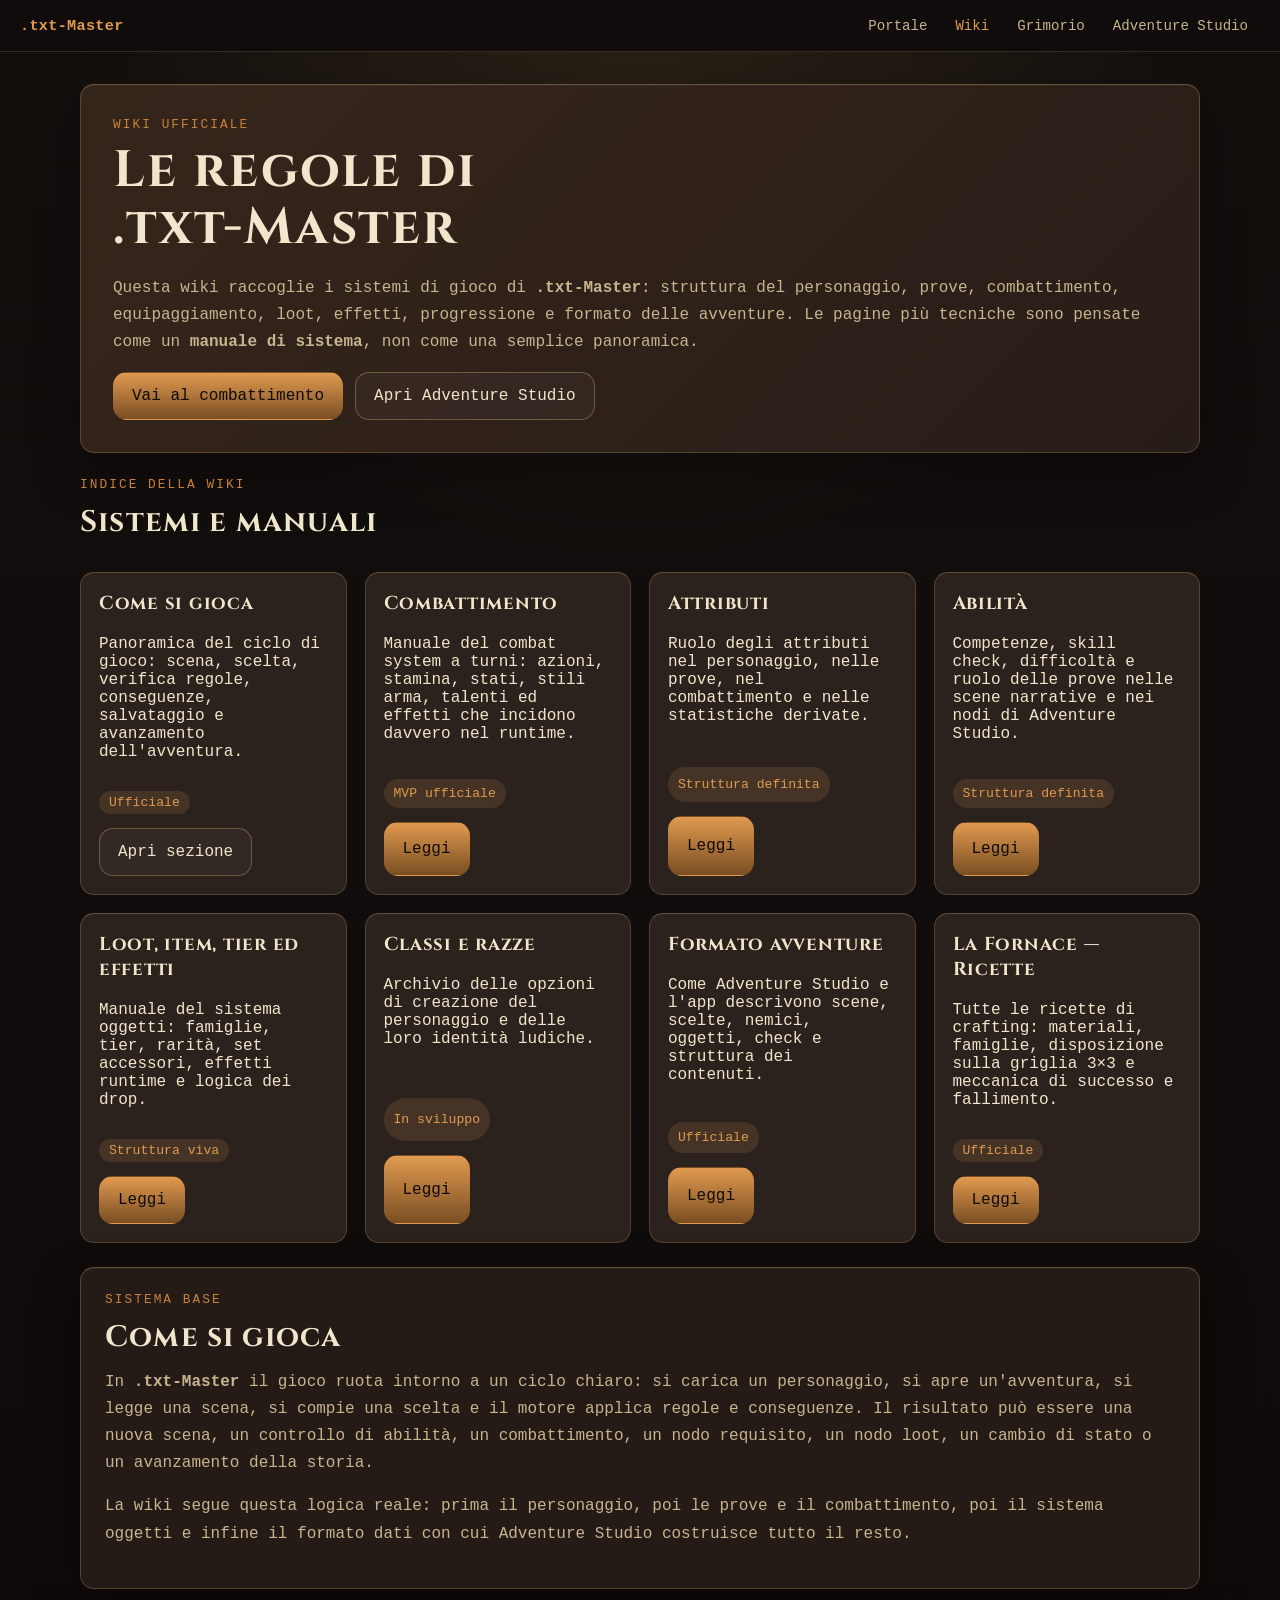
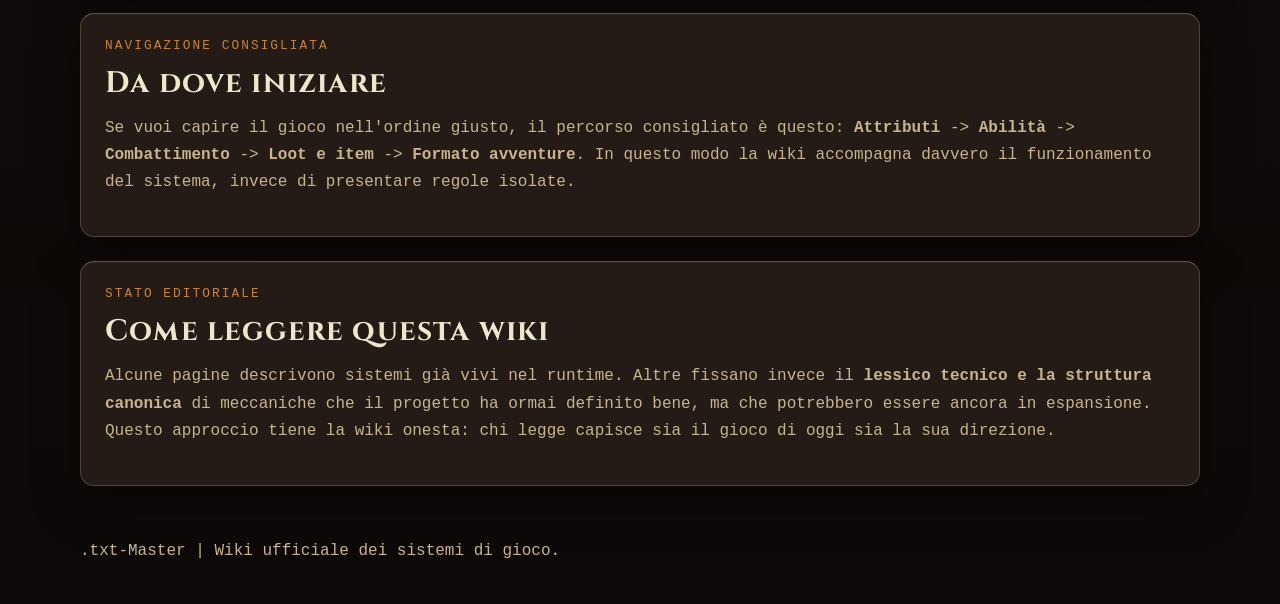
<file: wiki.html>
﻿<!DOCTYPE html>
<html lang="it">
<head>
  <meta charset="UTF-8">
  <meta name="viewport" content="width=device-width, initial-scale=1.0">
  <title>.txt-Master | Wiki del Gioco</title>
  <meta name="description" content="Wiki ufficiale di .txt-Master: sistemi di gioco, personaggio, combattimento, item, tier, effetti e struttura delle avventure.">
  <link rel="manifest" href="./manifest.webmanifest">
  <link rel="stylesheet" href="./styles.css">
</head>
<body>
  <nav class="site-nav">
    <a class="site-nav__brand" href="./index.html">.txt-Master</a>
    <div class="site-nav__links">
      <a href="./index.html" class="site-nav__link">Portale</a>
      <a href="./wiki.html" class="site-nav__link site-nav__link--active">Wiki</a>
      <a href="./grimorio.html" class="site-nav__link">Grimorio</a>
      <a href="./adventure-studio/index.html" class="site-nav__link">Adventure Studio</a>
    </div>
  </nav>

  <header class="hero">
    <div class="hero__inner">
      <div class="eyebrow">Wiki ufficiale</div>
      <h1>Le regole di .txt-Master</h1>
      <p class="hero__copy">
        Questa wiki raccoglie i sistemi di gioco di <strong>.txt-Master</strong>: struttura del personaggio, prove, combattimento, equipaggiamento, loot, effetti, progressione e formato delle avventure. Le pagine pi&ugrave; tecniche sono pensate come un <strong>manuale di sistema</strong>, non come una semplice panoramica.
      </p>
      <div class="hero__actions">
        <a class="button button--primary" href="./wiki-combattimento.html">Vai al combattimento</a>
        <a class="button button--ghost" href="./adventure-studio/index.html">Apri Adventure Studio</a>
      </div>
    </div>
  </header>

  <main class="page">
    <section class="section">
      <div class="section__head">
        <div>
          <div class="eyebrow">Indice della wiki</div>
          <h2>Sistemi e manuali</h2>
        </div>
      </div>
      <div class="adventure-grid">
        <article class="adventure-card">
          <div>
            <h3>Come si gioca</h3>
            <p>Panoramica del ciclo di gioco: scena, scelta, verifica regole, conseguenze, salvataggio e avanzamento dell'avventura.</p>
          </div>
          <div class="adventure-meta"><span class="tag">Ufficiale</span></div>
          <div class="card-actions">
            <a class="button button--ghost" href="#core-loop">Apri sezione</a>
          </div>
        </article>

        <article class="adventure-card">
          <div>
            <h3>Combattimento</h3>
            <p>Manuale del combat system a turni: azioni, stamina, stati, stili arma, talenti ed effetti che incidono davvero nel runtime.</p>
          </div>
          <div class="adventure-meta"><span class="tag">MVP ufficiale</span></div>
          <div class="card-actions">
            <a class="button button--primary" href="./wiki-combattimento.html">Leggi</a>
          </div>
        </article>

        <article class="adventure-card">
          <div>
            <h3>Attributi</h3>
            <p>Ruolo degli attributi nel personaggio, nelle prove, nel combattimento e nelle statistiche derivate.</p>
          </div>
          <div class="adventure-meta"><span class="tag">Struttura definita</span></div>
          <div class="card-actions">
            <a class="button button--primary" href="./wiki-attributi.html">Leggi</a>
          </div>
        </article>

        <article class="adventure-card">
          <div>
            <h3>Abilit&agrave;</h3>
            <p>Competenze, skill check, difficolt&agrave; e ruolo delle prove nelle scene narrative e nei nodi di Adventure Studio.</p>
          </div>
          <div class="adventure-meta"><span class="tag">Struttura definita</span></div>
          <div class="card-actions">
            <a class="button button--primary" href="./wiki-abilita.html">Leggi</a>
          </div>
        </article>

        <article class="adventure-card">
          <div>
            <h3>Loot, item, tier ed effetti</h3>
            <p>Manuale del sistema oggetti: famiglie, tier, rarit&agrave;, set accessori, effetti runtime e logica dei drop.</p>
          </div>
          <div class="adventure-meta"><span class="tag">Struttura viva</span></div>
          <div class="card-actions">
            <a class="button button--primary" href="./wiki-loot.html">Leggi</a>
          </div>
        </article>

        <article class="adventure-card">
          <div>
            <h3>Classi e razze</h3>
            <p>Archivio delle opzioni di creazione del personaggio e delle loro identit&agrave; ludiche.</p>
          </div>
          <div class="adventure-meta"><span class="tag">In sviluppo</span></div>
          <div class="card-actions">
            <a class="button button--primary" href="./wiki-classi-razze.html">Leggi</a>
          </div>
        </article>

        <article class="adventure-card">
          <div>
            <h3>Formato avventure</h3>
            <p>Come Adventure Studio e l'app descrivono scene, scelte, nemici, oggetti, check e struttura dei contenuti.</p>
          </div>
          <div class="adventure-meta"><span class="tag">Ufficiale</span></div>
          <div class="card-actions">
            <a class="button button--primary" href="./wiki-formato-avventure.html">Leggi</a>
          </div>
        </article>

        <article class="adventure-card">
          <div>
            <h3>La Fornace — Ricette</h3>
            <p>Tutte le ricette di crafting: materiali, famiglie, disposizione sulla griglia 3&times;3 e meccanica di successo e fallimento.</p>
          </div>
          <div class="adventure-meta"><span class="tag">Ufficiale</span></div>
          <div class="card-actions">
            <a class="button button--primary" href="./crafting.html">Leggi</a>
          </div>
        </article>
      </div>
    </section>

    <section id="core-loop" class="panel">
      <div class="eyebrow">Sistema base</div>
      <h2>Come si gioca</h2>
      <p>
        In <strong>.txt-Master</strong> il gioco ruota intorno a un ciclo chiaro: si carica un personaggio, si apre un'avventura, si legge una scena, si compie una scelta e il motore applica regole e conseguenze. Il risultato pu&ograve; essere una nuova scena, un controllo di abilit&agrave;, un combattimento, un nodo requisito, un nodo loot, un cambio di stato o un avanzamento della storia.
      </p>
      <p>
        La wiki segue questa logica reale: prima il personaggio, poi le prove e il combattimento, poi il sistema oggetti e infine il formato dati con cui Adventure Studio costruisce tutto il resto.
      </p>
    </section>

    <section class="panel">
      <div class="eyebrow">Navigazione consigliata</div>
      <h2>Da dove iniziare</h2>
      <p>
        Se vuoi capire il gioco nell'ordine giusto, il percorso consigliato &egrave; questo: <strong>Attributi</strong> -&gt; <strong>Abilit&agrave;</strong> -&gt; <strong>Combattimento</strong> -&gt; <strong>Loot e item</strong> -&gt; <strong>Formato avventure</strong>. In questo modo la wiki accompagna davvero il funzionamento del sistema, invece di presentare regole isolate.
      </p>
    </section>

    <section class="panel">
      <div class="eyebrow">Stato editoriale</div>
      <h2>Come leggere questa wiki</h2>
      <p>
        Alcune pagine descrivono sistemi gi&agrave; vivi nel runtime. Altre fissano invece il <strong>lessico tecnico e la struttura canonica</strong> di meccaniche che il progetto ha ormai definito bene, ma che potrebbero essere ancora in espansione. Questo approccio tiene la wiki onesta: chi legge capisce sia il gioco di oggi sia la sua direzione.
      </p>
    </section>
  </main>

  <footer class="footer">
    <p>.txt-Master | Wiki ufficiale dei sistemi di gioco.</p>
  </footer>
</body>
</html>
</file>
<file: styles.css>
@import url('https://fonts.googleapis.com/css2?family=Cinzel:wght@400;600;700&display=swap');

:root {
  --bg: #110d0c;
  --bg-alt: #171210;
  --panel: #241b17;
  --panel-soft: #2c221d;
  --line: #7c6447;
  --text: #f0e6cc;
  --muted: #c8b48e;
  --accent: #c8823a;
  --accent-strong: #e09a50;
  --danger: #8a3535;
  --shadow: 0 18px 48px rgba(0, 0, 0, 0.36);
  --radius: 14px;
  --max: 1120px;
  --display: "Cinzel", "Palatino Linotype", serif;
  font-family: "IBM Plex Mono", "Cascadia Mono", "Courier New", monospace;
}

* {
  box-sizing: border-box;
}

html {
  scroll-behavior: smooth;
}

body {
  margin: 0;
  background:
    radial-gradient(circle at top, rgba(216, 163, 92, 0.12), transparent 25%),
    linear-gradient(180deg, #130f0d 0%, #0d0908 100%);
  color: var(--text);
}

a {
  color: inherit;
}

.site-nav {
  position: sticky;
  top: 0;
  z-index: 20;
  display: flex;
  align-items: center;
  justify-content: space-between;
  gap: 16px;
  padding: 0 20px;
  height: 52px;
  background: rgba(17, 13, 12, 0.92);
  border-bottom: 1px solid rgba(124, 100, 71, 0.35);
  backdrop-filter: blur(10px);
}

.site-nav__brand {
  font-weight: 700;
  font-size: 0.95rem;
  color: var(--accent-strong);
  text-decoration: none;
  letter-spacing: 0.02em;
  flex-shrink: 0;
}

.site-nav__links {
  display: flex;
  gap: 4px;
}

.site-nav__link {
  display: inline-block;
  padding: 6px 12px;
  border-radius: 10px;
  text-decoration: none;
  color: var(--muted);
  font-size: 0.88rem;
  transition: color 120ms, background 120ms;
}

.site-nav__link:hover {
  color: var(--text);
  background: rgba(255, 255, 255, 0.05);
}

.site-nav__link--active {
  color: var(--accent-strong);
}

.hero {
  padding: 32px 20px 24px;
}

.hero__inner,
.page,
.footer {
  width: min(var(--max), calc(100% - 32px));
  margin: 0 auto;
}

.hero__inner {
  background:
    linear-gradient(135deg, rgba(200, 130, 58, 0.1), rgba(200, 130, 58, 0.02)),
    var(--panel);
  border: 1px solid rgba(124, 100, 71, 0.55);
  border-top-color: rgba(180, 145, 95, 0.45);
  border-radius: var(--radius);
  padding: 32px;
  box-shadow: var(--shadow), inset 0 1px 0 rgba(255, 255, 255, 0.04);
}

.eyebrow {
  color: var(--accent);
  text-transform: uppercase;
  letter-spacing: 0.16em;
  font-size: 0.8rem;
  margin-bottom: 10px;
}

h1,
h2,
h3,
p {
  margin-top: 0;
}

h1,
h2,
h3 {
  font-family: var(--display);
  letter-spacing: 0.04em;
}

h1 {
  font-size: clamp(1.9rem, 4vw, 3.4rem);
  line-height: 1.12;
  max-width: 14ch;
  margin-bottom: 18px;
}

h2 {
  font-size: clamp(1.3rem, 2.6vw, 1.85rem);
  margin-bottom: 12px;
}

.hero__copy,
.panel p,
.tip p {
  color: var(--muted);
  line-height: 1.7;
}

.hero__actions,
.card-actions {
  display: flex;
  flex-wrap: wrap;
  gap: 12px;
}

.page {
  display: grid;
  gap: 24px;
  padding-bottom: 56px;
}

.section {
  display: grid;
  gap: 18px;
}

.section__head {
  display: flex;
  justify-content: space-between;
  align-items: end;
  gap: 16px;
}

.panel {
  background: var(--panel);
  border: 1px solid rgba(124, 100, 71, 0.55);
  border-top-color: rgba(180, 145, 95, 0.45);
  border-radius: var(--radius);
  padding: 24px;
  box-shadow: var(--shadow), inset 0 1px 0 rgba(255, 255, 255, 0.04);
}

.panel--intro {
  display: flex;
  justify-content: space-between;
  gap: 20px;
  align-items: center;
}

.split {
  display: grid;
  grid-template-columns: repeat(2, minmax(0, 1fr));
  gap: 24px;
}

.button {
  display: inline-flex;
  align-items: center;
  justify-content: center;
  min-height: 48px;
  padding: 0 18px;
  border-radius: 14px;
  border: 1px solid transparent;
  text-decoration: none;
  font-weight: 700;
  font: inherit;
  cursor: pointer;
  transition: transform 120ms ease, border-color 120ms ease, background 120ms ease;
}

.button:hover {
  transform: translateY(-1px);
}

.button--primary {
  background: linear-gradient(180deg, var(--accent-strong), #7a4e22);
  color: #0e0a06;
}

.button--ghost {
  border-color: rgba(124, 100, 71, 0.85);
  background: rgba(255, 255, 255, 0.03);
  color: var(--text);
}

.adventure-grid {
  display: grid;
  grid-template-columns: repeat(auto-fit, minmax(260px, 1fr));
  gap: 18px;
}

.adventure-card {
  display: grid;
  gap: 14px;
  background: var(--panel-soft);
  border: 1px solid rgba(124, 100, 71, 0.5);
  border-top-color: rgba(180, 145, 95, 0.4);
  border-radius: var(--radius);
  padding: 18px;
}

.adventure-meta {
  display: flex;
  flex-wrap: wrap;
  gap: 10px;
  color: var(--muted);
  font-size: 0.9rem;
}

.tag {
  display: inline-flex;
  align-items: center;
  gap: 6px;
  padding: 4px 10px;
  border-radius: 999px;
  background: rgba(216, 163, 92, 0.14);
  color: var(--accent-strong);
  font-size: 0.82rem;
}

.meta-label {
  color: var(--muted);
  margin-bottom: 6px;
}

.contact-link {
  color: var(--accent-strong);
  font-size: 1.05rem;
  text-decoration: none;
}

.newsletter-form {
  display: grid;
  gap: 14px;
}

.field {
  display: grid;
  gap: 8px;
  color: var(--muted);
}

.field input[type="email"] {
  width: 100%;
  min-height: 50px;
  border-radius: 14px;
  border: 1px solid rgba(124, 100, 71, 0.85);
  background: rgba(13, 9, 8, 0.72);
  color: var(--text);
  padding: 0 14px;
  font: inherit;
}

.field--checkbox {
  grid-template-columns: 20px 1fr;
  align-items: start;
}

.field--checkbox input {
  margin-top: 3px;
}

.hp-field {
  position: absolute;
  left: -9999px;
  opacity: 0;
  pointer-events: none;
}

.note {
  margin-top: 12px;
  font-size: 0.95rem;
}

.footer {
  color: var(--muted);
  padding-bottom: 28px;
}

.empty-state {
  color: var(--muted);
  padding: 22px;
  border: 1px dashed rgba(124, 100, 71, 0.65);
  border-radius: 18px;
}

.table-wrap {
  margin-top: 18px;
  overflow-x: auto;
  border: 1px solid rgba(124, 100, 71, 0.45);
  border-radius: 16px;
  background: rgba(13, 9, 8, 0.35);
}

.wiki-table {
  width: 100%;
  min-width: 760px;
  border-collapse: collapse;
  font-size: 0.92rem;
}

.wiki-table th,
.wiki-table td {
  padding: 14px 16px;
  text-align: left;
  vertical-align: top;
  border-bottom: 1px solid rgba(124, 100, 71, 0.3);
}

.wiki-table thead th {
  position: sticky;
  top: 0;
  z-index: 1;
  background: linear-gradient(180deg, rgba(44, 34, 29, 0.98), rgba(28, 21, 18, 0.98));
  color: var(--accent-strong);
  font-family: var(--display);
  font-size: 0.86rem;
  letter-spacing: 0.04em;
}

.wiki-table tbody tr:nth-child(even) {
  background: rgba(255, 255, 255, 0.02);
}

.wiki-table tbody tr:hover {
  background: rgba(200, 130, 58, 0.06);
}

.wiki-table td strong {
  color: var(--text);
}

.wiki-table td small {
  display: block;
  margin-top: 4px;
  color: var(--muted);
  line-height: 1.5;
}

.wiki-table ul {
  margin: 0;
  padding-left: 18px;
}

.wiki-table li + li {
  margin-top: 6px;
}

.table-note {
  margin-top: 12px;
  color: var(--muted);
  font-size: 0.92rem;
}

code {
  background: rgba(255,255,255,0.06);
  border-radius: 8px;
  padding: 2px 6px;
}

@media (max-width: 900px) {
  .panel--intro,
  .split,
  .section__head {
    grid-template-columns: 1fr;
    display: grid;
  }

  .section__head {
    align-items: start;
  }

  .hero {
    padding-top: 18px;
  }

  .hero__inner,
  .panel {
    padding: 20px;
  }

  .site-nav__links {
    gap: 2px;
  }

  .site-nav__link {
    padding: 5px 8px;
    font-size: 0.82rem;
  }
}

@media (max-width: 480px) {
  .site-nav__brand {
    font-size: 0.85rem;
  }

  .site-nav__link {
    padding: 4px 6px;
    font-size: 0.78rem;
  }
}
</file>
<file: adventure-studio/styles.css>
@import url('https://fonts.googleapis.com/css2?family=Cinzel:wght@400;600;700&display=swap');

:root {
  --bg: #0c0e15;
  --bg-2: #131720;
  --panel: #1a2030;
  --panel-2: #222a3a;
  --panel-3: #2c3648;
  --text: #e8e0d4;
  --muted: #8a9ab0;
  --accent: #c8823a;
  --accent-2: #4a7a5a;
  --danger: #8a3535;
  --border: #2e3d52;
  --glow: rgba(200, 130, 58, 0.22);
  --shadow: 0 22px 50px rgba(0, 0, 0, 0.42);
  --radius: 12px;
  --mono: "IBM Plex Mono", "Courier New", monospace;
  --display: "Cinzel", "Palatino Linotype", serif;
  --sidebar-width: 400px;
  --save-bar-height: 72px;
}

* {
  box-sizing: border-box;
}

body {
  margin: 0;
  font-family: var(--mono);
  background:
    radial-gradient(circle at top left, rgba(200, 130, 58, 0.11), transparent 28%),
    linear-gradient(180deg, #09090f 0%, var(--bg) 45%, var(--bg-2) 100%);
  color: var(--text);
}

.project-picker-overlay {
  position: fixed;
  inset: 0;
  z-index: 40;
  display: flex;
  align-items: flex-start;
  justify-content: center;
  padding: 28px 18px;
  background: rgba(7, 10, 16, 0.72);
  backdrop-filter: blur(10px);
}

.project-picker {
  width: min(960px, 100%);
  max-height: calc(100vh - 56px);
  overflow: auto;
}

.project-picker-header {
  gap: 16px;
  align-items: flex-start;
}

.project-picker-actions {
  margin-bottom: 18px;
}

.project-picker-list {
  display: grid;
  gap: 14px;
}

.project-picker-card {
  border: 1px solid var(--border);
  border-radius: 16px;
  padding: 16px;
  background: rgba(255, 255, 255, 0.035);
  display: grid;
  gap: 12px;
}

.project-picker-card-head {
  display: flex;
  justify-content: space-between;
  gap: 14px;
  align-items: baseline;
}

.project-picker-card-head strong {
  font-size: 1.02rem;
}

.project-picker-meta {
  display: flex;
  flex-wrap: wrap;
  gap: 10px;
  color: var(--muted);
  font-size: 0.88rem;
}

.project-picker-actions-row {
  display: flex;
  gap: 10px;
  flex-wrap: wrap;
}

button,
input,
textarea,
select {
  font: inherit;
}

.app-shell {
  display: grid;
  grid-template-columns: var(--sidebar-width) 1fr;
  min-height: 100vh;
  min-width: 0;
  overflow-x: hidden;
}

.flow-shell .workspace {
  display: flex;
  flex-direction: column;
  gap: 22px;
  min-width: 0;
}

.sidebar {
  border-right: 1px solid var(--border);
  background:
    linear-gradient(180deg, rgba(15, 18, 25, 0.94), rgba(13, 17, 25, 0.98)),
    rgba(18, 13, 11, 0.72);
  backdrop-filter: blur(14px);
  position: sticky;
  top: 0;
  height: 100vh;
  display: flex;
  flex-direction: column;
  overflow: hidden;
}

.sidebar-scroll-area {
  flex: 1;
  overflow-y: auto;
  padding: 24px;
  padding-bottom: 12px;
  scrollbar-width: thin;
  scrollbar-color: rgba(200, 130, 58, 0.3) transparent;
}

.sidebar-scroll-area::-webkit-scrollbar {
  width: 5px;
}

.sidebar-scroll-area::-webkit-scrollbar-track {
  background: transparent;
}

.sidebar-scroll-area::-webkit-scrollbar-thumb {
  background: rgba(200, 130, 58, 0.28);
  border-radius: 4px;
}

.sidebar-footer {
  flex-shrink: 0;
  padding: 12px 16px;
  border-top: 1px solid rgba(200, 130, 58, 0.16);
  background:
    linear-gradient(180deg, rgba(30, 38, 50, 0.97), rgba(18, 22, 30, 0.99)),
    rgba(18, 13, 11, 0.98);
  box-shadow: 0 -8px 24px rgba(0, 0, 0, 0.28);
}

.workspace {
  padding: 24px;
  background:
    linear-gradient(180deg, rgba(255,255,255,0.015), rgba(255,255,255,0)),
    transparent;
  min-width: 0;
  overflow-x: hidden;
}

.brand {
  display: flex;
  gap: 14px;
  align-items: center;
  margin-bottom: 12px;
  padding-bottom: 14px;
  border-bottom: 1px solid rgba(200, 130, 58, 0.16);
}

.brand h1,
.workspace-header h2,
.panel h2,
.panel h3,
.subsection h4 {
  margin: 0;
}

/* Cinzel per tutti i titoli visibili */
.brand h1,
.panel h2,
.panel h3,
.panel-header h3,
.subsection h4,
.tutorial-card h2,
.node-picker-title {
  font-family: var(--display);
  letter-spacing: 0.04em;
}

.brand p,
.workspace-header p {
  margin: 4px 0 0;
  color: var(--muted);
}

.sidebar-intro {
  margin: 0 0 18px;
  color: var(--muted);
  line-height: 1.45;
}

.eyebrow {
  font-size: 0.72rem;
  letter-spacing: 0.12em;
  text-transform: uppercase;
  color: var(--accent);
}

.brand-mark {
  width: 58px;
  height: 58px;
  display: grid;
  place-items: center;
  border-radius: 16px;
  background: linear-gradient(145deg, var(--accent), #7f4c2a);
  box-shadow: var(--shadow);
  font-weight: 700;
  color: #10131a;
}

.panel {
  background: var(--panel);
  border: 1px solid rgba(255, 255, 255, 0.07);
  border-top-color: rgba(255, 255, 255, 0.13);
  border-radius: var(--radius);
  box-shadow: var(--shadow), inset 0 1px 0 rgba(255, 255, 255, 0.04);
  padding: 18px;
  margin-bottom: 18px;
  min-width: 0;
}

.flow-shell .workspace > .panel:first-child {
  overflow: hidden;
}

.sidebar-scroll-area > .panel:first-of-type {
  margin-top: 16px;
}

.panel-collapsible {
  padding-top: 14px;
}

.panel-collapsible[open] {
  padding-bottom: 18px;
}

.panel-summary {
  list-style: none;
  display: flex;
  justify-content: space-between;
  align-items: baseline;
  cursor: pointer;
  margin-bottom: 12px;
  color: var(--text);
}

.panel-summary::-webkit-details-marker {
  display: none;
}

.panel-summary small {
  color: var(--muted);
}

.compact-summary {
  margin-bottom: 10px;
}

.compact-section > .subsection-header {
  margin-top: 6px;
}

.nested-section {
  margin-top: 12px;
  padding-top: 12px;
}

.panel h2,
.panel h3 {
  letter-spacing: 0.02em;
}

.panel-header,
.subsection-header {
  display: flex;
  justify-content: space-between;
  align-items: center;
  gap: 12px;
  margin-bottom: 12px;
}

.panel-header-title {
  display: flex;
  align-items: center;
  gap: 12px;
  flex-wrap: wrap;
}

.flow-toolbar {
  display: flex;
  align-items: center;
  gap: 10px;
  flex-wrap: wrap;
}

.flow-zoom-label {
  min-width: 52px;
  text-align: center;
  color: var(--muted);
  font-size: 0.9rem;
}

.editor-grid {
  display: grid;
  grid-template-columns: 1fr 1fr;
  gap: 20px;
}

.single-col {
  grid-template-columns: 1fr;
}

.editor-panel {
  min-height: 520px;
}

.scene-core-grid {
  display: grid;
  grid-template-columns: 220px 1fr;
  gap: 12px;
}

.three-col {
  display: grid;
  grid-template-columns: repeat(3, minmax(0, 1fr));
  gap: 12px;
}

.compact-tags-grid label {
  margin-bottom: 0;
}

.scene-image-preview {
  display: grid;
  grid-template-columns: 180px 1fr;
  gap: 14px;
  margin-bottom: 14px;
  padding: 14px;
  border: 1px solid rgba(200, 130, 58, 0.24);
  border-radius: 16px;
  background: rgba(200, 130, 58, 0.05);
}

.scene-image-stage {
  display: flex;
  flex-direction: column;
  gap: 8px;
}

.scene-image-stage-label {
  font-size: 0.82rem;
  color: var(--accent);
}

.scene-image-preview img {
  width: 100%;
  aspect-ratio: 2.48 / 1;
  height: auto;
  object-fit: cover;
  border-radius: 12px;
  border: 1px solid var(--border);
  background: rgba(10, 14, 20, 0.82);
}

.scene-image-meta {
  display: flex;
  flex-direction: column;
  justify-content: space-between;
  gap: 8px;
}

.scene-image-controls {
  display: grid;
  gap: 8px;
}

.scene-image-controls label {
  margin-bottom: 0;
}

.scene-image-controls input[type="range"] {
  padding: 0;
}

.compact-project-tools {
  display: grid;
  gap: 10px;
  padding: 14px;
  border: 1px solid rgba(200, 130, 58, 0.18);
  border-radius: 14px;
  background: rgba(10, 14, 20, 0.36);
}

.compact-inline-select {
  margin-bottom: 0;
}

.compact-inline-select span {
  color: var(--text);
  font-weight: 700;
}

.compact-project-actions {
  display: grid;
  grid-template-columns: 1fr 1fr;
  gap: 10px;
}

.output-panel {
  margin-top: 20px;
}

label {
  display: flex;
  flex-direction: column;
  gap: 6px;
  margin-bottom: 12px;
  color: var(--muted);
}

input,
textarea,
select {
  width: 100%;
  padding: 11px 13px;
  border-radius: 12px;
  border: 1px solid var(--border);
  background: rgba(10, 14, 20, 0.82);
  color: var(--text);
  transition: border-color 140ms ease, box-shadow 140ms ease;
}

input[type="number"] {
  padding-right: 4px;
}
input[type="number"]::-webkit-inner-spin-button,
input[type="number"]::-webkit-outer-spin-button {
  opacity: 1;
  background: var(--panel-2);
  border-left: 1px solid var(--border);
  padding: 0 3px;
  cursor: pointer;
}

input:focus,
textarea:focus,
select:focus {
  outline: none;
  border-color: var(--accent);
  box-shadow: 0 0 0 3px var(--glow);
}

textarea {
  resize: vertical;
}

button {
  border: none;
  border-radius: 10px;
  padding: 10px 14px;
  background: linear-gradient(180deg, var(--accent), #7a4e22);
  color: #0e0a06;
  font-weight: 700;
  cursor: pointer;
  box-shadow: 0 8px 18px rgba(0, 0, 0, 0.28);
  transition: transform 120ms ease, filter 120ms ease;
}

button:hover {
  filter: brightness(1.06);
  transform: translateY(-1px);
}

.button-row {
  display: flex;
  gap: 10px;
  flex-wrap: wrap;
  margin-bottom: 8px;
}

.sidebar-primary-actions {
  display: grid;
  gap: 14px;
  margin-top: 14px;
}

.sidebar-sticky-actions {
  display: none;
}

.sidebar-sticky-actions--top {
  display: none;
}

.tutorial-open-btn {
  width: 100%;
  margin-bottom: 8px;
  background: transparent;
  border: 1px solid var(--border);
  color: var(--muted);
  box-shadow: none;
  font-size: 0.9rem;
}

.tutorial-open-btn:hover {
  color: var(--text);
  border-color: var(--accent);
  filter: none;
  transform: none;
}

/* ── Save FAB ───────────────────────────────────────────────────────────── */
.save-fab {
  position: fixed;
  bottom: 28px;
  right: 28px;
  z-index: 900;
  width: 56px;
  height: 56px;
  border-radius: 50%;
  border: none;
  background: var(--accent);
  color: #1a1006;
  box-shadow: 0 6px 24px rgba(200, 130, 58, 0.45), 0 2px 6px rgba(0,0,0,0.4);
  cursor: pointer;
  display: flex;
  align-items: center;
  justify-content: center;
  transition: transform 0.15s, box-shadow 0.15s, background 0.2s;
}

.save-fab:hover {
  transform: scale(1.1);
  box-shadow: 0 10px 32px rgba(200, 130, 58, 0.6), 0 2px 8px rgba(0,0,0,0.4);
}

.save-fab:active {
  transform: scale(0.95);
}

.save-fab svg {
  width: 26px;
  height: 26px;
  pointer-events: none;
}

.save-fab.is-saved {
  background: var(--accent-2);
  box-shadow: 0 6px 24px rgba(74, 122, 90, 0.5), 0 2px 6px rgba(0,0,0,0.4);
}

/* ── Save toast ─────────────────────────────────────────────────────────── */
.save-toast {
  position: fixed;
  top: 50%;
  left: 50%;
  transform: translate(-50%, -50%);
  z-index: 1100;
  background: rgba(22, 28, 38, 0.92);
  border: 1px solid var(--accent);
  color: var(--accent);
  font-family: var(--mono);
  font-size: 1.1rem;
  font-weight: 700;
  letter-spacing: 0.04em;
  padding: 18px 40px;
  border-radius: 16px;
  box-shadow: 0 8px 40px rgba(0,0,0,0.5), 0 0 0 1px rgba(209,144,82,0.15);
  pointer-events: none;
  opacity: 0;
  transition: opacity 0.18s ease;
}

.save-toast.visible {
  opacity: 1;
}

.hidden-file-input {
  display: none;
}

.visually-hidden {
  position: absolute;
  width: 1px;
  height: 1px;
  padding: 0;
  margin: -1px;
  overflow: hidden;
  clip: rect(0, 0, 0, 0);
  white-space: nowrap;
  border: 0;
}

button:disabled {
  cursor: not-allowed;
  filter: grayscale(0.45) brightness(0.8);
  opacity: 0.75;
}

button.danger {
  background: linear-gradient(180deg, #a04040, var(--danger));
  color: #fff0ef;
}

button.small {
  padding: 8px 10px;
}

.list {
  list-style: none;
  padding: 0;
  margin: 0;
}

.list li {
  padding: 12px 14px;
  border-radius: 12px;
  border: 1px solid transparent;
  background: rgba(255, 255, 255, 0.035);
  margin-bottom: 8px;
  cursor: pointer;
  display: flex;
  flex-direction: column;
  gap: 4px;
}

.list li:hover,
.list li.active {
  border-color: var(--accent);
  background: rgba(200, 130, 58, 0.14);
  box-shadow: 0 0 0 2px rgba(200, 130, 58, 0.08);
}

.list li strong {
  color: var(--text);
}

.list li span {
  color: var(--muted);
  font-size: 0.86rem;
}

.hidden {
  display: none !important;
}

.empty-state {
  color: var(--muted);
  padding: 16px 0;
}

.compact-empty {
  padding: 10px 0 14px;
}

.subsection {
  margin-top: 14px;
  padding-top: 14px;
  border-top: 1px solid var(--border);
}

/* ─── Scene editor — sezioni colorate ───────────────────────────────────── */

/* Blocco visivo per le sezioni top-level del scene editor */
#scene-editor > details.subsection {
  border-top: none;
  margin-top: 16px;
  padding: 12px 14px 14px;
  border-radius: 12px;
  background: rgba(255, 255, 255, 0.02);
  /* nessun border qui — ogni sezione imposta il proprio */
}

/* "Testo iniziale" — stesso trattamento visivo */
#scene-editor > .scene-text-section {
  display: block;
  margin-top: 16px;
  padding: 12px 14px 14px;
  border-radius: 12px;
  border: 1.5px solid #c47a4a;
  border-left: 4px solid #c47a4a;
  background: rgba(196, 122, 74, 0.07);
  font-size: 0.82rem;
  font-weight: 700;
  letter-spacing: 0.05em;
  text-transform: uppercase;
  color: #c47a4a;
}
#scene-editor > .scene-text-section textarea {
  margin-top: 10px;
  text-transform: none;
  letter-spacing: normal;
  font-weight: normal;
  font-size: 0.88rem;
  color: var(--text);
  width: 100%;
}

/* Titoli summary — più prominenti nelle sezioni top-level */
#scene-editor > details.subsection > summary.panel-summary > span {
  font-weight: 700;
  font-size: 0.82rem;
  letter-spacing: 0.06em;
  text-transform: uppercase;
}

/* ─── Palette sezioni ────────────────────────────────────────────────────── */

/* Prova — runico */
/* Specificità aumentata con #scene-editor > per battere la regola generica */

#scene-editor > #scene-check-config {
  border: 1.5px solid #b090d8;
  border-left: 4px solid #b090d8;
  background: rgba(140, 104, 192, 0.08);
}
#scene-check-config > summary > span { color: #b090d8; }

#scene-editor > #scene-combat-config {
  border: 1.5px solid #c46060;
  border-left: 4px solid #c46060;
  background: rgba(158, 63, 63, 0.08);
}
#scene-combat-config > summary > span { color: #c46060; }

#scene-editor > #scene-outcomes-section {
  border: 1.5px solid #66aa88;
  border-left: 4px solid #66aa88;
  background: rgba(74, 138, 106, 0.08);
}
#scene-outcomes-section > summary > span { color: #66aa88; }

#scene-editor > #scene-loot-section {
  border: 1.5px solid #dfc040;
  border-left: 4px solid #dfc040;
  background: rgba(201, 165, 32, 0.07);
}
#scene-loot-section > summary > span { color: #dfc040; }

#scene-editor > #scene-choices-section {
  border: 1.5px solid #70adc8;
  border-left: 4px solid #70adc8;
  background: rgba(78, 139, 171, 0.08);
}
#scene-choices-section > summary > span { color: #70adc8; }

.monster-preset-bar {
  margin-top: 0;
}

.choice-card,
.loot-card {
  padding: 14px;
  margin-bottom: 10px;
  border: 1px solid rgba(255, 255, 255, 0.07);
  border-top-color: rgba(255, 255, 255, 0.11);
  border-radius: 10px;
  background: rgba(255, 255, 255, 0.03);
  border-left-width: 3px;
}

.accessory-config {
  margin-top: 8px;
  padding: 12px;
  border: 1px solid rgba(214, 146, 64, 0.26);
  border-radius: 14px;
  background: rgba(9, 13, 21, 0.35);
}

.loot-picker {
  display: grid;
  gap: 8px;
  margin-top: 8px;
}

.loot-picker-filters {
  display: grid;
  grid-template-columns: 132px minmax(170px, 1fr) minmax(180px, 1.15fr);
  gap: 8px;
}

.loot-picker-control {
  width: 100%;
  min-width: 0;
}

.loot-picker-control--item {
  min-height: 42px;
}

.loot-picker-control--muted {
  opacity: 0.78;
}

.loot-picker-family-hint {
  margin: -2px 0 2px;
  color: #d7c49b;
  font-size: 0.84rem;
  line-height: 1.45;
}

.loot-picker-suggestions {
  display: none;
  gap: 6px;
  margin-top: -2px;
}

.loot-picker-suggestion,
.loot-picker-suggestions__empty {
  width: 100%;
  padding: 9px 10px;
  border-radius: 10px;
  border: 1px solid rgba(255, 255, 255, 0.08);
  background: rgba(255, 255, 255, 0.03);
}

.loot-picker-suggestion {
  display: grid;
  gap: 3px;
  text-align: left;
  color: var(--text);
}

.loot-picker-suggestion strong {
  font-size: 0.92rem;
  line-height: 1.3;
}

.loot-picker-suggestion span,
.loot-picker-suggestions__empty {
  color: var(--muted);
  font-size: 0.82rem;
  line-height: 1.35;
}

.loot-picker-suggestion:hover {
  border-color: rgba(232, 170, 92, 0.45);
  background: rgba(232, 170, 92, 0.1);
}

.loot-picker--compact {
  flex: 1 1 320px;
  min-width: 240px;
}

.loot-picker--compact .loot-picker-filters {
  grid-template-columns: repeat(3, minmax(0, 1fr));
}

@media (max-width: 880px) {
  .loot-picker-filters {
    grid-template-columns: 1fr;
  }
}

/* Colored left accent per event type in sidebar choice cards */
.choice-card--empty   { border-left-color: rgba(255,255,255,0.12); }
.choice-card--nav     { border-left-color: #b56d39; }
.choice-card--combat  { border-left-color: #b94a48; }
.choice-card--skillcheck { border-left-color: #c8a84b; }
.choice-card--requirement { border-left-color: #6d84b5; }
.choice-card--loot    { border-left-color: #6f8a57; }
.choice-card--shop    { border-left-color: #5a9e6a; }
.choice-card--dialogue { border-left-color: #7a5fa0; }
.choice-card--transition { border-left-color: #888; }
.choice-card--condition { border-left-color: #8a6d5a; }

.combat-group-card {
  padding-top: 12px;
}

.combat-event-overview {
  display: flex;
  flex-wrap: wrap;
  gap: 10px;
  margin: 8px 0 10px;
}

.combat-event-overview strong,
.combat-event-overview span {
  display: inline-flex;
  align-items: center;
  min-height: 32px;
  padding: 6px 10px;
  border-radius: 999px;
  border: 1px solid rgba(255, 255, 255, 0.1);
  background: rgba(255, 255, 255, 0.04);
}

.combat-group-toolbar {
  display: grid;
  grid-template-columns: minmax(0, 1fr) auto minmax(0, 1fr) auto auto;
  gap: 10px;
  align-items: end;
  margin: 14px 0;
}

.combat-group-list {
  display: grid;
  gap: 12px;
  margin-bottom: 14px;
}

.combat-group-card-header {
  display: flex;
  align-items: flex-start;
  justify-content: space-between;
  gap: 12px;
}

.combat-group-card-subtitle {
  margin-top: 4px;
  color: var(--muted);
  font-size: 0.85rem;
}

.combat-group-summary-line {
  margin: 10px 0 12px;
  color: #d7c49b;
  font-size: 0.92rem;
  line-height: 1.5;
}

.combat-group-source-grid,
.combat-group-identity-grid {
  margin-bottom: 12px;
}

.combat-group-toggle {
  display: flex;
  align-items: center;
  justify-content: space-between;
  gap: 12px;
}

.combat-group-portrait-row {
  display: flex;
  align-items: center;
  gap: 12px;
  padding: 8px 0;
  border-top: 1px solid var(--border);
}

.combat-group-portrait-thumb {
  width: 64px;
  height: 64px;
  object-fit: cover;
  border-radius: 6px;
  border: 1px solid var(--border);
  flex-shrink: 0;
  background: #111;
}

.combat-group-portrait-thumb.hidden { display: none; }

.combat-group-portrait-btns {
  display: flex;
  flex-direction: column;
  gap: 6px;
}

.combat-group-portrait-btns button.hidden { display: none; }

.combat-group-stats-grid {
  display: grid;
  grid-template-columns: repeat(3, minmax(0, 1fr));
  gap: 10px;
  margin-bottom: 12px;
}

.combat-stat-field {
  display: grid;
  gap: 6px;
}

.combat-stat-field input {
  width: 100%;
}

.combat-group-advanced {
  margin-top: 12px;
  border-top: 1px dashed rgba(255, 255, 255, 0.1);
  padding-top: 12px;
}

.combat-group-advanced > summary {
  cursor: pointer;
  list-style: none;
}

.combat-group-advanced > summary::-webkit-details-marker {
  display: none;
}

.combat-group-advanced[open] > summary {
  margin-bottom: 12px;
}

.combat-group-loot {
  margin-top: 12px;
}

.combat-group-loot-header {
  display: flex;
  align-items: center;
  justify-content: space-between;
  gap: 12px;
  margin-bottom: 10px;
}

.combat-branch-grid {
  display: grid;
  gap: 12px;
  margin: 14px 0;
}

.combat-retreat-toggle {
  display: inline-flex;
  align-items: center;
  gap: 8px;
  margin-top: 6px;
}

.branch-row-caption {
  margin: 8px 0 0;
}

.branch-extras-toggle {
  margin-top: 4px;
  padding: 4px 10px;
  font-size: 0.75rem;
  background: rgba(255,255,255,0.04);
  border: 1px solid var(--border);
  border-radius: 8px;
  color: var(--text-muted);
  cursor: pointer;
  width: 100%;
  text-align: left;
}
.branch-extras-toggle:hover { background: rgba(255,255,255,0.08); color: var(--text); }

.branch-extras-panel {
  display: grid;
  gap: 10px;
  margin-top: 8px;
  padding: 12px;
  border-radius: 10px;
  border: 1px solid rgba(255,255,255,0.07);
  background: rgba(0,0,0,0.18);
}

.branch-extras-row {
  display: flex;
  align-items: center;
  gap: 8px;
  flex-wrap: wrap;
}

.branch-extras-loot-header {
  align-items: center;
}

.branch-extras-label {
  font-size: 0.77rem;
  color: var(--text-muted);
  white-space: nowrap;
  min-width: 170px;
}

@media (max-width: 1100px) {
  .combat-group-toolbar {
    grid-template-columns: repeat(2, minmax(0, 1fr));
  }

  .combat-group-stats-grid {
    grid-template-columns: repeat(2, minmax(0, 1fr));
  }

  .choice-settings-grid {
    grid-template-columns: 1fr;
  }
}

.choice-card-summary {
  display: grid;
  gap: 6px;
  margin: 12px 0 10px;
}

.choice-card-summary-badge {
  display: inline-flex;
  align-items: center;
  gap: 8px;
  width: fit-content;
  padding: 6px 10px;
  border-radius: 999px;
  border: 1px solid rgba(255,255,255,0.12);
  background: rgba(255,255,255,0.04);
}

.choice-card-summary-icon {
  font-size: 0.9rem;
  line-height: 1;
}

.choice-card-summary-label {
  font-size: 0.84rem;
  text-transform: uppercase;
  letter-spacing: 0.06em;
  color: #dfe8f5;
}

.choice-card-summary-hint {
  color: #b8c7da;
  font-size: 0.92rem;
  line-height: 1.45;
}

.event-focus-card {
  padding: 16px 18px 18px;
  background:
    linear-gradient(180deg, rgba(255,255,255,0.045), rgba(255,255,255,0.02)),
    rgba(255,255,255,0.025);
}

.event-focus-card .choice-card-summary {
  gap: 8px;
  margin: 0 0 14px;
}

.event-focus-card .choice-card-summary-badge {
  padding: 7px 12px;
}

.event-focus-card .choice-card-summary-label {
  font-family: var(--display);
  font-size: 1rem;
  letter-spacing: 0.06em;
}

.event-focus-card .choice-card-summary-hint {
  font-size: 1rem;
  line-height: 1.6;
  color: #c8d6e8;
  max-width: 58ch;
}

.choice-event-row {
  display: grid;
  gap: 10px;
  padding: 14px 15px;
  margin-bottom: 12px;
  border-radius: 14px;
  border: 1px solid rgba(255, 255, 255, 0.08);
  background: rgba(255, 255, 255, 0.035);
}

.choice-event-row__copy {
  display: grid;
  gap: 4px;
}

.choice-event-row__title {
  font-family: var(--display);
  font-size: 1.02rem;
  letter-spacing: 0.04em;
  color: var(--text);
}

.choice-event-row__hint {
  color: #bccbdd;
  font-size: 0.98rem;
  line-height: 1.65;
  text-transform: none;
  letter-spacing: normal;
}

.choice-event-row__control {
  min-width: 0;
}

.choice-event-row label {
  margin: 0;
}

.choice-event-row__control select {
  margin: 0;
}

.choice-settings-block {
  display: grid;
  gap: 8px;
  margin-bottom: 12px;
}

.choice-settings-block__title {
  font-family: var(--display);
  font-size: 1rem;
  letter-spacing: 0.05em;
  color: var(--text);
}

.choice-settings-block__hint {
  margin: 0;
  color: #bccbdd;
  font-size: 0.92rem;
  line-height: 1.6;
}

.choice-settings-grid {
  display: grid;
  grid-template-columns: repeat(2, minmax(0, 1fr));
  gap: 10px;
}

.choice-flags-row {
  display: grid;
  grid-template-columns: repeat(2, minmax(0, 1fr));
  gap: 10px;
  margin-bottom: 12px;
}

.choice-flags-row > label {
  margin: 0;
  padding: 12px;
  border-radius: 12px;
  border: 1px solid rgba(255, 255, 255, 0.08);
  background: rgba(255, 255, 255, 0.03);
  gap: 10px;
}

.choice-flags-row input {
  width: auto;
  margin: 0;
}

.setting-card {
  display: grid;
  grid-template-columns: minmax(0, 1fr) auto;
  gap: 14px;
  align-items: start;
  margin: 0;
  padding: 14px;
  border-radius: 14px;
  border: 1px solid rgba(255, 255, 255, 0.08);
  background: rgba(255, 255, 255, 0.035);
  color: var(--text);
}

.setting-card--stealth {
  border-color: rgba(109, 132, 181, 0.26);
  background: rgba(109, 132, 181, 0.08);
}

.setting-card--burn {
  border-color: rgba(200, 130, 58, 0.26);
  background: rgba(200, 130, 58, 0.08);
}

.setting-card__body {
  display: grid;
  gap: 5px;
  min-width: 0;
}

.setting-card__title {
  color: var(--text);
  font-size: 1.06rem;
  font-weight: 700;
  line-height: 1.3;
}

.setting-card__desc {
  color: #d0dcec;
  font-size: 0.98rem;
  line-height: 1.62;
  text-transform: none;
  letter-spacing: normal;
}

.branch-row {
  display: grid;
  gap: 12px;
  margin: 10px 0 14px;
  padding: 14px;
  border-radius: 14px;
  border: 1px solid rgba(255, 255, 255, 0.08);
  background: rgba(255, 255, 255, 0.03);
}

.branch-row > label {
  margin: 0;
}

.branch-row .setting-card {
  padding: 12px 13px;
}

.branch-row .setting-card__title {
  font-size: 0.95rem;
}

.branch-row .setting-card__desc {
  font-size: 0.86rem;
}

.setting-switch {
  position: relative;
  display: inline-flex;
  align-self: center;
  width: 48px;
  height: 28px;
}

.setting-switch input {
  position: absolute;
  inset: 0;
  width: 100%;
  height: 100%;
  opacity: 0;
  margin: 0;
  cursor: pointer;
  z-index: 1;
}

.setting-switch__track {
  position: relative;
  width: 100%;
  height: 100%;
  border-radius: 999px;
  border: 1px solid rgba(255, 255, 255, 0.14);
  background: rgba(10, 14, 20, 0.85);
  transition: background 0.18s ease, border-color 0.18s ease;
}

.setting-switch__track::after {
  content: "";
  position: absolute;
  top: 3px;
  left: 3px;
  width: 20px;
  height: 20px;
  border-radius: 999px;
  background: rgba(232, 224, 212, 0.92);
  box-shadow: 0 4px 10px rgba(0, 0, 0, 0.24);
  transition: transform 0.18s ease, background 0.18s ease;
}

.setting-switch input:checked + .setting-switch__track {
  background: rgba(200, 130, 58, 0.34);
  border-color: rgba(200, 130, 58, 0.48);
}

.setting-switch input:checked + .setting-switch__track::after {
  transform: translateX(20px);
  background: #f2d3ac;
}

.setting-switch input:focus-visible + .setting-switch__track {
  outline: 2px solid rgba(200, 130, 58, 0.55);
  outline-offset: 2px;
}

.choice-card-map-hint {
  margin: 4px 0 12px;
  padding-left: 2px;
}

.choice-event-config {
  display: grid;
  gap: 12px;
}

.event-focus-card,
.event-focus-card label,
.event-focus-card p,
.event-focus-card small,
.event-focus-card span,
.event-focus-card input,
.event-focus-card select,
.event-focus-card textarea,
.event-focus-card button {
  font-size: 1.04rem;
}

.event-focus-card label {
  color: #e4edf7;
  gap: 10px;
}

.event-focus-card .hint,
.event-focus-card .choice-card-map-hint,
.event-focus-card .branch-row-caption {
  color: #cad7e6;
  font-size: 0.98rem;
  line-height: 1.68;
}

.event-focus-card input,
.event-focus-card select,
.event-focus-card textarea {
  color: #eef4fb;
}

.event-config-section {
  display: grid;
  gap: 12px;
  margin-bottom: 14px;
  padding: 15px;
  border-radius: 16px;
  border: 1px solid rgba(255, 255, 255, 0.08);
  background: rgba(255, 255, 255, 0.032);
}

.event-config-section__heading {
  display: grid;
  gap: 6px;
}

.event-config-section__title {
  margin: 0;
  color: var(--text);
  font-family: var(--display);
  font-size: 1.08rem;
  letter-spacing: 0.04em;
  line-height: 1.25;
}

.event-config-section__hint {
  margin: 0;
  color: #c8d5e4;
  font-size: 0.98rem;
  line-height: 1.65;
}

.event-config-section__body {
  display: grid;
  gap: 12px;
}

.event-config-field {
  margin-bottom: 0;
}

.event-config-actions {
  display: flex;
  flex-wrap: wrap;
  gap: 10px;
  align-items: center;
}

.event-config-actions > select {
  flex: 1 1 260px;
  min-width: 180px;
}

.event-config-list {
  display: grid;
  gap: 12px;
}

.event-config-inline-note {
  margin: 0;
  padding: 10px 12px;
  border-radius: 12px;
  border: 1px solid rgba(255, 255, 255, 0.07);
  background: rgba(255, 255, 255, 0.025);
  color: #d4dfed;
  font-size: 0.98rem;
  line-height: 1.55;
}

.event-config-mini-card {
  display: grid;
  gap: 12px;
  padding: 13px;
  border-radius: 14px;
  border: 1px solid rgba(255, 255, 255, 0.07);
  background: rgba(255, 255, 255, 0.025);
}

.event-config-mini-card__head {
  display: grid;
  gap: 4px;
}

.event-config-mini-card__head strong {
  color: var(--text);
  font-size: 1rem;
  line-height: 1.3;
}

.event-config-mini-card__meta {
  color: #c3d1e0;
  font-size: 0.94rem;
  line-height: 1.5;
}

.choice-card-advanced {
  margin-top: 8px;
  border-top: 1px solid rgba(255,255,255,0.08);
  padding-top: 10px;
}

.choice-card-advanced > summary {
  cursor: pointer;
  list-style: none;
}

.choice-card-advanced > summary::-webkit-details-marker {
  display: none;
}

.choice-card-advanced[open] > summary {
  margin-bottom: 12px;
}

.choice-card-map-hint {
  margin: 0 0 12px;
}

.choice-divider {
  border: none;
  border-top: 1px solid var(--border);
  margin: 12px 0 10px;
  opacity: 0.4;
}

.combat-group-summary {
  align-items: center;
}

.combat-group-summary-meta {
  display: flex;
  align-items: center;
  gap: 12px;
  color: var(--muted);
  flex-wrap: wrap;
}

.combat-group-summary-meta small:last-child {
  color: #d7c49b;
}

.monster-card-hint {
  margin: 4px 0 10px;
}

.monster-mode-header {
  margin: 4px 0 12px;
}

.monster-inline-editor {
  border-top: 1px dashed rgba(255, 255, 255, 0.08);
  margin-top: 10px;
  padding-top: 12px;
}

.loot-summary-meta {
  display: flex;
  align-items: center;
  gap: 12px;
  color: var(--muted);
  flex-wrap: wrap;
}

.loot-summary-meta small:nth-child(2),
.combat-group-summary-meta small:nth-child(2) {
  color: #d7c49b;
}

.loot-summary-meta small:last-child {
  color: var(--accent);
}

.summary-link-btn {
  appearance: none;
  border: none;
  background: transparent;
  color: var(--accent);
  font: inherit;
  padding: 0;
  cursor: pointer;
}

.summary-link-btn:hover,
.summary-link-btn:focus-visible {
  color: #f0c789;
  text-decoration: underline;
  outline: none;
}

.loot-actions {
  margin-top: 8px;
}

/* Quest item checkbox inline nella summary */
.loot-quest-inline {
  display: flex;
  align-items: center;
  gap: 4px;
  font-size: 0.78rem;
  color: var(--muted);
  cursor: pointer;
  user-select: none;
}
.loot-quest-inline input {
  width: auto;
  margin: 0;
}

/* Anteprima preset */
.loot-preview {
  margin: -4px 0 6px;
  font-size: 0.78rem;
  color: var(--muted);
  padding: 0;
  border: none;
  background: none;
}

/* Errore inline loot */
.loot-error {
  margin: 4px 0;
  padding: 7px 10px;
  border-radius: 8px;
  border: 1px solid rgba(220, 80, 60, 0.4);
  background: rgba(220, 80, 60, 0.10);
  color: #f08070;
  font-size: 0.82rem;
}

/* Sezione effetti con chip */
.loot-effects-section {
  margin: 6px 0 4px;
}

.loot-effects-header {
  display: flex;
  align-items: center;
  gap: 8px;
  margin-bottom: 6px;
}

.loot-effects-label {
  font-size: 0.82rem;
  color: var(--muted);
  font-weight: 600;
  text-transform: uppercase;
  letter-spacing: 0.04em;
}

.effect-chips {
  display: flex;
  flex-wrap: wrap;
  gap: 6px;
  min-height: 28px;
  align-items: center;
}

.effect-chip {
  display: inline-flex;
  align-items: center;
  gap: 5px;
  padding: 3px 8px 3px 10px;
  border-radius: 20px;
  background: rgba(200, 130, 58, 0.18);
  border: 1px solid rgba(200, 130, 58, 0.35);
  font-size: 0.80rem;
  color: #e8c98a;
  white-space: nowrap;
}

.effect-chip--empty {
  color: var(--muted);
  background: transparent;
  border-color: rgba(255,255,255,0.08);
  font-style: italic;
}

.effect-chip-remove {
  appearance: none;
  border: none;
  background: transparent;
  color: rgba(220, 130, 80, 0.7);
  font-size: 1rem;
  line-height: 1;
  padding: 0 1px;
  cursor: pointer;
  border-radius: 50%;
}
.effect-chip-remove:hover {
  color: #f08060;
}

/* Select inline che appare al click "+ Effetto" */
.effect-add-select {
  display: block;
  width: 100%;
  margin-top: 6px;
}

/* Sezione opzioni avanzate */
.loot-advanced {
  margin: 8px 0 4px;
  border: 1px dashed rgba(255,255,255,0.10);
  border-radius: 10px;
  padding: 2px 10px 8px;
}

.loot-advanced > summary {
  cursor: pointer;
  list-style: none;
}

.choice-card-advanced > summary,
.combat-group-advanced > summary,
.loot-advanced > summary {
  display: flex;
  align-items: center;
  justify-content: space-between;
  gap: 12px;
  width: 100%;
  margin: 0;
  padding: 10px 12px;
  border: 1px solid rgba(232, 170, 92, 0.34);
  border-radius: 10px;
  background: rgba(232, 170, 92, 0.1);
  color: #f2dcc0;
  font-size: 0.84rem;
  font-weight: 700;
  line-height: 1.3;
  transition: background 0.16s ease, border-color 0.16s ease, color 0.16s ease;
}

.choice-card-advanced > summary::after,
.combat-group-advanced > summary::after,
.loot-advanced > summary::after {
  content: "Apri";
  flex-shrink: 0;
  color: #d7c49b;
  font-size: 0.74rem;
  font-weight: 600;
  letter-spacing: 0.04em;
  text-transform: uppercase;
}

.choice-card-advanced[open] > summary::after,
.combat-group-advanced[open] > summary::after,
.loot-advanced[open] > summary::after {
  content: "Chiudi";
}

.choice-card-advanced > summary:hover,
.combat-group-advanced > summary:hover,
.loot-advanced > summary:hover,
.choice-card-advanced > summary:focus-visible,
.combat-group-advanced > summary:focus-visible,
.loot-advanced > summary:focus-visible {
  color: #fff0dc;
  background: rgba(232, 170, 92, 0.16);
  border-color: rgba(232, 170, 92, 0.56);
  outline: none;
}

.quest-hint {
  margin-top: 6px;
  line-height: 1.4;
  font-size: 0.80rem;
  color: var(--muted);
  cursor: pointer;
}

/* Pulsanti quick-loot mostro */
.loot-quick-btns {
  display: flex;
  flex-wrap: wrap;
  gap: 6px;
  margin-bottom: 8px;
}

.effect-help {
  margin: 6px 0 2px;
  padding: 8px 10px;
  border-radius: 10px;
  border: 1px solid rgba(200, 130, 58, 0.2);
  background: rgba(200, 130, 58, 0.08);
}

.outcome-card {
  padding-top: 12px;
  border-color: rgba(116, 164, 117, 0.24);
}

.outcome-precedence {
  margin: 8px 0 12px;
  color: #d7c49b;
}

.monster-preview {
  margin: 10px 0;
  padding: 12px 14px;
  border-radius: 12px;
  border: 1px solid rgba(200, 130, 58, 0.3);
  background: rgba(200, 130, 58, 0.08);
  color: var(--muted);
}

.monster-preview strong,
.monster-preview span,
.monster-preview p {
  display: block;
}

.monster-preview strong {
  color: var(--text);
  margin-bottom: 4px;
}

.monster-preview p {
  margin: 8px 0 0;
  line-height: 1.45;
}

#scene-outcomes-list .choice-card,
#combat-group-list .choice-card {
  margin-bottom: 12px;
}

.flow-board {
  position: relative;
  width: 100%;
  max-width: 100%;
  min-width: 0;
  overflow: auto;
  touch-action: none;
  height: clamp(420px, 52vh, 720px);
  min-height: 420px;
  border-radius: 18px;
  border: 1px solid var(--border);
  background:
    radial-gradient(circle at top, rgba(200, 130, 58, 0.06), transparent 28%),
    linear-gradient(rgba(255,255,255,0.03) 1px, transparent 1px),
    linear-gradient(90deg, rgba(255,255,255,0.03) 1px, transparent 1px),
    rgba(11, 15, 22, 0.82);
  background-size: 32px 32px, 32px 32px, 32px 32px, auto;
  contain: layout paint style;
  overscroll-behavior: contain;
  scrollbar-gutter: stable both-edges;
}

.flow-stage {
  position: relative;
  min-width: 100%;
  min-height: 100%;
  width: max-content;
}

.flow-viewport {
  position: absolute;
  top: 0;
  left: 0;
  transform-origin: top left;
  will-change: transform;
}

.flow-links {
  position: absolute;
  inset: 0;
  pointer-events: none;
}

.flow-canvas {
  position: relative;
  min-width: 100%;
  min-height: 100%;
}

.flow-card {
  padding: 10px 12px;
  border-radius: 14px;
  border: 1px solid rgba(255,255,255,0.13);
  background:
    linear-gradient(180deg, rgba(52, 65, 85, 0.94), rgba(30, 38, 52, 0.96));
  cursor: pointer;
  box-shadow: 0 2px 12px rgba(0,0,0,0.32), inset 0 1px 0 rgba(255,255,255,0.05);
}

/* Colored left accent strip per scene (index mod 8) */
.flow-card::before {
  content: "";
  position: absolute;
  left: 0; top: 8px; bottom: 8px;
  width: 3px;
  border-radius: 2px;
  opacity: 0.7;
}
.flow-card--c0::before { background: #c8823a; }
.flow-card--c1::before { background: #4a9a6a; }
.flow-card--c2::before { background: #6d8fc8; }
.flow-card--c3::before { background: #a06db5; }
.flow-card--c4::before { background: #c86d6d; }
.flow-card--c5::before { background: #6db5b0; }
.flow-card--c6::before { background: #b5a040; }
.flow-card--c7::before { background: #8070c8; }

.node-card {
  position: absolute;
  box-shadow: var(--shadow);
  user-select: none;
  touch-action: none;
  cursor: grab;
}

.node-card:active {
  cursor: grabbing;
}

/* ── Marquee selection box ───────────────────────────────────────────────── */
.flow-board__marquee {
  position: absolute;
  pointer-events: none;
  z-index: 200;
  border: 1.5px solid rgba(200, 130, 58, 0.75);
  background: rgba(200, 130, 58, 0.08);
  border-radius: 4px;
}

/* ── Chapter group — expanded frame ─────────────────────────────────────── */
.chapter-group-frame {
  position: absolute;
  border: 2px dashed rgba(200, 130, 58, 0.45);
  border-radius: 14px;
  pointer-events: none;
  z-index: 0;
}
.chapter-group-frame--amber { border-color: rgba(200, 130, 58, 0.45); background: rgba(200, 130, 58, 0.04); }
.chapter-group-frame--red   { border-color: rgba(200, 109, 109, 0.45); background: rgba(200, 109, 109, 0.04); }
.chapter-group-frame--blue  { border-color: rgba(109, 132, 181, 0.45); background: rgba(109, 132, 181, 0.04); }
.chapter-group-frame--green { border-color: rgba(74, 154, 106, 0.45); background: rgba(74, 154, 106, 0.04); }

.chapter-group-frame__header {
  display: flex;
  align-items: center;
  gap: 8px;
  padding: 6px 10px;
  pointer-events: all;
  cursor: grab;
  border-radius: 12px 12px 0 0;
  user-select: none;
  background: rgba(10, 14, 20, 0.72);
}
.chapter-group-frame__header:active { cursor: grabbing; }
.chapter-group-frame__title {
  font-size: 0.78rem;
  font-weight: 700;
  color: var(--accent);
  flex: 1;
  white-space: nowrap;
  overflow: hidden;
  text-overflow: ellipsis;
}
.chapter-group-frame__meta {
  font-size: 0.72rem;
  color: var(--muted);
  white-space: nowrap;
}
.chapter-group-frame__toggle {
  padding: 2px 8px;
  font-size: 0.72rem;
  border: 1px solid rgba(200, 130, 58, 0.4);
  border-radius: 6px;
  background: rgba(200, 130, 58, 0.1);
  color: var(--accent);
  cursor: pointer;
  pointer-events: all;
}
.chapter-group-frame__toggle:hover { background: rgba(200, 130, 58, 0.22); }

/* ── Chapter group — collapsed card ─────────────────────────────────────── */
.chapter-group-card {
  position: absolute;
  z-index: 10;
  border-radius: 12px;
  border: 2px solid rgba(200, 130, 58, 0.6);
  background: rgba(10, 14, 20, 0.92);
  box-shadow: 0 4px 18px rgba(0, 0, 0, 0.5), inset 0 1px 0 rgba(255, 255, 255, 0.04);
  user-select: none;
  touch-action: none;
  overflow: visible;
}
.chapter-group-card--amber { border-color: rgba(200, 130, 58, 0.65); }
.chapter-group-card--red   { border-color: rgba(200, 109, 109, 0.65); }
.chapter-group-card--blue  { border-color: rgba(109, 132, 181, 0.65); }
.chapter-group-card--green { border-color: rgba(74, 154, 106, 0.65); }

.chapter-group-card__header {
  display: flex;
  align-items: center;
  justify-content: flex-end;
  gap: 6px;
  padding: 7px 10px 6px;
  cursor: grab;
  border-radius: 10px 10px 0 0;
  border-bottom: 1px solid rgba(255, 255, 255, 0.07);
}
.chapter-group-card__header:active { cursor: grabbing; }

.chapter-group-card__name {
  padding: 7px 12px 8px;
  font-size: 0.82rem;
  font-weight: 700;
  color: var(--text);
  white-space: nowrap;
  overflow: hidden;
  text-overflow: ellipsis;
}

.chapter-group-card__actions {
  display: flex;
  gap: 4px;
}
.chapter-group-card__delete,
.chapter-group-card__toggle {
  padding: 3px 9px;
  font-size: 0.72rem;
  border-radius: 6px;
  border: 1px solid rgba(255, 255, 255, 0.1);
  background: rgba(255, 255, 255, 0.06);
  color: var(--muted);
  cursor: pointer;
  white-space: nowrap;
}
.chapter-group-card__delete:hover { background: rgba(200, 109, 109, 0.22); border-color: rgba(200,109,109,0.4); color: #e09090; }
.chapter-group-card__toggle:hover { background: rgba(200, 130, 58, 0.2); border-color: rgba(200,130,58,0.45); color: var(--accent); }

/* Port handles on collapsed card edges */
.chapter-group-port-wrap {
  position: absolute;
  width: 20px;
  height: 20px;
  display: flex;
  align-items: center;
  justify-content: center;
  z-index: 11;
}
.chapter-group-port {
  width: 10px;
  height: 10px;
  border-radius: 50%;
  border: 2px solid rgba(10, 14, 20, 0.8);
  display: block;
}

.flow-card--compact {
  padding: 10px 12px;
  display: flex;
  flex-direction: column;
  justify-content: space-between;
}

.flow-card--compact .link-handle {
  width: 16px;
  height: 16px;
  right: -8px;
  box-shadow: 0 0 0 3px rgba(200, 130, 58, 0.18);
}

.flow-card-mini-index {
  font-size: 1.35rem;
  font-weight: 700;
  color: var(--text);
  line-height: 1;
}

.flow-card-mini-meta {
  display: flex;
  justify-content: space-between;
  gap: 8px;
  color: var(--muted);
  font-size: 0.74rem;
}

.flow-card--compact .flow-card-head,
.flow-card--compact p,
.flow-card--compact .flow-choices {
  display: none;
}

.node-connector {
  position: absolute;
  top: 50%;
  width: 18px;
  height: 18px;
  border-radius: 999px;
  border: 2px solid #f5e9d0;
  background: rgba(200, 130, 58, 0.95);
  box-shadow: 0 0 0 4px rgba(200, 130, 58, 0.16);
  pointer-events: auto;
  z-index: 2;
}

.node-connector--in {
  left: -10px;
  transform: translateY(-50%);
  background: rgba(64, 84, 116, 0.96);
  border-color: rgba(245, 233, 208, 0.82);
  box-shadow: 0 0 0 4px rgba(64, 84, 116, 0.18);
}

.node-connector--out,
.link-handle {
  top: 50%;
  right: -10px;
  transform: translateY(-50%);
  cursor: crosshair;
}

.flow-card.active {
  border-color: var(--accent);
  background:
    linear-gradient(180deg, rgba(72, 58, 40, 0.98), rgba(39, 47, 61, 0.98)),
    rgba(200, 130, 58, 0.12);
}

.flow-card-head {
  display: flex;
  justify-content: space-between;
  align-items: center;
  gap: 8px;
  margin-bottom: 0;
  min-width: 0;
}

.flow-card-head span {
  color: var(--accent-2);
  font-weight: 700;
}

.flow-card-badges {
  display: flex;
  gap: 5px;
  flex-wrap: wrap;
  justify-content: flex-end;
  flex-shrink: 0;
}

.flow-badge {
  font-size: 0.65rem;
  font-weight: 700;
  padding: 2px 6px;
  border-radius: 6px;
  white-space: nowrap;
}

.flow-badge--start {
  background: rgba(116, 164, 117, 0.2);
  color: var(--accent-2);
  border: 1px solid rgba(116, 164, 117, 0.35);
}

.flow-badge--orphan {
  background: rgba(202, 101, 91, 0.18);
  color: #e07e76;
  border: 1px solid rgba(202, 101, 91, 0.35);
}

.flow-card p {
  line-height: 1.45;
}

/* ── Exit chips (v2: ogni scelta è un "port" di uscita) ── */
.flow-exits {
  display: flex;
  flex-wrap: wrap;
  gap: 5px;
  margin-top: 8px;
  padding-top: 8px;
  border-top: 1px solid rgba(255,255,255,0.07);
  min-height: 28px;
  align-items: center;
}

.flow-exit-chip {
  display: inline-flex;
  align-items: center;
  gap: 4px;
  padding: 3px 8px 3px 5px;
  border-radius: 6px;
  font-size: 0.78rem;
  cursor: pointer;
  border: 1px solid transparent;
  transition: filter 0.12s, border-color 0.12s;
  max-width: 130px;
  overflow: hidden;
}
.flow-exit-chip:hover { filter: brightness(1.25); border-color: rgba(255,255,255,0.18); }

.chip-icon { font-size: 0.85rem; flex-shrink: 0; }
.chip-label { white-space: nowrap; overflow: hidden; text-overflow: ellipsis; }

.chip--nav     { background: rgba(181, 109, 57, 0.22);  color: #d4956a; }
.chip--combat  { background: rgba(185, 74, 72, 0.22);   color: #d87070; }
.chip--check   { background: rgba(200, 168, 75, 0.22);  color: #d4b85a; }
.chip--req     { background: rgba(109, 132, 181, 0.22); color: #8ba3cc; }
.chip--empty   { background: rgba(100,100,100,0.15);    color: var(--muted); border: 1px dashed rgba(255,255,255,0.12); }

.flow-exit-add {
  display: inline-flex;
  align-items: center;
  justify-content: center;
  width: 24px;
  height: 24px;
  border-radius: 50%;
  border: 1px dashed rgba(255,255,255,0.2);
  background: none;
  color: var(--muted);
  font-size: 1rem;
  cursor: pointer;
  line-height: 1;
  flex-shrink: 0;
  transition: color 0.12s, border-color 0.12s;
}
.flow-exit-add:hover { color: var(--accent); border-color: var(--accent); }

.flow-exit-add--empty {
  width: auto;
  border-radius: 6px;
  padding: 3px 10px;
  font-size: 0.8rem;
  border-radius: 6px;
}

/* ── Legacy selectors still referenced ── */
.flow-choice-row,
.flow-empty,
.hint {
  color: var(--muted);
}

.hint {
  line-height: 1.45;
}

.inline-branch-label {
  font-size: 0.8rem;
  font-weight: 600;
  color: var(--accent);
  text-transform: uppercase;
  letter-spacing: 0.08em;
  margin: 10px 0 6px;
  padding: 4px 8px;
  background: rgba(200, 130, 58, 0.08);
  border-left: 2px solid var(--accent);
  border-radius: 0 6px 6px 0;
}

#autosave-indicator {
  margin-top: 0;
}

.validation-summary {
  margin-bottom: 10px;
  color: var(--text);
}

.validation-list {
  list-style: none;
  padding: 0;
  margin: 0;
  display: flex;
  flex-direction: column;
  gap: 8px;
}

.validation-item {
  padding: 10px 12px;
  border-radius: 12px;
  border: 1px solid var(--border);
  background: rgba(255, 255, 255, 0.03);
}

.validation-item.error {
  border-color: var(--danger);
  background: rgba(185, 74, 72, 0.12);
}

.validation-item.warning {
  border-color: var(--accent);
  background: rgba(200, 130, 58, 0.14);
}

.validation-item.ok {
  border-color: var(--accent-2);
  background: rgba(111, 138, 87, 0.14);
}

.choice-check-grid,
.two-col {
  display: grid;
  grid-template-columns: repeat(2, minmax(0, 1fr));
  gap: 12px;
}

.req-mode-row {
  margin-bottom: 10px;
}

.req-section {
  padding: 10px 0 4px;
  border-top: 1px solid var(--border);
}

.req-section .full-width {
  grid-column: 1 / -1;
}

.req-consume-row {
  padding-top: 10px;
  border-top: 1px solid var(--border);
}

.checkbox-line {
  justify-content: center;
}

.checkbox-line input {
  width: auto;
  margin-right: 8px;
}

.danger-row {
  margin-top: 16px;
}

#json-output {
  min-height: 320px;
  background: rgba(9, 12, 18, 0.95);
  border: 1px solid var(--border);
  color: #c9f0d1;
}

#json-output.hidden {
  display: none;
}

/* ── Flow toolbar extras ── */
.flow-search-input {
  background: var(--surface-2);
  border: 1px solid var(--border);
  color: var(--text);
  border-radius: 4px;
  padding: 3px 8px;
  font-size: 0.78rem;
  width: 140px;
  outline: none;
}
.flow-search-input:focus {
  border-color: var(--accent);
}

.flow-stats {
  font-size: 0.72rem;
  color: var(--text-muted);
  white-space: nowrap;
  padding: 0 4px;
}

/* ── Scene status dot ── */
.scene-status-dot {
  display: inline-block;
  width: 9px;
  height: 9px;
  border-radius: 50%;
  vertical-align: middle;
  margin-left: 6px;
  flex-shrink: 0;
}
.scene-status-dot--ok    { background: #74a475; }
.scene-status-dot--warn  { background: #c89a3a; }
.scene-status-dot--error { background: #ca655b; }

/* ── Navigate-to-node button ── */
.btn-navigate-node {
  display: inline-flex;
  align-items: center;
  justify-content: center;
  background: transparent;
  border: 1px solid var(--border);
  color: var(--text-muted);
  border-radius: 4px;
  padding: 2px 6px;
  font-size: 0.8rem;
  cursor: pointer;
  line-height: 1;
  margin-left: 4px;
  vertical-align: middle;
  transition: color 0.15s, border-color 0.15s;
}
.btn-navigate-node:hover {
  color: var(--accent);
  border-color: var(--accent);
}
.btn-navigate-node:disabled {
  opacity: 0.3;
  cursor: default;
}

/* ── Orphan card border ── */
.flow-card--orphan {
  border-color: rgba(202, 101, 91, 0.5) !important;
  box-shadow: 0 0 0 1px rgba(202, 101, 91, 0.3);
}

/* ── Scene-kind borders ── */
.flow-card--combat {
  border-color: rgba(210, 70, 60, 0.75);
  box-shadow: 0 0 0 1px rgba(210, 70, 60, 0.35), var(--shadow);
}
.flow-card--combat.active {
  border-color: rgba(230, 80, 70, 1);
  box-shadow: 0 0 0 2px rgba(230, 80, 70, 0.55), var(--shadow);
}
.flow-card--check {
  border-color: rgba(210, 130, 40, 0.75);
  box-shadow: 0 0 0 1px rgba(210, 130, 40, 0.35), var(--shadow);
}
.flow-card--check.active {
  border-color: rgba(230, 150, 50, 1);
  box-shadow: 0 0 0 2px rgba(230, 150, 50, 0.55), var(--shadow);
}

/* ── Flow-card: titolo editabile inline ── */
.flow-card-title {
  cursor: text;
  transition: color 0.15s;
  display: block;
  min-width: 0;
  overflow: hidden;
  text-overflow: ellipsis;
  white-space: nowrap;
  font-size: 0.98rem;
  line-height: 1.15;
}
.flow-card-title:hover {
  color: var(--accent);
}
.flow-card-title-input {
  font-size: inherit;
  font-weight: 700;
  font-family: inherit;
  color: var(--text);
  background: rgba(255, 255, 255, 0.08);
  border: 1px solid var(--accent);
  border-radius: 5px;
  padding: 1px 6px;
  width: 100%;
  outline: none;
  cursor: text;
  user-select: text;
  touch-action: auto;
}

/* .flow-card-footer e .flow-add-btn rimossi: sostituiti da choice-nodes-layer */

/* ── Flow badge variants ── */
.flow-badge--ending {
  background: rgba(138, 53, 53, 0.22);
  color: #d87070;
  border: 1px solid rgba(138, 53, 53, 0.38);
}
.flow-badge--choices {
  background: rgba(181, 109, 57, 0.18);
  color: var(--accent);
  border: 1px solid rgba(181, 109, 57, 0.3);
  min-width: 18px;
  text-align: center;
}

/* ── Choice nodes layer (nodi scelta sulla mappa di flusso) ── */
.choice-nodes-layer {
  position: absolute;
  inset: 0;
  pointer-events: none;
  z-index: 5;
}

.choice-node {
  position: absolute;
  border-radius: 12px;
  display: flex;
  align-items: center;
  justify-content: flex-start;
  gap: 7px;
  font-size: 0.75rem;
  line-height: 1;
  border: 1.5px solid;
  cursor: pointer;
  pointer-events: auto;
  transition: transform 0.1s, filter 0.1s;
  background: var(--panel);
  user-select: none;
  padding: 0 10px;
  text-align: left;
  overflow: visible;
}
.choice-node:hover {
  transform: scale(1.03);
  filter: brightness(1.35);
  z-index: 10;
}

.choice-node.is-selected {
  box-shadow: 0 0 0 2px rgba(200, 154, 58, 0.55), 0 0 16px rgba(200, 154, 58, 0.18);
  filter: brightness(1.12);
  z-index: 12;
}

.choice-node--nav    { border-color: #b56d39; color: #d4956a; }
.choice-node--combat { border-color: #b94a48; color: #d87070; }
.choice-node--check  { border-color: #c8a84b; color: #d4b85a; }
.choice-node--req    { border-color: #6d84b5; color: #8ba3cc; }
.choice-node--shop   { border-color: #5a9e6a; color: #7bc48a; }
.choice-node--loot   { border-color: #6f8a57; color: #92ae74; }
.choice-node--condition { border-color: #8a6d5a; color: #c39b7f; }
.choice-node--dialogue { border-color: #7a5fa0; color: #b999dd; }
.choice-node--empty  { border-color: rgba(255,255,255,0.18); color: var(--muted); border-style: dashed; }
.choice-node--add    { border-color: rgba(255,255,255,0.15); color: rgba(200,130,58,0.8); border-style: dashed; font-size: 1rem; font-weight: 700; justify-content: center; }
.choice-node--add:hover { border-color: var(--accent); color: var(--accent); }

.choice-node__icon {
  flex: 0 0 auto;
  font-size: 0.9rem;
}

.choice-node__label {
  overflow: hidden;
  text-overflow: ellipsis;
  white-space: nowrap;
  font-weight: 700;
  color: var(--text);
}

.choice-node__meta {
  color: var(--muted);
  font-size: 0.67rem;
  text-transform: uppercase;
  letter-spacing: 0.05em;
  margin-left: auto;
}

.choice-node--compact {
  border-radius: 50%;
  justify-content: center;
  padding: 0;
}

.choice-node--compact .choice-node__label,
.choice-node--compact .choice-node__meta {
  display: none;
}

/* Drag handle on choice nodes — visible on hover */
.choice-node-link {
  flex-shrink: 0;
}
.choice-node--add .choice-node-link,
.choice-node--add .node-connector { display: none; }

.choice-node .node-connector--in {
  left: -10px;
}

.choice-node .node-connector--out {
  right: -10px;
}

.choice-node:hover .node-connector,
.flow-card:hover .node-connector,
.choice-node.is-selected .node-connector,
.flow-card.active .node-connector {
  filter: brightness(1.08);
}

/* Hide flow-exits section in normal (non-compact) flow cards */
.flow-exits { display: none; }

/* Scene text snippet in flow card */
.flow-card-snippet {
  font-size: 0.75rem;
  color: var(--muted);
  margin: 6px 0 0;
  line-height: 1.4;
  overflow: hidden;
  display: -webkit-box;
  -webkit-line-clamp: 2;
  -webkit-box-orient: vertical;
}

/* ── Choice event picker (popover) ── */
.choice-event-picker {
  position: fixed;
  z-index: 9999;
  background: var(--panel);
  border: 1px solid var(--accent);
  border-radius: 10px;
  padding: 6px;
  display: flex;
  flex-direction: column;
  gap: 2px;
  min-width: 190px;
  box-shadow: 0 8px 32px rgba(0,0,0,0.55);
}
.cep-btn {
  display: flex;
  align-items: center;
  gap: 10px;
  padding: 7px 10px;
  border-radius: 6px;
  background: none;
  border: none;
  cursor: pointer;
  text-align: left;
  color: var(--text);
  font-size: 0.9rem;
  transition: background 0.12s;
}
.cep-btn:hover {
  background: rgba(200, 130, 58, 0.15);
}
.cep-btn--active {
  background: rgba(200, 130, 58, 0.22);
  color: var(--accent);
}
.cep-icon {
  width: 20px;
  text-align: center;
  font-size: 1rem;
  flex-shrink: 0;
}
.cep-label {
  flex: 1;
}

/* ── Choice targets popover ── */
.choice-targets-popover {
  position: fixed;
  z-index: 9999;
  background: var(--panel);
  border: 1px solid var(--accent);
  border-radius: 10px;
  padding: 8px;
  min-width: 240px;
  max-width: 280px;
  box-shadow: 0 8px 32px rgba(0,0,0,0.6);
  display: flex;
  flex-direction: column;
  gap: 6px;
}
.choice-targets-popover--draggable .ctp-header {
  cursor: grab;
  user-select: none;
}
.choice-targets-popover--dragging .ctp-header {
  cursor: grabbing;
}
.ctp-header {
  display: flex;
  align-items: center;
  justify-content: space-between;
  gap: 8px;
  padding-bottom: 6px;
  border-bottom: 1px solid var(--border);
}
.ctp-header-actions {
  display: inline-flex;
  align-items: center;
  gap: 8px;
  flex-shrink: 0;
}
.ctp-type-badge {
  font-size: 0.82rem;
  color: var(--accent);
  font-weight: 600;
}
.ctp-change-btn {
  font-size: 0.72rem;
  color: var(--muted);
  background: none;
  border: 1px solid var(--border);
  border-radius: 5px;
  padding: 2px 7px;
  cursor: pointer;
  flex-shrink: 0;
  width: auto;
}
.ctp-change-btn:hover { color: var(--text); border-color: var(--accent); background: none; }
.ctp-close-btn {
  width: 30px;
  min-width: 30px;
  height: 30px;
  padding: 0;
  border-radius: 999px;
  border: 1px solid var(--border);
  background: rgba(255, 255, 255, 0.03);
  color: var(--muted);
  font-size: 1rem;
  line-height: 1;
  cursor: pointer;
}
.ctp-close-btn:hover {
  color: var(--text);
  border-color: var(--accent);
  background: rgba(232, 170, 92, 0.1);
}
.ctp-row {
  display: flex;
  align-items: center;
  gap: 7px;
}
.ctp-branch-lbl {
  font-size: 0.78rem;
  font-weight: 600;
  white-space: nowrap;
  min-width: 108px;
}
.ctp-scene-select {
  flex: 1;
  padding: 5px 8px;
  font-size: 0.78rem;
  border-radius: 7px;
  border: 1px solid var(--border);
  background: rgba(10,14,20,0.85);
  color: var(--text);
  cursor: pointer;
}
.ctp-scene-select:focus { outline: none; border-color: var(--accent); }
.ctp-footer {
  padding-top: 6px;
  border-top: 1px solid var(--border);
}
.ctp-details-btn {
  width: 100%;
  font-size: 0.78rem;
  color: var(--muted);
  background: none;
  border: none;
  text-align: left;
  cursor: pointer;
  padding: 3px 0;
}
.ctp-details-btn:hover { color: var(--accent); background: none; }

.ctp-details-btn--primary {
  margin-top: 2px;
  padding: 10px 12px;
  border: 1px solid rgba(232, 170, 92, 0.38);
  border-radius: 10px;
  background: rgba(232, 170, 92, 0.12);
  color: #f2dcc0;
  font-size: 0.84rem;
  font-weight: 700;
}

.ctp-details-btn--primary:hover {
  color: #fff0dc;
  background: rgba(232, 170, 92, 0.18);
  border-color: rgba(232, 170, 92, 0.6);
}

/* ── Searchable combobox ───────────────────────────────────────────────────── */
.searchable-combobox {
  position: relative;
  flex: 1;
  min-width: 0;
}
.searchable-combobox__input {
  width: 100%;
  padding: 5px 8px;
  font-size: 0.78rem;
  border-radius: 7px;
  border: 1px solid var(--border);
  background: rgba(10,14,20,0.85);
  color: var(--text);
  font-family: var(--mono);
}
.searchable-combobox__input:focus {
  outline: none;
  border-color: var(--accent);
}
.ctp-row .searchable-combobox {
  flex: 1;
  min-width: 0;
}
.ctp-row .key-req-control {
  flex: 1;
  min-width: 0;
}
.searchable-combobox__dropdown {
  position: absolute;
  top: 100%;
  left: 0;
  right: 0;
  z-index: 200;
  background: var(--panel);
  border: 1px solid var(--border);
  border-top: none;
  border-radius: 0 0 7px 7px;
  max-height: 200px;
  overflow-y: auto;
  box-shadow: 0 8px 24px rgba(0,0,0,0.5);
}
.searchable-combobox__option {
  padding: 5px 10px;
  font-size: 0.77rem;
  cursor: pointer;
  color: var(--text);
}
.searchable-combobox__option:hover,
.searchable-combobox__option--focused {
  background: var(--panel-2);
}
.searchable-combobox__option--selected {
  background: rgba(74, 122, 90, 0.22);
  color: #9dffa0;
}
.searchable-combobox__option--empty {
  color: var(--muted);
  cursor: default;
  font-style: italic;
}

/* ── Key requirement dual-control ─────────────────────────────────────────── */
.key-req-control {
  flex: 1;
  display: flex;
  flex-direction: column;
  gap: 5px;
  min-width: 0;
}
.key-req-lockid {
  display: flex;
  align-items: center;
  gap: 6px;
}
.key-req-lockid__label {
  font-size: 0.72rem;
  color: var(--muted);
  white-space: nowrap;
}
.key-req-lockid__input {
  flex: 1;
  padding: 4px 7px;
  font-family: var(--mono);
  font-size: 0.76rem;
  border-radius: 6px;
  border: 1px solid var(--border);
  background: rgba(10,14,20,0.85);
  color: #9de4ff;
  min-width: 0;
}
.key-req-lockid__input:focus {
  outline: none;
  border-color: var(--accent);
}

.flow-event-quick-menu {
  min-width: 280px;
  max-width: 340px;
}

.flow-event-quick-menu__hint {
  margin: 8px 0 10px;
}

.flow-event-quick-scene-copy {
  display: grid;
  gap: 6px;
  margin: 8px 0 12px;
}

.flow-event-quick-scene-copy__label {
  display: grid;
  gap: 8px;
  color: #dfe8f5;
  font-size: 0.88rem;
}

.flow-event-quick-row {
  display: flex;
  gap: 8px;
  margin-bottom: 10px;
}

.flow-event-quick-row--end {
  justify-content: flex-end;
}

.flow-scene-quick-menu__actions {
  justify-content: flex-end;
}

.flow-event-quick-menu__text {
  min-width: 0;
}

.flow-event-quick-menu__textarea {
  min-width: 0;
  min-height: 84px;
  resize: vertical;
}

.flow-event-quick-list {
  display: flex;
  flex-direction: column;
  gap: 8px;
  margin-bottom: 8px;
}

.flow-event-quick-list__item {
  display: grid;
  grid-template-columns: minmax(0, 1fr) auto;
  align-items: start;
  gap: 10px;
  padding: 8px 10px;
  border-radius: 8px;
  border: 1px solid var(--border);
  background: rgba(255, 255, 255, 0.03);
}

.flow-event-quick-list__stack {
  display: flex;
  flex-direction: column;
  gap: 6px;
  flex: 1;
  min-width: 0;
}

.flow-event-quick-inline {
  display: grid;
  gap: 8px;
  margin-top: 8px;
}

.flow-event-quick-inline-actions {
  display: flex;
  align-items: flex-start;
  justify-content: flex-end;
  flex-wrap: wrap;
  gap: 8px;
  max-width: 100%;
}

.flow-event-quick-stepper {
  display: inline-flex;
  align-items: center;
  gap: 6px;
  padding: 4px 6px;
  border: 1px solid rgba(232, 170, 92, 0.35);
  border-radius: 10px;
  background: rgba(232, 170, 92, 0.08);
}

.flow-event-quick-stepper__btn {
  min-width: 28px;
  height: 28px;
  padding: 0;
  border-radius: 8px;
  border: 1px solid rgba(232, 170, 92, 0.45);
  background: rgba(255, 255, 255, 0.04);
  color: var(--text);
  font-size: 1rem;
  font-weight: 700;
  line-height: 1;
}

.flow-event-quick-stepper__btn:hover {
  border-color: var(--accent);
  color: var(--accent-strong);
}

.flow-event-quick-stepper__input {
  max-width: 64px;
  min-width: 64px;
  text-align: center;
  font-weight: 700;
  border-color: rgba(232, 170, 92, 0.45);
  background: rgba(0, 0, 0, 0.2);
}

.flow-event-quick-details {
  grid-column: 1 / -1;
  margin-top: 8px;
  padding-top: 8px;
  border-top: 1px solid rgba(255, 255, 255, 0.08);
}

.flow-event-quick-details > summary {
  cursor: pointer;
  color: #d7c49b;
  font-size: 0.82rem;
  margin-bottom: 8px;
}

.flow-event-quick-list--sub {
  margin-bottom: 0;
}

.flow-event-quick-list__item--sub {
  padding: 6px 8px;
  font-size: 0.8rem;
}

.flow-event-quick-menu__check {
  display: flex;
  align-items: center;
  gap: 8px;
  margin: 4px 0 10px;
  font-size: 0.82rem;
  color: var(--muted);
}

.flow-event-quick-menu__number {
  max-width: 90px;
}

/* ── Flow card search dim ── */
.flow-card--dim {
  opacity: 0.25;
  pointer-events: none;
}
.flow-card--match {
  box-shadow: 0 0 0 2px var(--accent);
}

/* ── Minimap ── */
.flow-minimap-wrap {
  position: absolute;
  bottom: 12px;
  right: 12px;
  z-index: 20;
  border: 1px solid var(--border);
  border-radius: 6px;
  overflow: hidden;
  background: rgba(9, 12, 18, 0.88);
  backdrop-filter: blur(4px);
  box-shadow: 0 2px 8px rgba(0,0,0,0.4);
}
#flow-minimap {
  display: block;
  cursor: pointer;
}

/* ── Tutorial overlay ── */
.tutorial-overlay {
  position: fixed;
  inset: 0;
  z-index: 100;
  display: flex;
  align-items: center;
  justify-content: center;
  background: rgba(5, 8, 14, 0.84);
  backdrop-filter: blur(8px);
  padding: 24px;
}

.tutorial-card {
  width: min(560px, 100%);
  background: linear-gradient(180deg, rgba(39, 47, 61, 0.98), rgba(22, 28, 38, 0.99));
  border: 1px solid rgba(200, 130, 58, 0.36);
  border-radius: var(--radius);
  box-shadow: 0 32px 80px rgba(0, 0, 0, 0.6), 0 0 0 1px rgba(200, 130, 58, 0.06);
  padding: 28px 28px 22px;
  display: flex;
  flex-direction: column;
  gap: 18px;
}

.tutorial-card h2 {
  margin: 0;
  font-size: 1.15rem;
  letter-spacing: 0.03em;
}

.tutorial-card p {
  margin: 0;
  color: var(--muted);
  line-height: 1.55;
}

.tutorial-steps {
  list-style: none;
  padding: 0;
  margin: 0;
  display: flex;
  flex-direction: column;
  gap: 10px;
}

.tutorial-steps li {
  display: flex;
  align-items: flex-start;
  gap: 12px;
  color: var(--text);
  font-size: 0.92rem;
  line-height: 1.45;
}

.tutorial-step-icon {
  flex-shrink: 0;
  width: 28px;
  height: 28px;
  border-radius: 8px;
  background: rgba(200, 130, 58, 0.18);
  border: 1px solid rgba(200, 130, 58, 0.28);
  display: grid;
  place-items: center;
  font-size: 0.85rem;
  color: var(--accent);
}

.tutorial-footer {
  display: flex;
  gap: 10px;
  flex-wrap: wrap;
  justify-content: flex-end;
  align-items: center;
  margin-top: 4px;
}

.tutorial-footer .hint {
  flex: 1;
  margin: 0;
  align-self: center;
}

.button-ghost-small {
  background: transparent;
  border: 1px solid var(--border);
  color: var(--muted);
  box-shadow: none;
  padding: 8px 14px;
  font-size: 0.9rem;
}

.button-ghost-small:hover {
  color: var(--text);
  border-color: var(--muted);
  filter: none;
  transform: none;
}

/* ── Riquadro modalità loadout ── */
.loadout-mode-summary {
  display: flex;
  align-items: flex-start;
  gap: 10px;
  padding: 10px 12px;
  border-radius: 6px;
  border: 1px solid var(--border);
  background: var(--bg-raised, var(--bg));
  font-size: 0.85rem;
  line-height: 1.45;
  margin-bottom: 10px;
  color: var(--text);
}

.loadout-mode-summary--warn {
  border-color: #b94a48;
  background: color-mix(in srgb, #b94a48 8%, transparent);
}

.loadout-mode-summary--restore {
  border-color: #6f8a57;
  background: color-mix(in srgb, #6f8a57 8%, transparent);
}

.loadout-mode-icon {
  font-size: 1.2rem;
  flex-shrink: 0;
  margin-top: 1px;
}

.loadout-mode-body {
  color: var(--muted);
}

/* ── Testo di transizione esito ── */
.outcome-transition {
  display: flex;
  flex-direction: column;
  gap: 6px;
  margin: 6px 0 4px;
}

.outcome-transition-btn {
  align-self: flex-start;
  font-size: 0.82rem;
  padding: 5px 10px;
}

.outcome-transition-textarea {
  width: 100%;
  min-height: 72px;
  resize: vertical;
  font-size: 0.9rem;
  border: 1px solid var(--border);
  border-radius: 4px;
  background: var(--bg-input, var(--bg));
  color: var(--text);
  padding: 8px 10px;
  box-sizing: border-box;
}

/* ── Hotkey badge ── */
.hotkey-badge {
  position: fixed;
  bottom: 28px;
  right: 96px;
  z-index: 910;
  width: 38px;
  height: 38px;
  border-radius: 50%;
  background: rgba(30, 38, 50, 0.92);
  border: 1px solid var(--border);
  box-shadow: 0 4px 14px rgba(0, 0, 0, 0.3);
  display: grid;
  place-items: center;
  cursor: pointer;
  color: var(--muted);
  font-size: 0.95rem;
  transition: border-color 140ms, color 140ms;
  backdrop-filter: blur(6px);
}

.hotkey-badge:hover {
  border-color: var(--accent);
  color: var(--accent);
  filter: none;
  transform: none;
}

.hotkey-panel {
  position: fixed;
  bottom: 66px;
  right: 18px;
  z-index: 50;
  width: 280px;
  background: linear-gradient(180deg, rgba(39, 47, 61, 0.98), rgba(22, 28, 38, 0.99));
  border: 1px solid var(--border);
  border-radius: 16px;
  box-shadow: var(--shadow);
  padding: 16px;
}

.hotkey-panel h4 {
  margin: 0 0 12px;
  font-size: 0.82rem;
  letter-spacing: 0.12em;
  text-transform: uppercase;
  color: var(--accent);
}

.hotkey-list {
  list-style: none;
  padding: 0;
  margin: 0;
  display: flex;
  flex-direction: column;
  gap: 8px;
}

.hotkey-list li {
  display: flex;
  justify-content: space-between;
  align-items: center;
  gap: 10px;
  color: var(--muted);
  font-size: 0.86rem;
}

.hotkey-list kbd {
  display: inline-block;
  padding: 2px 7px;
  border-radius: 6px;
  background: rgba(255, 255, 255, 0.06);
  border: 1px solid var(--border);
  font-family: var(--mono);
  font-size: 0.8rem;
  color: var(--text);
  white-space: nowrap;
}

@media (max-width: 1080px) {
  .app-shell {
    grid-template-columns: 1fr;
    min-height: auto;
  }

  .sidebar {
    border-right: none;
    border-bottom: 1px solid var(--border);
    position: static;
    height: auto;
    max-height: 80vh;
  }

  .sidebar-scroll-area {
    max-height: calc(80vh - 60px);
  }

  .sidebar-footer {
    padding: 10px 14px;
  }

  .editor-grid {
    grid-template-columns: 1fr;
  }

  .scene-core-grid {
    grid-template-columns: 1fr;
  }

  .three-col {
    grid-template-columns: 1fr;
  }

  .scene-image-preview {
    grid-template-columns: 1fr;
  }

  .hotkey-badge {
    display: none;
  }
}

@media (max-width: 720px) {
  .flow-board {
    height: clamp(300px, 45vh, 520px);
    min-height: 300px;
  }

  .editor-grid {
    gap: 12px;
  }
}

/* ─── Node Type Picker ─────────────────────────────────────────────────────── */

.node-picker {
  z-index: 9000;
  background: var(--panel);
  border: 1px solid var(--border);
  border-radius: 16px;
  box-shadow: var(--shadow), 0 0 0 1px rgba(200, 130, 58, 0.12);
  padding: 16px;
  min-width: 200px;
  max-width: 240px;
  animation: picker-in 0.12s ease;
}

.node-picker.hidden {
  display: none;
}

@keyframes picker-in {
  from { opacity: 0; transform: translateY(-6px) scale(0.97); }
  to   { opacity: 1; transform: translateY(0) scale(1); }
}

.node-picker-title {
  font-size: 0.75rem;
  font-weight: 700;
  color: var(--muted);
  text-transform: uppercase;
  letter-spacing: 0.08em;
  margin-bottom: 10px;
}

.node-picker-grid {
  display: flex;
  flex-direction: column;
  gap: 6px;
}

.node-picker-btn {
  display: grid;
  grid-template-columns: 28px 1fr;
  grid-template-rows: auto auto;
  column-gap: 10px;
  align-items: center;
  background: var(--panel-2);
  border: 1px solid var(--border);
  border-radius: 10px;
  padding: 9px 12px;
  cursor: pointer;
  text-align: left;
  transition: background 0.1s, border-color 0.1s;
}

.node-picker-btn:hover,
.node-picker-btn:focus {
  background: var(--panel-3);
  border-color: var(--accent);
  outline: none;
}

.node-picker-icon {
  grid-row: 1 / 3;
  font-size: 1.3rem;
  line-height: 1;
  display: flex;
  align-items: center;
  justify-content: center;
}

.node-picker-label {
  font-size: 0.875rem;
  font-weight: 600;
  color: var(--text);
  line-height: 1.2;
}

.node-picker-hint {
  font-size: 0.72rem;
  color: var(--muted);
  line-height: 1.2;
}

/* Accenti colore per tipo */
.node-picker-btn--description:hover,
.node-picker-btn--description:focus {
  border-color: #74a475;
}

.node-picker-btn--check:hover,
.node-picker-btn--check:focus {
  border-color: #7ea8c4;
}

.node-picker-btn--combat:hover,
.node-picker-btn--combat:focus {
  border-color: var(--danger);
}

.node-picker-btn--final:hover,
.node-picker-btn--final:focus {
  border-color: var(--accent);
}

/* ─── Node picker step 2 ──────────────────────────────────────────────────── */

.node-picker-step2-header {
  display: flex;
  align-items: center;
  gap: 8px;
  margin-bottom: 10px;
}

.node-picker-back-btn {
  appearance: none;
  border: none;
  background: transparent;
  color: var(--muted);
  font: inherit;
  font-size: 0.82rem;
  padding: 0;
  cursor: pointer;
  flex-shrink: 0;
  box-shadow: none;
}
.node-picker-back-btn:hover {
  color: var(--accent);
  filter: none;
  transform: none;
}

.node-picker-title--step2 {
  font-size: 0.75rem;
  font-weight: 700;
  color: var(--muted);
  text-transform: uppercase;
  letter-spacing: 0.08em;
}

.node-picker-preset-list {
  display: flex;
  flex-direction: column;
  gap: 4px;
  max-height: 320px;
  overflow-y: auto;
  scrollbar-width: thin;
  scrollbar-color: rgba(200, 130, 58, 0.3) transparent;
}

.node-picker-preset-btn {
  display: flex;
  flex-direction: column;
  align-items: flex-start;
  gap: 2px;
  background: var(--panel-2);
  border: 1px solid var(--border);
  border-radius: 8px;
  padding: 7px 10px;
  cursor: pointer;
  text-align: left;
  transition: background 0.1s, border-color 0.1s;
  width: 100%;
  box-shadow: none;
}
.node-picker-preset-btn:hover,
.node-picker-preset-btn:focus {
  background: var(--panel-3);
  border-color: var(--danger);
  outline: none;
  filter: none;
  transform: none;
}
.node-picker-preset-btn--custom:hover,
.node-picker-preset-btn--custom:focus {
  border-color: var(--accent);
}

.node-picker-preset-name {
  font-size: 0.85rem;
  font-weight: 600;
  color: var(--text);
  line-height: 1.2;
}

.node-picker-preset-stats {
  font-size: 0.72rem;
  color: var(--muted);
  font-family: var(--mono);
}

/* Check step 2 */
.node-picker-check-step {
  display: flex;
  flex-direction: column;
  gap: 10px;
}

.node-picker-check-label {
  margin-bottom: 0;
  color: var(--muted);
  font-size: 0.88rem;
}

.node-picker-difficulty-pills {
  margin-top: 0;
}

.node-picker-check-footer {
  display: flex;
  gap: 8px;
  flex-wrap: wrap;
  align-items: center;
  margin-top: 4px;
}

.node-picker-check-confirm-btn {
  flex: 1;
  font-size: 0.88rem;
  padding: 8px 12px;
}

/* ─── Difficulty pills ────────────────────────────────────────────────────── */

.difficulty-pills {
  display: flex;
  flex-wrap: wrap;
  gap: 6px;
  margin-bottom: 6px;
}

.difficulty-pills-label {
  font-size: 0.78rem;
  color: var(--muted);
  text-transform: uppercase;
  letter-spacing: 0.06em;
  align-self: center;
  margin-right: 2px;
}

.difficulty-pill {
  padding: 4px 10px;
  font-size: 0.78rem;
  font-weight: 600;
  border-radius: 20px;
  background: var(--panel-2);
  border: 1px solid var(--border);
  color: var(--muted);
  cursor: pointer;
  box-shadow: none;
  transition: background 0.1s, border-color 0.1s, color 0.1s;
  font-family: var(--mono);
}
.difficulty-pill:hover {
  border-color: var(--accent);
  color: var(--text);
  filter: none;
  transform: none;
}
.difficulty-pill--active {
  background: rgba(200, 130, 58, 0.2);
  border-color: var(--accent);
  color: var(--accent);
}

/* ─── Scene type badge ────────────────────────────────────────────────────── */

.scene-type-badge {
  display: inline-block;
  font-size: 0.68rem;
  font-weight: 700;
  text-transform: uppercase;
  letter-spacing: 0.1em;
  padding: 3px 8px;
  border-radius: 6px;
  border: 1px solid;
}

.scene-type-badge--description {
  background: rgba(116, 164, 117, 0.15);
  color: var(--accent-2);
  border-color: rgba(116, 164, 117, 0.35);
}

.scene-type-badge--check {
  background: rgba(126, 168, 196, 0.15);
  color: #7ea8c4;
  border-color: rgba(126, 168, 196, 0.35);
}

.scene-type-badge--combat {
  background: rgba(202, 101, 91, 0.15);
  color: #e07e76;
  border-color: rgba(202, 101, 91, 0.35);
}

.scene-type-badge--transition,
.scene-type-badge--event {
  background: rgba(181, 109, 57, 0.14);
  color: var(--accent);
  border-color: rgba(181, 109, 57, 0.3);
}

.scene-type-badge--skillcheck {
  background: rgba(200, 168, 75, 0.14);
  color: #d4b85a;
  border-color: rgba(200, 168, 75, 0.3);
}

.scene-type-badge--requirement {
  background: rgba(109, 132, 181, 0.14);
  color: #8ba3cc;
  border-color: rgba(109, 132, 181, 0.3);
}

.scene-type-badge--loot {
  background: rgba(111, 138, 87, 0.14);
  color: #92ae74;
  border-color: rgba(111, 138, 87, 0.3);
}

.scene-type-badge--shop {
  background: rgba(90, 158, 106, 0.14);
  color: #7bc48a;
  border-color: rgba(90, 158, 106, 0.3);
}

.scene-type-badge--dialogue {
  background: rgba(122, 95, 160, 0.14);
  color: #b999dd;
  border-color: rgba(122, 95, 160, 0.3);
}

.scene-type-badge--condition {
  background: rgba(138, 109, 90, 0.14);
  color: #c39b7f;
  border-color: rgba(138, 109, 90, 0.3);
}

/* ─── Archetype picker (inline nel combat group) ──────────────────────────── */

.archetype-picker {
  margin-bottom: 12px;
  padding: 12px;
  border-radius: 12px;
  border: 1px solid rgba(200, 130, 58, 0.2);
  background: rgba(10, 14, 20, 0.4);
}

.archetype-picker-title {
  font-size: 0.78rem;
  color: var(--muted);
  text-transform: uppercase;
  letter-spacing: 0.07em;
  margin: 0 0 10px;
}

.archetype-grid {
  display: grid;
  grid-template-columns: repeat(4, 1fr);
  gap: 6px;
  margin-bottom: 10px;
}

.archetype-card {
  display: flex;
  flex-direction: column;
  align-items: center;
  gap: 3px;
  padding: 8px 4px;
  border-radius: 10px;
  background: var(--panel-2);
  border: 1px solid var(--border);
  cursor: pointer;
  text-align: center;
  transition: background 0.1s, border-color 0.1s;
  box-shadow: none;
}
.archetype-card:hover,
.archetype-card:focus {
  background: var(--panel-3);
  border-color: var(--danger);
  outline: none;
  filter: none;
  transform: none;
}

.archetype-card-icon {
  font-size: 1.4rem;
  line-height: 1;
}

.archetype-card-label {
  font-size: 0.72rem;
  font-weight: 700;
  color: var(--text);
  line-height: 1.2;
}

.archetype-card-hint {
  font-size: 0.62rem;
  color: var(--muted);
  line-height: 1.2;
  display: none;
}

.archetype-card-stats {
  font-size: 0.62rem;
  color: var(--muted);
  font-family: var(--mono);
  line-height: 1.2;
}

.archetype-picker-footer {
  display: flex;
  justify-content: flex-end;
  margin-top: 6px;
}

@media (max-width: 720px) {
  .archetype-grid {
    grid-template-columns: repeat(2, 1fr);
  }
}

/* ── Portrait Picker ──────────────────────────────────────── */
.portrait-modal-overlay {
  position: fixed; inset: 0; z-index: 1000;
  background: rgba(0,0,0,0.72);
  display: flex; align-items: center; justify-content: center;
}
.portrait-modal-overlay.hidden { display: none; }

.portrait-modal {
  background: var(--bg-2);
  border: 1px solid var(--border);
  border-radius: 10px;
  width: min(680px, 96vw);
  max-height: 85vh;
  display: flex; flex-direction: column;
  overflow: hidden;
}

.portrait-modal-header {
  display: flex; align-items: center; justify-content: space-between;
  padding: 14px 18px 10px;
  border-bottom: 1px solid var(--border);
  flex-shrink: 0;
}
.portrait-modal-header h3 { margin: 0; font-size: 1rem; color: var(--text); }

.portrait-modal-tabs {
  display: flex; gap: 0;
  border-bottom: 1px solid var(--border);
  flex-shrink: 0;
}
.portrait-tab {
  padding: 9px 20px; font-size: 0.85rem; cursor: pointer;
  color: var(--muted); background: none; border: none;
  border-bottom: 2px solid transparent; margin-bottom: -1px;
}
.portrait-tab.active { color: var(--text); border-bottom-color: #6a9fd8; }

.portrait-modal-body { flex: 1; overflow-y: auto; padding: 14px 18px; }

.portrait-grid {
  display: grid;
  grid-template-columns: repeat(auto-fill, minmax(100px, 1fr));
  gap: 10px;
}

.portrait-thumb {
  aspect-ratio: 1;
  border-radius: 6px;
  border: 2px solid var(--border);
  overflow: hidden; cursor: pointer; position: relative;
  background: var(--bg);
}
.portrait-thumb:hover { border-color: #6a9fd8; }
.portrait-thumb.selected { border-color: #6a9fd8; box-shadow: 0 0 0 2px #6a9fd840; }
.portrait-thumb img { width: 100%; height: 100%; object-fit: cover; display: block; }
.portrait-thumb-label {
  position: absolute; bottom: 0; left: 0; right: 0;
  font-size: 0.62rem; color: #fff; background: rgba(0,0,0,0.65);
  padding: 2px 4px; text-align: center;
  white-space: nowrap; overflow: hidden; text-overflow: ellipsis;
}
.portrait-thumb-del {
  position: absolute; top: 3px; right: 3px;
  width: 18px; height: 18px; border-radius: 50%;
  background: var(--danger); border: none; cursor: pointer;
  color: #fff; font-size: 10px; display: none;
  align-items: center; justify-content: center; line-height: 1;
}
.portrait-thumb:hover .portrait-thumb-del { display: flex; }

.portrait-empty {
  text-align: center; color: var(--muted); padding: 32px 16px; font-size: 0.85rem;
}

.portrait-modal-footer {
  display: flex; align-items: center; justify-content: space-between;
  padding: 10px 18px 14px;
  border-top: 1px solid var(--border);
  flex-shrink: 0; gap: 8px;
}

.portrait-manage-bar {
  display: flex; align-items: center; gap: 8px;
}

/* Gestione archivio — tab upload */
.portrait-upload-zone {
  border: 2px dashed var(--border); border-radius: 8px;
  padding: 28px 16px; text-align: center;
  color: var(--muted); cursor: pointer; font-size: 0.85rem;
  transition: border-color 0.15s;
}
.portrait-upload-zone:hover { border-color: #6a9fd8; color: var(--text); }
.portrait-upload-zone input { display: none; }

.portrait-name-input {
  width: 100%; margin-top: 10px; font-size: 0.85rem;
  background: var(--bg); border: 1px solid var(--border);
  color: var(--text); padding: 6px 10px; border-radius: 4px;
}
</file>
